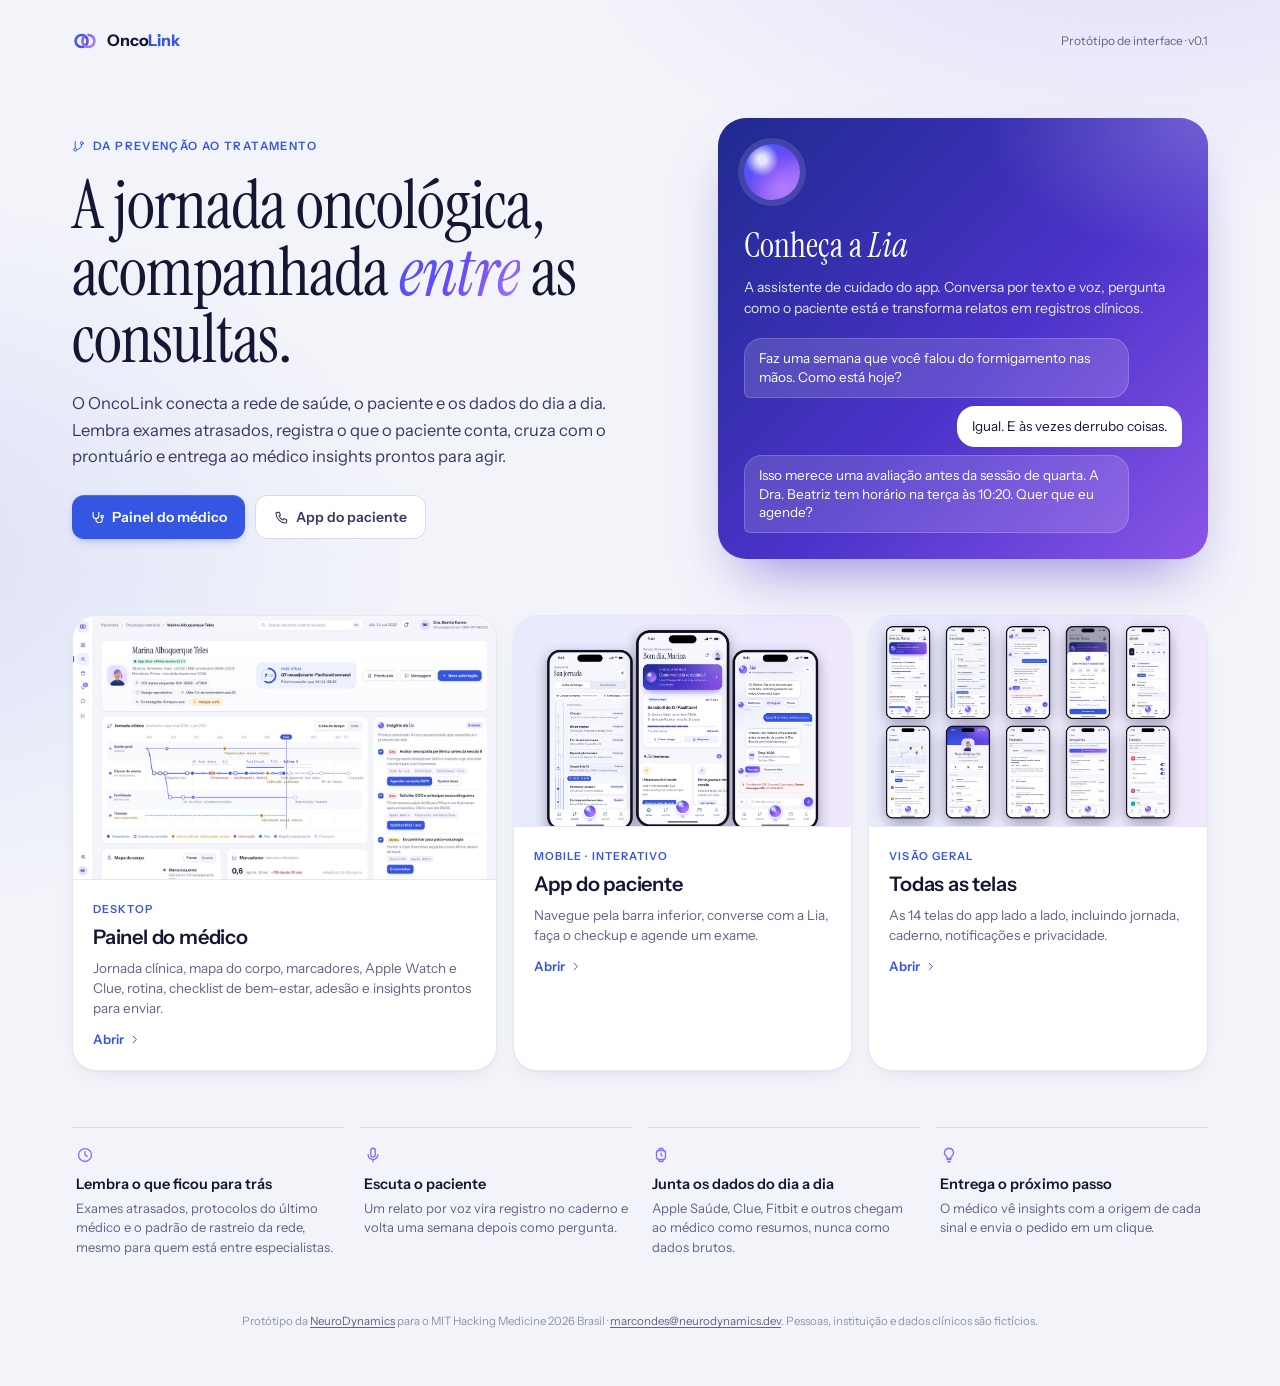
<file: index.html>
<!doctype html>
<html lang="pt-BR">
<head>
<meta charset="utf-8">
<meta name="viewport" content="width=device-width,initial-scale=1">
<title>OncoLink · Protótipo</title>
<meta name="description" content="Protótipo do OncoLink: painel do médico e app do paciente para o acompanhamento contínuo da jornada oncológica, da prevenção ao tratamento.">
<link rel="icon" href="favicon.ico" sizes="any">
<link rel="icon" href="assets/img/favicon.svg" type="image/svg+xml">
<link rel="apple-touch-icon" href="assets/img/apple-touch-icon.png">
<link rel="preconnect" href="https://fonts.googleapis.com">
<link rel="preconnect" href="https://fonts.gstatic.com" crossorigin>
<link href="https://fonts.googleapis.com/css2?family=Instrument+Sans:wght@400;500;600;700&family=Instrument+Serif:ital@0;1&family=IBM+Plex+Mono:wght@400;500&display=swap" rel="stylesheet">
<link rel="stylesheet" href="assets/css/base.css?v=7">
<style>
  body{background:
    radial-gradient(1000px 640px at 88% -12%,rgba(139,108,246,.2),transparent 60%),
    radial-gradient(900px 600px at -10% 40%,rgba(52,86,227,.12),transparent 60%),#F3F4FA}
  .wrap{max-width:1200px;margin:0 auto;padding:28px 32px 56px}
  .bar{display:flex;align-items:center;justify-content:space-between}
  .bar small{font-size:12px;color:var(--muted)}
  .hero{display:grid;grid-template-columns:minmax(0,1.1fr) minmax(0,.9fr);gap:48px;align-items:center;margin:64px 0 56px}
  .kick{display:inline-flex;align-items:center;gap:8px;font-size:11.5px;font-weight:600;letter-spacing:.12em;text-transform:uppercase;color:var(--blue)}
  .hero h1{font-size:clamp(42px,5.6vw,68px);line-height:.98;letter-spacing:-.015em;margin:14px 0 18px}
  .hero h1 em{font-style:italic;background:var(--lia);-webkit-background-clip:text;background-clip:text;color:transparent}
  .hero p{font-size:16.5px;color:var(--ink-2);line-height:1.6;max-width:560px}
  .cta{display:flex;gap:10px;flex-wrap:wrap;margin-top:26px}
  .cta .btn{height:44px;padding:0 18px;font-size:14px;border-radius:12px}
  .lia-box{position:relative;padding:26px;border-radius:28px;color:#fff;overflow:hidden;
    background:linear-gradient(135deg,#1E2A8F 0%,#4B33C9 55%,#8A55E8 100%);box-shadow:0 30px 60px -24px rgba(75,51,201,.6)}
  .lia-box::before{content:"";position:absolute;inset:0;background:radial-gradient(320px 200px at 100% 0%,rgba(255,255,255,.22),transparent 70%)}
  .lia-box>*{position:relative}
  .lia-box .lia-orb{--s:56px;box-shadow:0 0 0 6px rgba(255,255,255,.12)}
  .lia-box h2{font-family:var(--fd);font-weight:400;font-size:34px;margin:16px 0 6px}
  .lia-box h2 i{font-style:italic}
  .lia-box p{font-size:14px;line-height:1.55;color:rgba(255,255,255,.88)}
  .bub{margin-top:18px;display:flex;flex-direction:column;gap:8px}
  .bub span{align-self:flex-start;max-width:88%;font-size:13.5px;line-height:1.4;padding:10px 14px;border-radius:18px 18px 18px 6px;background:rgba(255,255,255,.14);border:1px solid rgba(255,255,255,.18)}
  .bub span.me{align-self:flex-end;border-radius:18px 18px 6px 18px;background:#fff;color:var(--ink)}
  .cards{display:grid;grid-template-columns:1.25fr 1fr 1fr;gap:16px}
  .cardx{display:flex;flex-direction:column;background:#fff;border:1px solid var(--line);border-radius:24px;overflow:hidden;box-shadow:var(--sh-2);transition:transform .2s var(--ease),box-shadow .2s}
  .cardx:hover{transform:translateY(-3px);box-shadow:var(--sh-3)}
  .cardx .pv{aspect-ratio:16/10;background:var(--bg-2);overflow:hidden;border-bottom:1px solid var(--line)}
  .cardx .pv img{width:100%;height:100%;object-fit:cover;object-position:top left;display:block}
  .cardx .pv.ph img{object-position:top center}
  .cardx .bd{padding:18px 20px 20px}
  .cardx small{font-size:11px;font-weight:600;letter-spacing:.1em;text-transform:uppercase;color:var(--blue)}
  .cardx h3{font-size:20px;font-weight:600;letter-spacing:-.01em;margin:4px 0 6px}
  .cardx p{font-size:13.5px;color:var(--muted);line-height:1.5}
  .cardx .go{display:inline-flex;align-items:center;gap:4px;margin-top:12px;font-size:13px;font-weight:600;color:var(--blue)}
  .how{display:grid;grid-template-columns:repeat(4,1fr);gap:16px;margin-top:56px}
  .how div{padding:18px 4px 0;border-top:1px solid var(--line-2)}
  .how .i{color:var(--violet);margin-bottom:10px}
  .how b{display:block;font-size:14.5px;font-weight:600;margin-bottom:4px}
  .how p{font-size:13px;color:var(--muted);line-height:1.5}
  .foot{margin-top:56px;text-align:center}
  .foot a{color:var(--muted);text-decoration:underline;text-underline-offset:2px}
  @media (max-width:960px){.hero{grid-template-columns:1fr;margin:40px 0}.cards{grid-template-columns:1fr 1fr}.cards .cardx:first-child{grid-column:1/-1}.how{grid-template-columns:1fr 1fr}}
  @media (max-width:600px){.wrap{padding:20px 16px 40px}.bar small{display:none}.cards,.how{grid-template-columns:1fr}.cta .btn{flex:1}}
</style>
</head>
<body>
<script src="assets/js/icons.js?v=7"></script>
<div class="wrap">
  <header class="bar">
    <span class="brand"><svg class="brand-mark"><use href="#oncolink-mark"/></svg><b>Onco<span>Link</span></b></span>
    <small>Protótipo de interface · v0.1</small>
  </header>

  <section class="hero">
    <div>
      <span class="kick"><svg class="i xs"><use href="#i-journey"/></svg>Da prevenção ao tratamento</span>
      <h1 class="serif">A jornada oncológica, acompanhada <em>entre</em> as consultas.</h1>
      <p>O OncoLink conecta a rede de saúde, o paciente e os dados do dia a dia. Lembra exames atrasados, registra o que o paciente conta, cruza com o prontuário e entrega ao médico insights prontos para agir.</p>
      <div class="cta">
        <a class="btn primary" href="medico.html"><svg class="i sm"><use href="#i-stetho"/></svg>Painel do médico</a>
        <a class="btn ghost" href="app.html"><svg class="i sm"><use href="#i-phone"/></svg>App do paciente</a>
      </div>
    </div>
    <aside class="lia-box">
      <span class="lia-orb"></span>
      <h2>Conheça a <i>Lia</i></h2>
      <p>A assistente de cuidado do app. Conversa por texto e voz, pergunta como o paciente está e transforma relatos em registros clínicos.</p>
      <div class="bub">
        <span>Faz uma semana que você falou do formigamento nas mãos. Como está hoje?</span>
        <span class="me">Igual. E às vezes derrubo coisas.</span>
        <span>Isso merece uma avaliação antes da sessão de quarta. A Dra. Beatriz tem horário na terça às 10:20. Quer que eu agende?</span>
      </div>
    </aside>
  </section>

  <section class="cards">
    <a class="cardx" href="medico.html">
      <div class="pv"><img src="assets/img/preview-medico.jpg" alt="Prévia do painel do médico" loading="lazy" width="1200" height="750"></div>
      <div class="bd"><small>Desktop</small><h3>Painel do médico</h3><p>Jornada clínica, mapa do corpo, marcadores, Apple Watch e Clue, rotina, checklist de bem-estar, adesão e insights prontos para enviar.</p><span class="go">Abrir<svg class="i xs"><use href="#i-right"/></svg></span></div>
    </a>
    <a class="cardx" href="app.html">
      <div class="pv ph"><img src="assets/img/preview-app.jpg" alt="Prévia do app do paciente" loading="lazy" width="1200" height="750"></div>
      <div class="bd"><small>Mobile · interativo</small><h3>App do paciente</h3><p>Navegue pela barra inferior, converse com a Lia, faça o checkup e agende um exame.</p><span class="go">Abrir<svg class="i xs"><use href="#i-right"/></svg></span></div>
    </a>
    <a class="cardx" href="telas.html">
      <div class="pv ph"><img src="assets/img/preview-telas.jpg" alt="Prévia de todas as telas" loading="lazy" width="1200" height="750"></div>
      <div class="bd"><small>Visão geral</small><h3>Todas as telas</h3><p>As 14 telas do app lado a lado, incluindo jornada, caderno, notificações e privacidade.</p><span class="go">Abrir<svg class="i xs"><use href="#i-right"/></svg></span></div>
    </a>
  </section>

  <section class="how">
    <div><svg class="i"><use href="#i-clock"/></svg><b>Lembra o que ficou para trás</b><p>Exames atrasados, protocolos do último médico e o padrão de rastreio da rede, mesmo para quem está entre especialistas.</p></div>
    <div><svg class="i"><use href="#i-mic"/></svg><b>Escuta o paciente</b><p>Um relato por voz vira registro no caderno e volta uma semana depois como pergunta.</p></div>
    <div><svg class="i"><use href="#i-watch"/></svg><b>Junta os dados do dia a dia</b><p>Apple Saúde, Clue, Fitbit e outros chegam ao médico como resumos, nunca como dados brutos.</p></div>
    <div><svg class="i"><use href="#i-bulb"/></svg><b>Entrega o próximo passo</b><p>O médico vê insights com a origem de cada sinal e envia o pedido em um clique.</p></div>
  </section>

  <p class="proto-note foot">Protótipo da <a href="https://neurodynamics.dev" target="_blank" rel="noopener">NeuroDynamics</a> para o MIT Hacking Medicine 2026 Brasil · <a href="mailto:marcondes@neurodynamics.dev">marcondes@neurodynamics.dev</a>. Pessoas, instituição e dados clínicos são fictícios.</p>
</div>
</body>
</html>
</file>
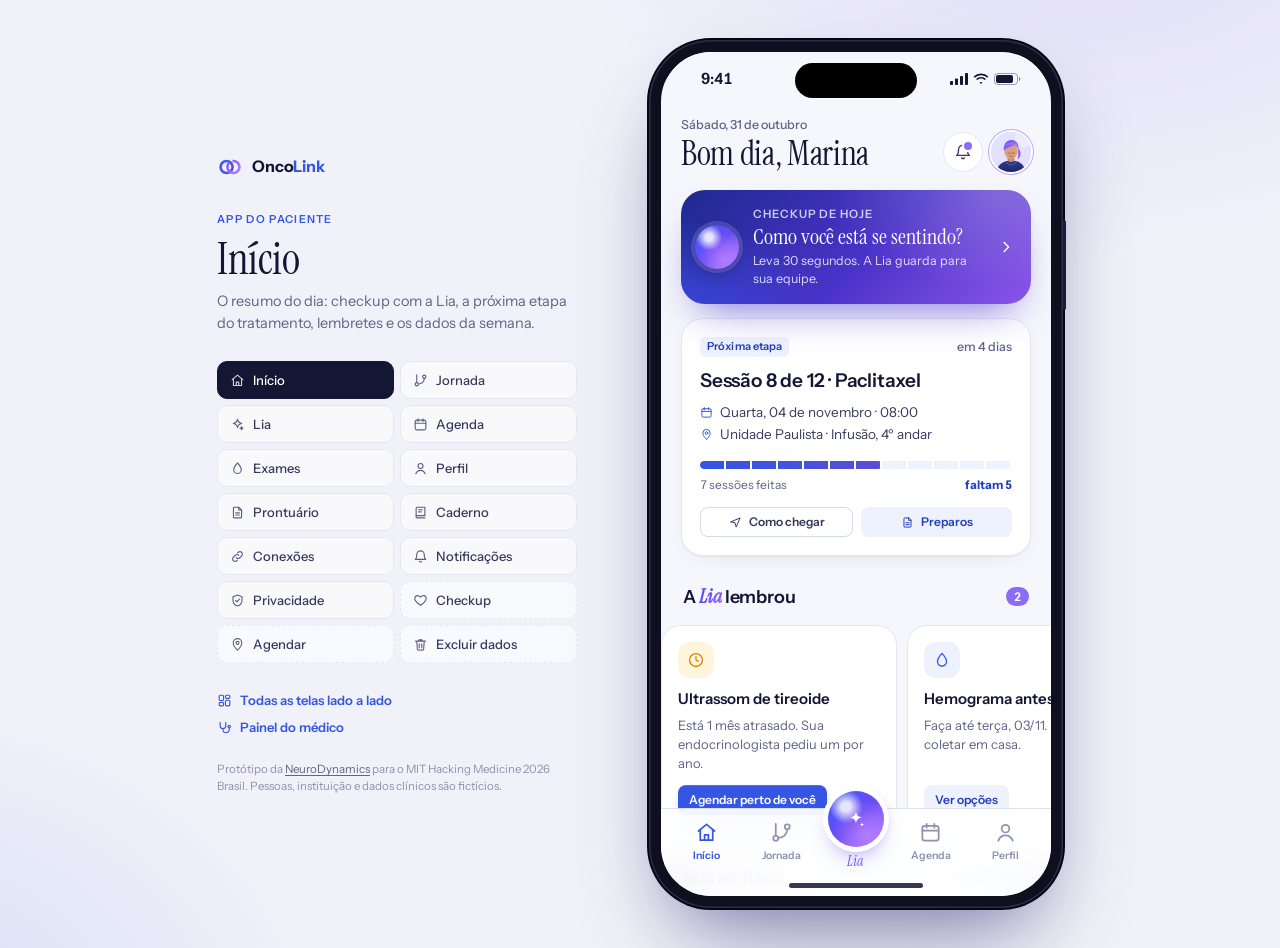
<file: app.html>
<!doctype html>
<html lang="pt-BR">
<head>
<meta charset="utf-8">
<meta name="viewport" content="width=device-width,initial-scale=1,viewport-fit=cover">
<meta name="theme-color" content="#F5F6FB">
<title>OncoLink · App do paciente</title>
<meta name="description" content="Protótipo do app do paciente do OncoLink: jornada, chat com a Lia, agenda, exames, prontuário, caderno e conexões.">
<link rel="icon" href="favicon.ico" sizes="any">
<link rel="icon" href="assets/img/favicon.svg" type="image/svg+xml">
<link rel="apple-touch-icon" href="assets/img/apple-touch-icon.png">
<link rel="manifest" href="manifest.webmanifest">
<meta name="mobile-web-app-capable" content="yes">
<meta name="apple-mobile-web-app-capable" content="yes">
<meta name="apple-mobile-web-app-title" content="OncoLink">
<meta name="apple-mobile-web-app-status-bar-style" content="default">
<link rel="preconnect" href="https://fonts.googleapis.com">
<link rel="preconnect" href="https://fonts.gstatic.com" crossorigin>
<link href="https://fonts.googleapis.com/css2?family=Instrument+Sans:wght@400;500;600;700&family=Instrument+Serif:ital@0;1&family=IBM+Plex+Mono:wght@400;500&display=swap" rel="stylesheet">
<link rel="stylesheet" href="assets/css/base.css?v=7">
<link rel="stylesheet" href="assets/css/app.css?v=7">
</head>
<body class="pa">
<script src="assets/js/icons.js?v=7"></script>

<div class="stage">
  <!-- painel lateral (desktop) -->
  <aside class="side">
    <a class="brand" href="index.html"><svg class="brand-mark"><use href="#oncolink-mark"/></svg><b>Onco<span>Link</span></b></a>
    <p class="side-kicker">App do paciente</p>
    <h1 class="serif side-title" id="sideTitle">Início</h1>
    <p class="side-desc" id="sideDesc"></p>
    <nav class="side-nav" id="sideNav" aria-label="Telas do protótipo"></nav>
    <div class="side-links">
      <a href="telas.html"><svg class="i sm"><use href="#i-grid"/></svg>Todas as telas lado a lado</a>
      <a href="medico.html"><svg class="i sm"><use href="#i-stetho"/></svg>Painel do médico</a>
    </div>
    <p class="proto-note">Protótipo da <a href="https://neurodynamics.dev" target="_blank" rel="noopener">NeuroDynamics</a> para o MIT Hacking Medicine 2026 Brasil. Pessoas, instituição e dados clínicos são fictícios.</p>
  </aside>

  <!-- celular -->
  <div class="phone-wrap">
    <div class="phone">
      <div class="screen" id="screen">
        <div class="status" aria-hidden="true">
          <span class="num">9:41</span>
          <span class="island"></span>
          <span class="sig">
            <svg viewBox="0 0 18 12" width="18" height="12"><rect x="0" y="8" width="3" height="4" rx=".8"/><rect x="5" y="5.5" width="3" height="6.5" rx=".8"/><rect x="10" y="3" width="3" height="9" rx=".8"/><rect x="15" y="0" width="3" height="12" rx=".8"/></svg>
            <svg viewBox="0 0 16 12" width="16" height="12"><path d="M8 2.2c2.4 0 4.6.9 6.2 2.5l1.2-1.2A10.4 10.4 0 0 0 8 .5 10.4 10.4 0 0 0 .6 3.5l1.2 1.2A8.7 8.7 0 0 1 8 2.2zm0 3.4c1.5 0 2.8.6 3.8 1.5L13 5.9A7 7 0 0 0 8 3.9a7 7 0 0 0-5 2l1.2 1.2c1-.9 2.3-1.5 3.8-1.5zm0 3.4c.6 0 1.1.2 1.5.6L8 11.1 6.5 9.6c.4-.4.9-.6 1.5-.6z"/></svg>
            <svg viewBox="0 0 27 12" width="27" height="12"><rect x=".5" y=".5" width="23" height="11" rx="3.2" fill="none" stroke="currentColor" opacity=".4"/><rect x="2" y="2" width="17" height="8" rx="2"/><path d="M25 4v4c.8-.3 1.3-1.1 1.3-2S25.8 4.3 25 4z" opacity=".5"/></svg>
          </span>
        </div>

        <div class="views">

          <!-- ============ INÍCIO ============ -->
          <section class="scr" data-s="inicio">
            <header class="hd">
              <div>
                <small class="hd-k">Sábado, 31 de outubro</small>
                <h1 class="serif">Bom dia, Marina</h1>
              </div>
              <div class="hd-r">
                <button class="ib" data-go="notificacoes" aria-label="Notificações"><svg class="i"><use href="#i-bell"/></svg><i class="badge"></i></button>
                <button class="me-btn" data-go="perfil" aria-label="Perfil"><img src="assets/img/marina.svg" alt="" width="40" height="40"></button>
              </div>
            </header>

            <button class="lia-card" data-open="checkup">
              <span class="lia-orb" style="--s:44px"></span>
              <span class="lc-tx"><small>Checkup de hoje</small><b>Como você está se sentindo?</b><span>Leva 30 segundos. A Lia guarda para sua equipe.</span></span>
              <svg class="i"><use href="#i-right"/></svg>
            </button>

            <article class="card nextc">
              <div class="nc-top"><span class="tag blue">Próxima etapa</span><span class="nc-when">em 4 dias</span></div>
              <h3>Sessão 8 de 12 · Paclitaxel</h3>
              <p class="nc-meta"><svg class="i xs"><use href="#i-calendar"/></svg>Quarta, 04 de novembro · 08:00</p>
              <p class="nc-meta"><svg class="i xs"><use href="#i-pin"/></svg>Unidade Paulista · Infusão, 4º andar</p>
              <div class="prog" style="--p:58.3"><i></i></div>
              <div class="prog-l num"><span>7 sessões feitas</span><span><b>faltam 5</b></span></div>
              <div class="nc-btns">
                <button class="btn ghost sm"><svg class="i xs"><use href="#i-nav"/></svg>Como chegar</button>
                <button class="btn soft sm"><svg class="i xs"><use href="#i-file"/></svg>Preparos</button>
              </div>
            </article>

            <div class="sec-h"><h2>A <span class="lia-name">Lia</span> lembrou</h2><span class="cnt num">2</span></div>
            <div class="hscroll">
              <article class="rem warn">
                <span class="rem-ic"><svg class="i"><use href="#i-clock"/></svg></span>
                <b>Ultrassom de tireoide</b>
                <p>Está 1 mês atrasado. Sua endocrinologista pediu um por ano.</p>
                <button class="btn primary sm" data-open="agendar">Agendar perto de você</button>
              </article>
              <article class="rem">
                <span class="rem-ic"><svg class="i"><use href="#i-drop"/></svg></span>
                <b>Hemograma antes da sessão</b>
                <p>Faça até terça, 03/11. Dá para coletar em casa.</p>
                <button class="btn soft sm" data-go="exames">Ver opções</button>
              </article>
              <article class="rem">
                <span class="rem-ic"><svg class="i"><use href="#i-pill"/></svg></span>
                <b>Omeprazol</b>
                <p>Você esqueceu 2 doses esta semana. Quer um alarme às 7h?</p>
                <button class="btn soft sm">Criar alarme</button>
              </article>
            </div>

            <div class="sec-h"><h2>Sua semana</h2><button class="lnk" data-go="conexoes">Conexões<svg class="i xs"><use href="#i-right"/></svg></button></div>
            <div class="wk">
              <div class="wk-t"><span class="wk-ic b"><svg class="i sm"><use href="#i-steps"/></svg></span><b class="num">6.240</b><small>passos por dia</small></div>
              <div class="wk-t"><span class="wk-ic v"><svg class="i sm"><use href="#i-moon"/></svg></span><b class="num">6h12</b><small>de sono</small></div>
              <div class="wk-t"><span class="wk-ic p"><svg class="i sm"><use href="#i-flame"/></svg></span><b class="num">3×</b><small>exercícios</small></div>
            </div>
            <p class="fine"><svg class="i xs"><use href="#i-lock"/></svg>Do Apple Watch e do Clue. Sua equipe vê só resumos.</p>

            <button class="connect" data-go="conexoes">
              <span class="cn-ics"><img src="assets/img/marcas/fitbit.svg" alt="" width="28" height="28"><img src="assets/img/marcas/health-connect.svg" alt="" width="28" height="28"><img src="assets/img/marcas/garmin.svg" alt="" width="28" height="28"></span>
              <span><b>Conecte mais dados</b><small>Fitbit, Health Connect, Garmin e medidores</small></span>
              <svg class="i sm"><use href="#i-right"/></svg>
            </button>
          </section>

          <!-- ============ JORNADA ============ -->
          <section class="scr" data-s="jornada">
            <header class="hd">
              <div><small class="hd-k">Desde 2019</small><h1 class="serif">Sua jornada</h1></div>
              <div class="hd-r"><button class="ib" aria-label="Compartilhar"><svg class="i"><use href="#i-share"/></svg></button></div>
            </header>
            <div class="seg wide" id="jseg"><button class="on" data-v="linha">Linha do tempo</button><button data-v="trat">Tratamentos</button></div>

            <div id="jv-linha">
              <div class="lanes" id="lanes"></div>
              <div class="jv" id="jv"></div>
            </div>

            <div id="jv-trat" hidden>
              <h3 class="grp">Em andamento</h3>
              <article class="tc">
                <div class="tc-h"><span class="tc-dot" style="--c:#3456E3"></span><b>Paclitaxel semanal</b><span class="tag blue">Em andamento</span></div>
                <p>Quimioterapia neoadjuvante · Câncer de mama</p>
                <div class="prog" style="--p:58.3"><i></i></div>
                <div class="prog-l num"><span>7 de 12 sessões · desde 09/09</span><span>fim previsto 02/12</span></div>
                <div class="tc-ev"><span class="tag warn"><svg class="i xs"><use href="#i-pause"/></svg>1 interrupção</span><span class="tag warn"><svg class="i xs"><use href="#i-alert"/></svg>1 intercorrência</span></div>
              </article>
              <article class="tc">
                <div class="tc-h"><span class="tc-dot" style="--c:#8B6CF6"></span><b>Gosserrelina mensal</b><span class="tag blue">Em andamento</span></div>
                <p>Proteção dos ovários durante a quimioterapia · Fertilidade</p>
                <div class="prog-l num"><span>5 aplicações · desde 02/07</span><span>próxima 26/11</span></div>
              </article>
              <article class="tc">
                <div class="tc-h"><span class="tc-dot" style="--c:#1F9BB8"></span><b>Acompanhamento da tireoide</b><span class="tag warn">Exame atrasado</span></div>
                <p>Ultrassom anual · sem médico responsável desde a alta</p>
              </article>
              <h3 class="grp">Encerrados</h3>
              <article class="tc done">
                <div class="tc-h"><span class="tc-dot" style="--c:#3456E3"></span><b>AC dose densa</b><span class="tag ok">Concluído</span></div>
                <p>4 de 4 ciclos · 01/07 a 19/08/2026</p>
                <div class="tc-ev"><span class="tag bad"><svg class="i xs"><use href="#i-bed"/></svg>1 internação · 3 dias</span><span class="tag ok"><svg class="i xs"><use href="#i-checkc"/></svg>Alta em 27/07</span></div>
              </article>
              <article class="tc done">
                <div class="tc-h"><span class="tc-dot" style="--c:#8B6CF6"></span><b>Preservação da fertilidade</b><span class="tag ok">Concluído</span></div>
                <p>14 óvulos congelados · 19/06/2026</p>
              </article>
              <article class="tc done">
                <div class="tc-h"><span class="tc-dot" style="--c:#C77DDB"></span><b>Septoplastia</b><span class="tag ok">Alta</span></div>
                <p>Cirurgia de desvio de septo · mai/2019</p>
              </article>
            </div>
          </section>

          <!-- ============ LIA ============ -->
          <section class="scr chat-scr" data-s="lia">
            <header class="lia-hd">
              <span class="lia-orb" style="--s:38px"></span>
              <div><b class="lia-name">Lia</b><small><i class="online"></i>Assistente de cuidado da Meridiano</small></div>
              <button class="ib" aria-label="Mais opções"><svg class="i"><use href="#i-more"/></svg></button>
            </header>
            <div class="chat" id="chat">
              <div class="day">Sáb, 24 out</div>
              <div class="m me voice">
                <div class="vb"><span class="play"><svg class="i xs fill"><use href="#i-play"/></svg></span><span class="wave" data-n="26"></span><span class="num dur">0:12</span></div>
                <p class="tr">“Tô sentindo um formigamento na ponta dos dedos, principalmente de manhã. Começou essa semana.”</p>
                <time>19:02</time>
              </div>
              <div class="m lia">
                <p>Obrigada por me contar, Marina. Formigamento pode ser um efeito do paclitaxel, e é importante que sua equipe saiba.</p>
                <div class="rec"><span class="rec-ic"><svg class="i xs"><use href="#i-book"/></svg></span><div><b>Registrado no seu caderno</b><small>Formigamento nas pontas dos dedos · desde 19/10</small></div><span class="rec-sh"><svg class="i xs"><use href="#i-users"/></svg>Equipe</span></div>
                <p>Vou avisar a Dra. Beatriz antes da próxima sessão e te pergunto de novo em alguns dias.</p>
                <time>19:02</time>
              </div>
              <div class="day">Hoje</div>
              <div class="m lia">
                <p>Oi, Marina. Faz uma semana que você falou do formigamento nas mãos. Como está hoje?</p>
                <div class="qr"><button>Melhorou</button><button class="picked">Está igual</button><button>Piorou</button></div>
                <time>09:10</time>
              </div>
              <div class="m me">
                <p>Igual. E às vezes derrubo coisas.</p>
                <time>09:14 <svg class="i xs"><use href="#i-check"/></svg></time>
              </div>
              <div class="m lia">
                <p>Entendi. Isso merece uma avaliação antes da sessão de quarta. A Dra. Beatriz tem horário na terça:</p>
                <div class="slot" id="slot">
                  <div class="sl-d num"><b>03</b>nov</div>
                  <div class="sl-tx"><b>Terça · 10:20</b><small>Dra. Beatriz Kanno · Unidade Paulista · 2,1 km</small></div>
                </div>
                <div class="slot-btns"><button class="btn lia sm" id="slotOk">Agendar</button><button class="btn ghost sm" data-open="agendar">Outros horários</button></div>
                <time>09:14</time>
              </div>
              <div class="safety"><svg class="i xs"><use href="#i-thermo"/></svg><span>Teve febre de 37,8 °C ou mais? Ligue para a <b>Central Oncológica 24h</b>: (11) 4002-8922.</span></div>
            </div>
            <div class="quick" id="quick" hidden>
              <button data-q="sintoma"><svg class="i sm"><use href="#i-thermo"/></svg>Registrar sintoma</button>
              <button data-q="exame"><svg class="i sm"><use href="#i-clip"/></svg>Enviar exame</button>
              <button data-q="contar"><svg class="i sm"><use href="#i-book"/></svg>Contar algo sobre mim</button>
            </div>
            <div class="composer" id="composer">
              <button class="ib plus" id="plusBtn" aria-label="Ações rápidas"><svg class="i"><use href="#i-plus"/></svg></button>
              <label class="cmp-in">
                <input id="msgIn" type="text" placeholder="Conte algo para a Lia…" autocomplete="off">
              </label>
              <button class="mic" id="micBtn" aria-label="Falar com a Lia"><svg class="i"><use href="#i-mic"/></svg></button>
            </div>
            <div class="rec-bar" id="recBar" hidden>
              <span class="rec-dot"></span><span class="num" id="recT">0:00</span>
              <span class="live-wave" id="liveWave"></span>
              <button class="btn sm ghost" id="recCancel">Cancelar</button>
              <button class="mic on" id="recStop" aria-label="Parar e enviar"><svg class="i"><use href="#i-send"/></svg></button>
            </div>
          </section>

          <!-- ============ AGENDA ============ -->
          <section class="scr" data-s="agenda">
            <header class="hd">
              <div><small class="hd-k">Novembro 2026</small><h1 class="serif">Agenda</h1></div>
              <div class="hd-r"><button class="ib" data-open="agendar" aria-label="Novo agendamento"><svg class="i"><use href="#i-plus"/></svg></button></div>
            </header>
            <div class="seg wide"><button class="on">Agendamentos</button><button data-go="exames">Exames</button></div>
            <div class="week" id="week"></div>

            <h3 class="grp">Próximos</h3>
            <article class="ap sug">
              <div class="ap-d num"><small>ter</small><b>03</b></div>
              <div class="ap-b">
                <span class="tag violet"><svg class="i xs"><use href="#i-sparkle"/></svg>Sugerido pela Lia</span>
                <b>Consulta · Dra. Beatriz Kanno</b>
                <small><svg class="i xs"><use href="#i-clock"/></svg>10:20 · Oncologia clínica</small>
                <small><svg class="i xs"><use href="#i-pin"/></svg>Unidade Paulista · 2,1 km</small>
                <div class="ap-btns"><button class="btn primary sm">Confirmar</button><button class="btn ghost sm" data-open="agendar">Remarcar</button></div>
              </div>
            </article>
            <article class="ap">
              <div class="ap-d num"><small>qua</small><b>04</b></div>
              <div class="ap-b">
                <span class="tag blue">Sessão 8 de 12</span>
                <b>Paclitaxel</b>
                <small><svg class="i xs"><use href="#i-clock"/></svg>08:00 · cerca de 3 horas</small>
                <small><svg class="i xs"><use href="#i-pin"/></svg>Unidade Paulista · Infusão, 4º andar</small>
                <p class="ap-note">Leve um casaco e um lanche leve. Hemograma até terça.</p>
              </div>
            </article>
            <article class="ap">
              <div class="ap-d num"><small>sex</small><b>06</b></div>
              <div class="ap-b">
                <span class="tag gray"><svg class="i xs"><use href="#i-globe"/></svg>Teleconsulta</span>
                <b>Nutrição oncológica</b>
                <small><svg class="i xs"><use href="#i-clock"/></svg>15:00 · Camila Duarte</small>
              </div>
            </article>
            <article class="ap">
              <div class="ap-d num"><small>qui</small><b>12</b></div>
              <div class="ap-b">
                <span class="tag gray">Retorno</span>
                <b>Reprodução humana</b>
                <small><svg class="i xs"><use href="#i-clock"/></svg>09:30 · Dr. Rafael Couto</small>
                <small><svg class="i xs"><use href="#i-pin"/></svg>Centro de Reprodução · Itaim · 5,4 km</small>
              </div>
            </article>
            <h3 class="grp">Anteriores</h3>
            <ul class="past">
              <li><span class="num">28/10</span><b>Paclitaxel · sessão 7</b><svg class="i sm ok"><use href="#i-checkc"/></svg></li>
              <li><span class="num">27/10</span><b>Hemograma</b><svg class="i sm ok"><use href="#i-checkc"/></svg></li>
              <li><span class="num">21/10</span><b>Consulta · Dra. Beatriz</b><svg class="i sm ok"><use href="#i-checkc"/></svg></li>
              <li><span class="num">06/10</span><b>Pronto atendimento · infecção urinária</b><svg class="i sm warn"><use href="#i-alert"/></svg></li>
            </ul>
          </section>

          <!-- ============ EXAMES ============ -->
          <section class="scr" data-s="exames">
            <header class="hd sub">
              <button class="back" data-go="agenda"><svg class="i"><use href="#i-left"/></svg>Agenda</button>
            </header>
            <h1 class="serif page-t">Exames</h1>
            <div class="map card" id="map"></div>
            <h3 class="grp">Próximos · perto de você</h3>
            <article class="ex">
              <span class="ex-n" style="--c:#3456E3">1</span>
              <div class="ex-b">
                <div class="ex-t"><b>Hemograma</b><span class="tag blue">Até ter, 03/11</span></div>
                <small>Laboratório Meridiano · Vila Mariana · 1,2 km</small>
                <small class="ok-tx"><svg class="i xs"><use href="#i-check"/></svg>Sem jejum · coleta em casa disponível</small>
                <div class="ap-btns"><button class="btn primary sm" data-open="agendar">Agendar</button><button class="btn ghost sm">Coleta em casa</button></div>
              </div>
            </article>
            <article class="ex">
              <span class="ex-n" style="--c:#5A4ED4">2</span>
              <div class="ex-b">
                <div class="ex-t"><b>Ecocardiograma</b><span class="tag blue">Até 06/11</span></div>
                <small>Unidade Paulista · Cardiologia, 2º andar · 2,1 km</small>
                <small>Pedido pela Dra. Beatriz · controle do coração</small>
              </div>
            </article>
            <article class="ex">
              <span class="ex-n" style="--c:#D58A00">3</span>
              <div class="ex-b">
                <div class="ex-t"><b>Ultrassom de tireoide</b><span class="tag warn">Atrasado</span></div>
                <small>Meridiano Diagnósticos · Moema · 3,4 km</small>
                <small>Pedido anual da endocrinologia · último em 15/09/2025</small>
                <div class="ap-btns"><button class="btn primary sm" data-open="agendar">Agendar</button></div>
              </div>
            </article>
            <h3 class="grp">Recentes</h3>
            <ul class="res">
              <li><span class="res-ic ok"><svg class="i sm"><use href="#i-drop"/></svg></span><div><b>Hemograma</b><small>27/10 · Liberada para a sessão 7</small></div><button class="lnk">Laudo<svg class="i xs"><use href="#i-right"/></svg></button></li>
              <li><span class="res-ic v"><svg class="i sm"><use href="#i-chart"/></svg></span><div><b>Hormônios e reserva ovariana</b><small>21/10 · Comente com o Dr. Rafael no dia 12</small></div><button class="lnk">Laudo<svg class="i xs"><use href="#i-right"/></svg></button></li>
              <li><span class="res-ic ok"><svg class="i sm"><use href="#i-heart"/></svg></span><div><b>Ecocardiograma</b><small>26/08 · Dentro do esperado</small></div><button class="lnk">Laudo<svg class="i xs"><use href="#i-right"/></svg></button></li>
              <li><span class="res-ic"><svg class="i sm"><use href="#i-file"/></svg></span><div><b>Biópsia de mama</b><small>20/05 · Discutido em consulta</small></div><button class="lnk">Laudo<svg class="i xs"><use href="#i-right"/></svg></button></li>
            </ul>
          </section>

          <!-- ============ PERFIL ============ -->
          <section class="scr" data-s="perfil">
            <div class="pf-cover"></div>
            <div class="pf">
              <div class="pf-photo"><img src="assets/img/marina.svg" alt="Foto de Marina" width="112" height="112"><button aria-label="Trocar foto"><svg class="i xs"><use href="#i-edit"/></svg></button></div>
              <h1 class="serif">Marina Albuquerque Teles</h1>
              <p class="num">38 anos · prontuário 0048-2213</p>
              <span class="chip"><svg class="i"><use href="#i-building"/></svg>Vinculada à Meridiano Saúde</span>
            </div>
            <div class="pf-stats">
              <button data-go="conexoes"><b class="num">3</b><small>conexões</small></button>
              <button data-go="caderno"><b class="num">42</b><small>no caderno</small></button>
              <button data-go="jornada"><b class="num">7/12</b><small>sessões</small></button>
            </div>
            <h3 class="grp">Sua saúde</h3>
            <ul class="menu">
              <li><button data-go="prontuario"><span class="mi b"><svg class="i sm"><use href="#i-file"/></svg></span><span><b>Prontuário</b><small>Diagnósticos, medicações e histórico</small></span><svg class="i sm ch"><use href="#i-right"/></svg></button></li>
              <li><button data-go="caderno"><span class="mi v"><svg class="i sm"><use href="#i-book"/></svg></span><span><b>Meu caderno</b><small>O que você contou à Lia</small></span><svg class="i sm ch"><use href="#i-right"/></svg></button></li>
              <li><button data-go="exames"><span class="mi b"><svg class="i sm"><use href="#i-drop"/></svg></span><span><b>Exames</b><small>Resultados e próximos locais</small></span><svg class="i sm ch"><use href="#i-right"/></svg></button></li>
              <li><button data-go="conexoes"><span class="mi v"><svg class="i sm"><use href="#i-link"/></svg></span><span><b>Conexões</b><small>Apple Saúde, Clue e mais</small></span><span class="pill num">3 ativas</span><svg class="i sm ch"><use href="#i-right"/></svg></button></li>
            </ul>
            <h3 class="grp">Equipe de cuidado</h3>
            <ul class="team">
              <li><span class="t-av">BK</span><span><b>Dra. Beatriz Kanno</b><small>Oncologia clínica</small></span><button class="ib sm" aria-label="Mensagem"><svg class="i sm"><use href="#i-msg"/></svg></button></li>
              <li><span class="t-av v">RC</span><span><b>Dr. Rafael Couto</b><small>Reprodução humana</small></span><button class="ib sm" aria-label="Mensagem"><svg class="i sm"><use href="#i-msg"/></svg></button></li>
              <li><span class="t-av g">JP</span><span><b>Joana Prado</b><small>Enfermeira navegadora · 24h</small></span><button class="ib sm" aria-label="Ligar"><svg class="i sm"><use href="#i-phone"/></svg></button></li>
            </ul>
            <h3 class="grp">Conta</h3>
            <ul class="menu">
              <li><button data-go="notificacoes"><span class="mi g"><svg class="i sm"><use href="#i-bell"/></svg></span><span><b>Notificações</b></span><svg class="i sm ch"><use href="#i-right"/></svg></button></li>
              <li><button data-go="privacidade"><span class="mi g"><svg class="i sm"><use href="#i-shield"/></svg></span><span><b>Privacidade e LGPD</b></span><svg class="i sm ch"><use href="#i-right"/></svg></button></li>
            </ul>
            <footer class="about">
              <img src="assets/img/neurodynamics.png" alt="NeuroDynamics" width="36" height="36">
              <p>Protótipo da <a href="https://neurodynamics.dev" target="_blank" rel="noopener">NeuroDynamics</a> para o MIT Hacking Medicine 2026 Brasil.</p>
              <a class="about-mail" href="mailto:marcondes@neurodynamics.dev"><svg class="i xs"><use href="#i-mail"/></svg>marcondes@neurodynamics.dev</a>
            </footer>
          </section>

          <!-- ============ PRONTUÁRIO ============ -->
          <section class="scr" data-s="prontuario">
            <header class="hd sub"><button class="back" data-go="perfil"><svg class="i"><use href="#i-left"/></svg>Perfil</button></header>
            <h1 class="serif page-t">Prontuário</h1>
            <p class="lead">Registro oficial da Meridiano Saúde · atualizado em 28/10</p>
            <div class="seg wide" id="prSeg"><button class="on" data-v="resumo">Resumo</button><button data-v="meds">Medicações</button><button data-v="hist">Histórico</button></div>

            <div data-pr="resumo">
              <article class="card dx">
                <small>Diagnóstico principal</small>
                <b>Carcinoma ductal invasivo · mama esquerda</b>
                <div class="dx-tags"><span class="tag blue">RH+</span><span class="tag blue">HER2−</span><span class="tag blue">Estágio IIA</span></div>
                <p>Em quimioterapia antes da cirurgia (neoadjuvante). Equipe: oncologia clínica, mastologia e reprodução humana.</p>
              </article>
              <ul class="kv">
                <li><span class="kv-ic bad"><svg class="i sm"><use href="#i-alert"/></svg></span><div><small>Alergias</small><b>Sulfa · urticária</b></div></li>
                <li><span class="kv-ic"><svg class="i sm"><use href="#i-heart"/></svg></span><div><small>Outras condições</small><b>Nódulo de tireoide benigno</b></div></li>
                <li><span class="kv-ic"><svg class="i sm"><use href="#i-plus"/></svg></span><div><small>Cirurgias e procedimentos</small><b>Septoplastia (2019) · Cateter implantado (2026)</b></div></li>
                <li><span class="kv-ic v"><svg class="i sm"><use href="#i-users"/></svg></span><div><small>Histórico familiar</small><b>Mãe: câncer de endométrio · Avó: câncer de ovário</b></div></li>
                <li><span class="kv-ic"><svg class="i sm"><use href="#i-drop"/></svg></span><div><small>Tipo sanguíneo</small><b>O positivo</b></div></li>
              </ul>
            </div>

            <div data-pr="meds" hidden>
              <p class="lead">Marque quando tomar. Sua equipe vê a adesão das últimas 4 semanas.</p>
              <ul class="medl" id="medl"></ul>
            </div>

            <div data-pr="hist" hidden>
              <ul class="hl">
                <li><span class="hl-y num">2026</span><div><b>Internação por neutropenia febril</b><small>24 a 27/07 · alta sem sequelas</small></div></li>
                <li><span class="hl-y num">2026</span><div><b>Congelamento de óvulos</b><small>19/06 · 14 óvulos</small></div></li>
                <li><span class="hl-y num">2026</span><div><b>Implante de cateter</b><small>24/06 · para a quimioterapia</small></div></li>
                <li><span class="hl-y num">2026</span><div><b>Diagnóstico de câncer de mama</b><small>27/05 · biópsia de 20/05</small></div></li>
                <li><span class="hl-y num">2023</span><div><b>Nódulo de tireoide</b><small>Punção benigna · ultrassom anual</small></div></li>
                <li><span class="hl-y num">2019</span><div><b>Septoplastia</b><small>Cirurgia de desvio de septo</small></div></li>
              </ul>
            </div>
          </section>

          <!-- ============ CADERNO ============ -->
          <section class="scr" data-s="caderno">
            <header class="hd sub"><button class="back" data-go="perfil"><svg class="i"><use href="#i-left"/></svg>Perfil</button></header>
            <h1 class="serif page-t">Meu caderno</h1>
            <p class="lead">O que você contou à Lia e quer que sua equipe leve em conta. Você decide o que é compartilhado.</p>
            <button class="btn lia block" data-go="lia"><span class="lia-orb still" style="--s:20px"></span>Contar algo à Lia</button>
            <div class="nb" id="nb"></div>
          </section>

          <!-- ============ CONEXÕES ============ -->
          <section class="scr" data-s="conexoes">
            <header class="hd sub"><button class="back" data-go="perfil"><svg class="i"><use href="#i-left"/></svg>Perfil</button></header>
            <h1 class="serif page-t">Conexões</h1>
            <p class="lead">Conecte apps e dispositivos. Sua equipe vê resumos, como “se exercitou 3 vezes por semana”, e nunca os dados brutos.</p>

            <h3 class="grp">Conectados</h3>
            <article class="svc-card open">
              <div class="svc-h">
                <img class="svc-ic" src="assets/img/marcas/apple-saude.svg" alt="" width="40" height="40">
                <span><b>Apple Saúde</b><small><i class="on-dot"></i>Sincronizado há 12 min</small></span>
                <svg class="i sm ch"><use href="#i-up"/></svg>
              </div>
              <ul class="perm">
                <li><span><svg class="i xs"><use href="#i-steps"/></svg>Passos e exercícios</span><label class="sw"><input type="checkbox" checked><i></i></label></li>
                <li><span><svg class="i xs"><use href="#i-moon"/></svg>Sono</span><label class="sw"><input type="checkbox" checked><i></i></label></li>
                <li><span><svg class="i xs"><use href="#i-heart"/></svg>Frequência cardíaca</span><label class="sw"><input type="checkbox" checked><i></i></label></li>
                <li><span><svg class="i xs"><use href="#i-scale"/></svg>Peso</span><label class="sw"><input type="checkbox"><i></i></label></li>
              </ul>
              <p class="svc-note"><img src="assets/img/marcas/apple.svg" alt="" width="16" height="16">Inclui os dados do seu Apple Watch</p>
            </article>
            <article class="svc-card">
              <div class="svc-h">
                <img class="svc-ic" src="assets/img/marcas/clue.svg" alt="" width="40" height="40">
                <span><b>Clue</b><small><i class="on-dot"></i>Ciclo e sintomas · hoje, 07:30</small></span>
                <svg class="i sm ch"><use href="#i-down"/></svg>
              </div>
            </article>

            <h3 class="grp">Disponíveis</h3>
            <ul class="avail">
              <li><img class="svc-ic" src="assets/img/marcas/fitbit.svg" alt="" width="40" height="40"><span><b>Fitbit</b><small>Atividade, sono e FC</small></span><button class="btn soft sm" data-connect>Conectar</button></li>
              <li><img class="svc-ic" src="assets/img/marcas/health-connect.svg" alt="" width="40" height="40"><span><b>Health Connect</b><small>Android · dados do celular</small></span><button class="btn soft sm" data-connect>Conectar</button></li>
              <li><img class="svc-ic" src="assets/img/marcas/garmin.svg" alt="" width="40" height="40"><span><b>Garmin Connect</b><small>Treinos e recuperação</small></span><button class="btn soft sm" data-connect>Conectar</button></li>
              <li><span class="svc-ic" style="background:#5A4ED4"><svg class="i"><use href="#i-gauge"/></svg></span><span><b>Medidor de pressão</b><small>Bluetooth</small></span><button class="btn soft sm" data-connect>Parear</button></li>
              <li><span class="svc-ic" style="background:#3456E3"><svg class="i"><use href="#i-scale"/></svg></span><span><b>Balança inteligente</b><small>Bluetooth</small></span><button class="btn soft sm" data-connect>Parear</button></li>
            </ul>
            <button class="privacy" data-go="privacidade"><svg class="i"><use href="#i-shield"/></svg><p><b>Seus dados, suas regras.</b> Você pode desconectar quando quiser. A Meridiano só usa esses dados para o seu cuidado.</p><svg class="i sm ch"><use href="#i-right"/></svg></button>
          </section>

          <!-- ============ NOTIFICAÇÕES ============ -->
          <section class="scr" data-s="notificacoes">
            <header class="hd sub"><button class="back" data-go="perfil"><svg class="i"><use href="#i-left"/></svg>Perfil</button></header>
            <h1 class="serif page-t">Notificações</h1>
            <p class="lead">A Lia avisa sobre exames, consultas e quando quer saber como você está.</p>
            <article class="card push-card" id="pushCard"></article>
            <h3 class="grp">Recentes</h3>
            <ul class="inbox">
              <li data-go="lia"><span class="lia-orb still" style="--s:30px"></span><div><b>Lia</b><p>Faz uma semana que você falou do formigamento. Como está hoje?</p></div><time>09:10</time></li>
              <li data-go="exames"><span class="ib-ic"><svg class="i sm"><use href="#i-drop"/></svg></span><div><b>Hemograma antes da sessão</b><p>Faça até terça, 03/11.</p></div><time>ontem</time></li>
              <li data-go="agenda"><span class="ib-ic"><svg class="i sm"><use href="#i-calendar"/></svg></span><div><b>Sessão 8 confirmada</b><p>Quarta, 04/11, às 08:00.</p></div><time>qui</time></li>
            </ul>
            <h3 class="grp">O que receber</h3>
            <ul class="toggles">
              <li><span>Mensagens da Lia</span><label class="sw"><input type="checkbox" data-pref="lia" checked><i></i></label></li>
              <li><span>Exames e resultados</span><label class="sw"><input type="checkbox" data-pref="exames" checked><i></i></label></li>
              <li><span>Consultas e sessões</span><label class="sw"><input type="checkbox" data-pref="consultas" checked><i></i></label></li>
              <li><span>Medicações</span><label class="sw"><input type="checkbox" data-pref="meds" checked><i></i></label></li>
              <li><span>Silenciar das 22h às 7h</span><label class="sw"><input type="checkbox" data-pref="silencio" checked><i></i></label></li>
            </ul>
          </section>

          <!-- ============ PRIVACIDADE (LGPD) ============ -->
          <section class="scr" data-s="privacidade">
            <header class="hd sub"><button class="back" data-go="perfil"><svg class="i"><use href="#i-left"/></svg>Perfil</button></header>
            <h1 class="serif page-t">Privacidade</h1>
            <p class="lead">Seus dados de saúde são dados sensíveis pela LGPD. Você decide o que é compartilhado e pode pedir a exclusão quando quiser.</p>
            <h3 class="grp">Consentimentos</h3>
            <ul class="toggles">
              <li><span><b>Equipe da Meridiano Saúde</b><small>Necessário para a Lia acompanhar seu cuidado</small></span><label class="sw"><input type="checkbox" checked data-cons="equipe"><i></i></label></li>
              <li><span><b>Apps e dispositivos</b><small>Resumos do Apple Saúde e do Clue</small></span><label class="sw"><input type="checkbox" checked data-cons="apps"><i></i></label></li>
              <li><span><b>Pesquisa anonimizada</b><small>Ajuda a rede a melhorar o rastreio</small></span><label class="sw"><input type="checkbox" data-cons="pesquisa"><i></i></label></li>
            </ul>
            <h3 class="grp">Seus direitos</h3>
            <ul class="menu">
              <li><button id="btnBaixar"><span class="mi b"><svg class="i sm"><use href="#i-download"/></svg></span><span><b>Baixar meus dados</b><small>Cópia em arquivo, para guardar ou levar a outro serviço</small></span><svg class="i sm ch"><use href="#i-right"/></svg></button></li>
              <li><button data-go="caderno"><span class="mi b"><svg class="i sm"><use href="#i-edit"/></svg></span><span><b>Corrigir informações</b><small>Edite o que você contou à Lia</small></span><svg class="i sm ch"><use href="#i-right"/></svg></button></li>
              <li><button id="btnAcessos"><span class="mi b"><svg class="i sm"><use href="#i-eye"/></svg></span><span><b>Quem acessou meus dados</b><small>Equipe e serviços nos últimos 30 dias</small></span><svg class="i sm ch"><use href="#i-right"/></svg></button></li>
            </ul>
            <button class="del-row" data-open="excluir"><svg class="i sm"><use href="#i-trash"/></svg><span><b>Solicitar exclusão dos dados</b><small>Apaga o que você registrou no app</small></span><svg class="i sm"><use href="#i-right"/></svg></button>
            <p class="fine">Encarregado de dados (DPO) da Meridiano Saúde · resposta em até 15 dias.</p>
          </section>
        </div>

        <!-- barra inferior -->
        <nav class="tabbar" id="tabbar" aria-label="Navegação do app">
          <button data-go="inicio" data-tab="inicio"><svg class="i"><use href="#i-home"/></svg><span>Início</span></button>
          <button data-go="jornada" data-tab="jornada"><svg class="i"><use href="#i-journey"/></svg><span>Jornada</span></button>
          <button data-go="lia" data-tab="lia" class="tb-lia" aria-label="Lia"><span class="lia-orb" style="--s:56px"><svg class="i fill"><use href="#i-sparkle"/></svg></span><span>Lia</span></button>
          <button data-go="agenda" data-tab="agenda"><svg class="i"><use href="#i-calendar"/></svg><span>Agenda</span></button>
          <button data-go="perfil" data-tab="perfil"><svg class="i"><use href="#i-user"/></svg><span>Perfil</span></button>
        </nav>

        <!-- ============ CHECKUP (pop-up) ============ -->
        <div class="sheet-bg" data-sheet="checkup" hidden>
          <div class="sheet" role="dialog" aria-modal="true" aria-labelledby="ckT">
            <span class="grab"></span>
            <button class="ib close" data-close aria-label="Fechar"><svg class="i"><use href="#i-x"/></svg></button>
            <div class="ck-step" data-step="1">
              <span class="lia-orb" style="--s:46px"></span>
              <h2 class="serif" id="ckT">Como você está se sentindo hoje?</h2>
              <div class="faces" id="faces"></div>
              <p class="faces-l" id="facesL">Toque em uma opção</p>
              <h4>Algo novo desde o último checkup?</h4>
              <div class="sym" id="sym">
                <button>Cansaço</button><button>Náusea</button><button>Formigamento</button><button>Dor</button>
                <button data-alert>Febre</button><button>Sono ruim</button><button>Ansiedade</button><button data-none>Nada de novo</button>
              </div>
              <h4>Sua energia hoje <span class="num" id="enV">6</span><small>/10</small></h4>
              <input type="range" min="0" max="10" value="6" id="energy" class="range">
              <button class="speak"><svg class="i sm"><use href="#i-mic"/></svg>Prefere falar? Conte para a Lia</button>
              <button class="btn primary block lg" id="ckSend">Enviar para a Lia</button>
            </div>
            <div class="ck-step done" data-step="2" hidden>
              <div class="ok-orb"><svg class="i lg"><use href="#i-check"/></svg></div>
              <h2 class="serif">Obrigada, Marina.</h2>
              <p class="lead c" id="ckMsg">Anotei no seu caderno. Sua equipe recebe o resumo da semana na segunda.</p>
              <div class="alert-card" id="ckAlert" hidden>
                <svg class="i"><use href="#i-thermo"/></svg>
                <div><b>Febre durante a quimioterapia é urgente.</b><p>Meça a temperatura. Se for 37,8 °C ou mais, ligue agora para a Central Oncológica 24h.</p>
                <button class="btn sm danger"><svg class="i xs"><use href="#i-phone"/></svg>Ligar · (11) 4002-8922</button></div>
              </div>
              <button class="btn ghost block" data-close>Voltar ao início</button>
            </div>
          </div>
        </div>

        <!-- ============ AGENDAR (pop-up) ============ -->
        <div class="sheet-bg" data-sheet="agendar" hidden>
          <div class="sheet" role="dialog" aria-modal="true" aria-labelledby="agT">
            <span class="grab"></span>
            <button class="ib close" data-close aria-label="Fechar"><svg class="i"><use href="#i-x"/></svg></button>
            <div class="ag-step" data-step="1">
              <small class="sh-k">Agendar exame</small>
              <h2 class="serif" id="agT">Ultrassom de tireoide</h2>
              <p class="lead">Não precisa de jejum.</p>
              <div class="combo">
                <div class="combo-h"><span class="lia-orb still" style="--s:20px"></span><b>Aproveite a ida de quarta</b></div>
                <p>Você já vai à Unidade Paulista na quarta, 04/11, para a sessão 8. Dá para fazer o ultrassom e o ecocardiograma antes, no mesmo lugar.</p>
                <ol class="combo-l">
                  <li><span class="num">07:00</span><div><b>Ultrassom de tireoide</b><small>Imagem, 1º andar</small></div></li>
                  <li><span class="num">07:30</span><div><b>Ecocardiograma</b><small>Cardiologia, 2º andar · pedido até 06/11</small></div></li>
                  <li class="fix"><span class="num">08:00</span><div><b>Sessão 8 de 12 · Paclitaxel</b><small>Infusão, 4º andar · já marcada</small></div></li>
                </ol>
                <div class="combo-f"><span class="tag ok">1 ida em vez de 3</span><button class="btn lia sm" id="comboOk">Agendar os dois</button></div>
              </div>
              <h4>Ou escolha outro local</h4>
              <div class="locs" id="locs">
                <label class="loc"><input type="radio" name="loc" checked><span class="loc-b"><b>Meridiano Diagnósticos · Moema</b><small><svg class="i xs"><use href="#i-pin"/></svg>3,4 km · 12 min de carro</small></span><span class="loc-n num">seg 09/11</span></label>
                <label class="loc"><input type="radio" name="loc"><span class="loc-b"><b>Unidade Paulista</b><small><svg class="i xs"><use href="#i-pin"/></svg>2,1 km · no dia da sua sessão</small></span><span class="loc-n num">qua 04/11</span></label>
                <label class="loc"><input type="radio" name="loc"><span class="loc-b"><b>Unidade Vila Mariana</b><small><svg class="i xs"><use href="#i-pin"/></svg>4,0 km · 15 min de carro</small></span><span class="loc-n num">ter 10/11</span></label>
              </div>
              <h4>Horários</h4>
              <div class="times" id="times"><button>07:40</button><button class="on">08:20</button><button>09:00</button><button>10:40</button><button>14:00</button><button>16:20</button></div>
              <button class="btn primary block lg" id="agOk">Confirmar agendamento</button>
            </div>
            <div class="ag-step done" data-step="2" hidden>
              <div class="ok-orb"><svg class="i lg"><use href="#i-calendar"/></svg></div>
              <h2 class="serif">Agendado!</h2>
              <p class="lead c" id="agMsg">Ultrassom de tireoide · seg, 09/11 · 08:20<br>Meridiano Diagnósticos · Moema</p>
              <p class="fine c" id="agFine">A Lia te lembra na véspera.</p>
              <button class="btn ghost block" data-close>Fechar</button>
            </div>
          </div>
        </div>

        <!-- ============ EXCLUIR DADOS (pop-up) ============ -->
        <div class="sheet-bg" data-sheet="excluir" hidden>
          <div class="sheet" role="dialog" aria-modal="true" aria-labelledby="exT">
            <span class="grab"></span>
            <button class="ib close" data-close aria-label="Fechar"><svg class="i"><use href="#i-x"/></svg></button>
            <div class="ex-step" data-step="1">
              <small class="sh-k bad-k">LGPD · art. 18</small>
              <h2 class="serif" id="exT">Excluir meus dados</h2>
              <p class="lead">Escolha o que apagar. O pedido vai para o encarregado de dados da Meridiano Saúde.</p>
              <div class="locs" id="exScope">
                <label class="loc"><input type="radio" name="ex" value="tudo" checked><span class="loc-b"><b>Tudo o que registrei no app</b><small>Caderno, conversas, checkups e conexões</small></span></label>
                <label class="loc"><input type="radio" name="ex" value="apps"><span class="loc-b"><b>Só dados de apps e dispositivos</b><small>Apple Saúde, Apple Watch e Clue</small></span></label>
                <label class="loc"><input type="radio" name="ex" value="chat"><span class="loc-b"><b>Só conversas e caderno</b><small>O que você contou à Lia</small></span></label>
              </div>
              <div class="keep"><svg class="i sm"><use href="#i-info"/></svg><p>O prontuário e os exames da rede continuam guardados por 20 anos, como exige a Lei 13.787/2018.</p></div>
              <label class="ack"><input type="checkbox" id="exAck"><span>Entendo que a Lia deixa de acompanhar o que for excluído.</span></label>
              <button class="btn block lg danger" id="exOk" disabled>Solicitar exclusão</button>
            </div>
            <div class="ex-step done" data-step="2" hidden>
              <div class="ok-orb plain"><svg class="i lg"><use href="#i-check"/></svg></div>
              <h2 class="serif">Pedido registrado</h2>
              <p class="lead c">Protocolo <b class="num" id="exProt"></b><br>Você recebe a confirmação em até 15 dias, aqui e por e-mail.</p>
              <button class="btn ghost block" data-close>Fechar</button>
            </div>
          </div>
        </div>

        <!-- notificação push (demonstração dentro da moldura) -->
        <button class="pushb" id="pushb" data-go="lia" hidden>
          <img src="assets/img/icone-192.png" alt="" width="38" height="38">
          <span><small>OncoLink<em>agora</em></small><b>Lia</b><span>Faz uma semana que você falou do formigamento. Como está hoje?</span></span>
        </button>

        <div class="ptoast" id="ptoast" role="status" aria-live="polite"></div>
      </div>
    </div>
  </div>
</div>

<script src="assets/js/push-config.js?v=7"></script>
<script src="assets/js/data.js?v=7"></script>
<script src="assets/js/app.js?v=7"></script>
</body>
</html>
</file>
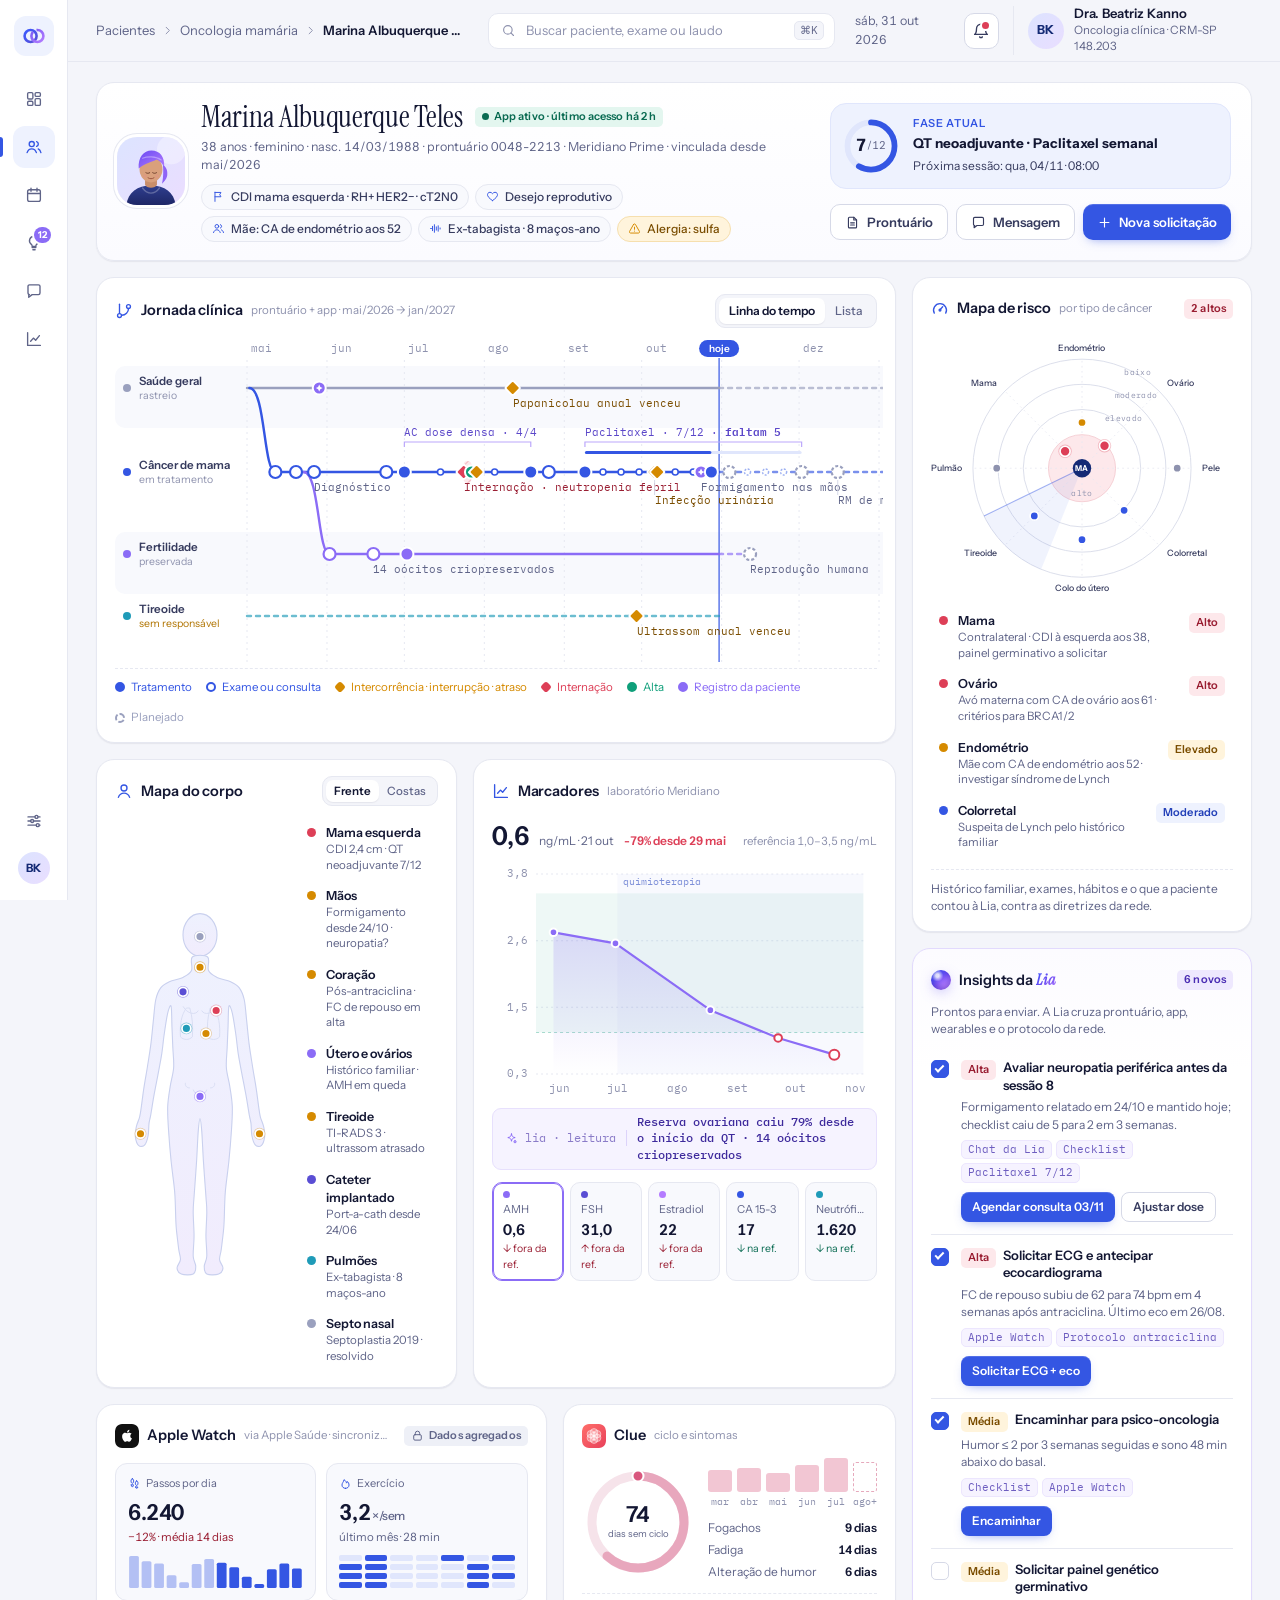
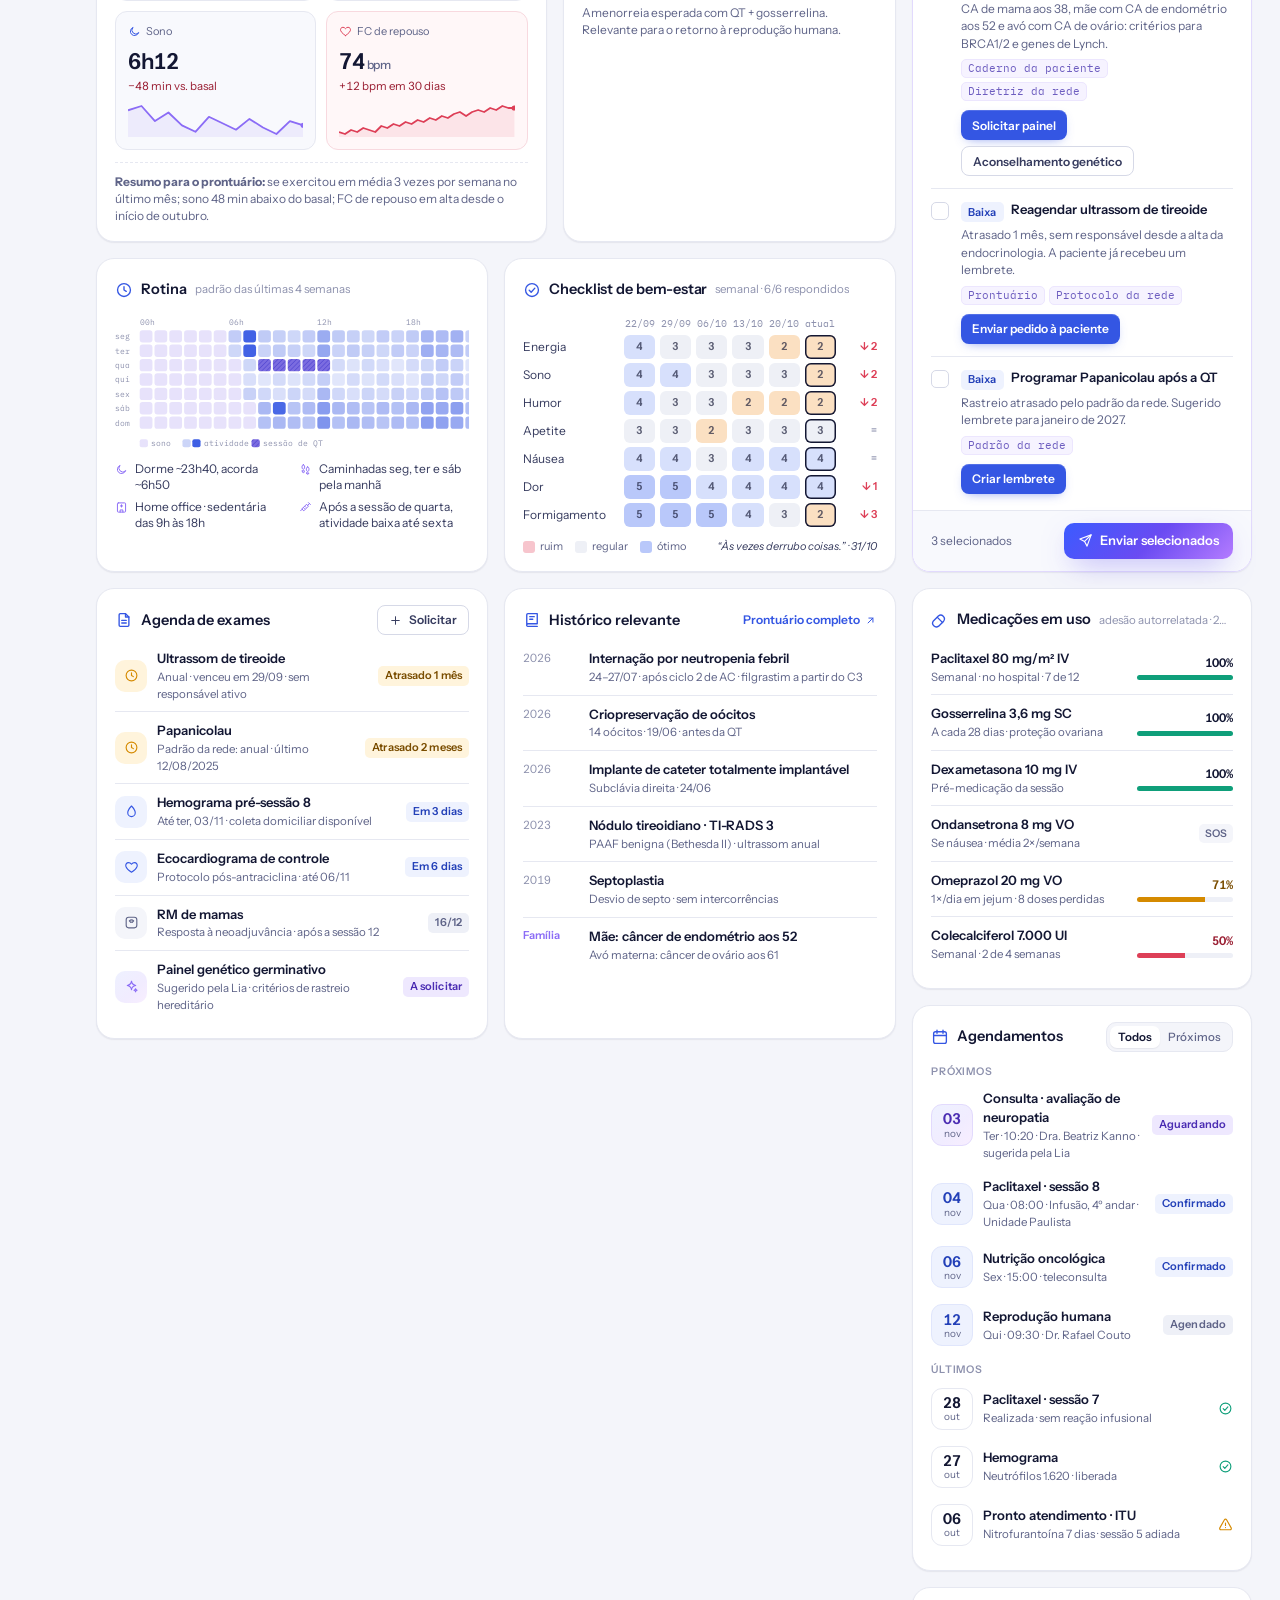
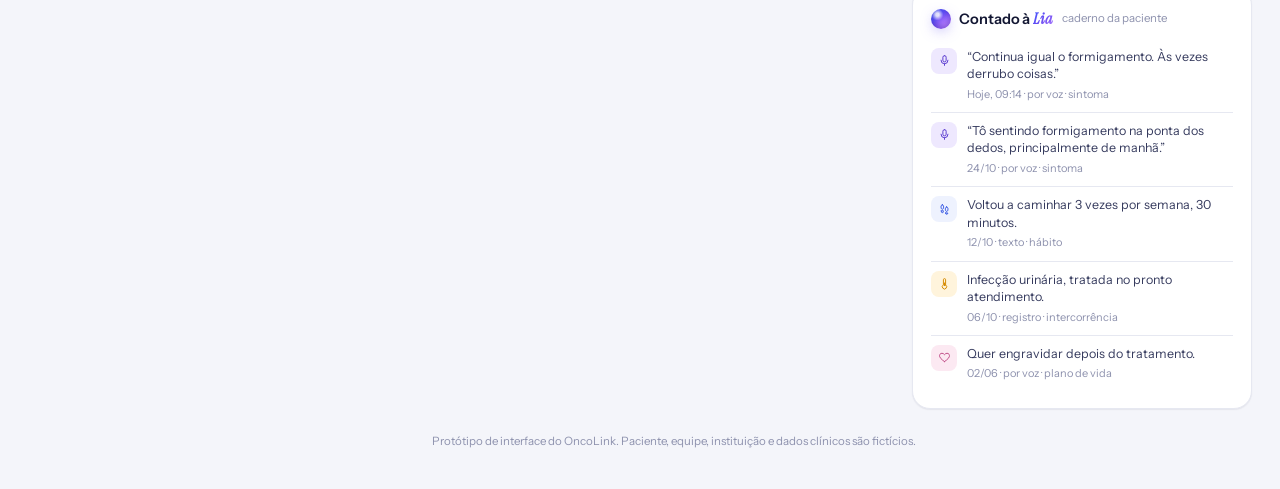
<file: medico.html>
<!doctype html>
<html lang="pt-BR">
<head>
<meta charset="utf-8">
<meta name="viewport" content="width=device-width,initial-scale=1">
<title>OncoLink · Painel do médico</title>
<meta name="description" content="Protótipo do painel clínico do OncoLink: jornada, sinais de wearables, marcadores, adesão e insights prontos para enviar.">
<link rel="icon" href="favicon.ico" sizes="any">
<link rel="icon" href="assets/img/favicon.svg" type="image/svg+xml">
<link rel="apple-touch-icon" href="assets/img/apple-touch-icon.png">
<link rel="preconnect" href="https://fonts.googleapis.com">
<link rel="preconnect" href="https://fonts.gstatic.com" crossorigin>
<link href="https://fonts.googleapis.com/css2?family=Instrument+Sans:wght@400;500;600;700&family=Instrument+Serif:ital@0;1&family=IBM+Plex+Mono:wght@400;500&display=swap" rel="stylesheet">
<link rel="stylesheet" href="assets/css/base.css?v=7">
<link rel="stylesheet" href="assets/css/medico.css?v=7">
</head>
<body class="md">
<script src="assets/js/icons.js?v=7"></script>

<aside class="rail" aria-label="Navegação principal">
  <a class="rail-logo" href="index.html" title="OncoLink"><svg class="brand-mark"><use href="#oncolink-mark"/></svg></a>
  <nav class="rail-nav">
    <a href="#" title="Visão geral"><svg class="i"><use href="#i-grid"/></svg></a>
    <a href="#" class="on" title="Pacientes"><svg class="i"><use href="#i-users"/></svg></a>
    <a href="#" title="Agenda"><svg class="i"><use href="#i-calendar"/></svg></a>
    <a href="#" title="Insights"><svg class="i"><use href="#i-bulb"/></svg><em>12</em></a>
    <a href="#" title="Mensagens"><svg class="i"><use href="#i-msg"/></svg></a>
    <a href="#" title="Relatórios"><svg class="i"><use href="#i-chart"/></svg></a>
  </nav>
  <div class="rail-foot">
    <a href="#" title="Configurações"><svg class="i"><use href="#i-sliders"/></svg></a>
    <span class="av sm" title="Dra. Beatriz Kanno">BK</span>
  </div>
</aside>

<div class="shell">
  <header class="top">
    <div class="crumbs">
      <a href="#">Pacientes</a><svg class="i xs"><use href="#i-right"/></svg>
      <a href="#">Oncologia mamária</a><svg class="i xs"><use href="#i-right"/></svg>
      <b>Marina Albuquerque Teles</b>
    </div>
    <label class="search">
      <svg class="i sm"><use href="#i-search"/></svg>
      <input type="search" placeholder="Buscar paciente, exame ou laudo">
      <kbd>⌘K</kbd>
    </label>
    <div class="top-r">
      <span class="today num">sáb, 31 out 2026</span>
      <button class="btn icon ghost bell" title="Notificações"><svg class="i"><use href="#i-bell"/></svg><i></i></button>
      <div class="me">
        <span class="av">BK</span>
        <span><b>Dra. Beatriz Kanno</b><small>Oncologia clínica · CRM-SP 148.203</small></span>
      </div>
    </div>
  </header>

  <main class="page">
    <!-- cabeçalho da paciente -->
    <section class="pt card">
      <div class="pt-id">
        <img class="pt-photo" src="assets/img/marina.svg" alt="Foto de Marina" width="68" height="68">
        <div>
          <div class="pt-name-row">
            <h1 class="serif">Marina Albuquerque Teles</h1>
            <span class="tag ok"><span class="dot"></span>App ativo · último acesso há 2 h</span>
          </div>
          <p class="pt-meta num">38 anos · feminino · nasc. 14/03/1988 · prontuário 0048-2213 · Meridiano Prime · vinculada desde mai/2026</p>
          <div class="pt-tags">
            <span class="chip"><svg class="i"><use href="#i-flag"/></svg>CDI mama esquerda · RH+ HER2− · cT2N0</span>
            <span class="chip"><svg class="i"><use href="#i-heart"/></svg>Desejo reprodutivo</span>
            <span class="chip"><svg class="i"><use href="#i-users"/></svg>Mãe: CA de endométrio aos 52</span>
            <span class="chip"><svg class="i"><use href="#i-wave"/></svg>Ex-tabagista · 8 maços-ano</span>
            <span class="chip warn-chip"><svg class="i"><use href="#i-alert"/></svg>Alergia: sulfa</span>
          </div>
        </div>
      </div>
      <div class="pt-phase">
        <div class="ring" style="--p:58.3">
          <svg viewBox="0 0 44 44"><circle cx="22" cy="22" r="18.5"/><circle class="v" cx="22" cy="22" r="18.5"/></svg>
          <span class="num"><b>7</b>/12</span>
        </div>
        <div>
          <small>Fase atual</small>
          <b>QT neoadjuvante · Paclitaxel semanal</b>
          <span class="num">Próxima sessão: qua, 04/11 · 08:00</span>
        </div>
      </div>
      <div class="pt-act">
        <button class="btn ghost"><svg class="i sm"><use href="#i-file"/></svg>Prontuário</button>
        <button class="btn ghost"><svg class="i sm"><use href="#i-msg"/></svg>Mensagem</button>
        <button class="btn primary"><svg class="i sm"><use href="#i-plus"/></svg>Nova solicitação</button>
      </div>
    </section>

    <div class="layout">
      <div class="col-main">

        <!-- jornada clínica -->
        <section class="card w-journey">
          <header class="w-h">
            <div class="w-t"><svg class="i"><use href="#i-journey"/></svg><h3>Jornada clínica</h3><span class="w-src">prontuário + app · mai/2026 → jan/2027</span></div>
            <div class="w-a">
              <div class="seg" role="tablist">
                <button class="on">Linha do tempo</button><button>Lista</button>
              </div>
            </div>
          </header>
          <div class="jg-wrap"><div id="jgraph" class="jgraph"></div></div>
          <footer class="jg-legend" id="jlegend"></footer>
        </section>

        <div class="row r2">
          <!-- mapa do corpo -->
          <section class="card w-body">
            <header class="w-h">
              <div class="w-t"><svg class="i"><use href="#i-user"/></svg><h3>Mapa do corpo</h3></div>
              <div class="w-a"><div class="seg sm"><button class="on">Frente</button><button>Costas</button></div></div>
            </header>
            <div class="body-wrap">
              <div class="body-fig" id="bodyfig"></div>
              <ul class="body-list" id="bodylist"></ul>
            </div>
          </section>

          <!-- marcadores -->
          <section class="card w-markers">
            <header class="w-h">
              <div class="w-t"><svg class="i"><use href="#i-chart"/></svg><h3>Marcadores</h3><span class="w-src">laboratório Meridiano</span></div>
            </header>
            <div class="mk-head" id="mkhead"></div>
            <div class="mk-chart" id="mkchart"></div>
            <div class="lens inline" id="mklens"></div>
            <div class="mk-table" id="mktable"></div>
          </section>
        </div>

        <div class="row r3">
          <!-- apple watch -->
          <section class="card w-watch">
            <header class="w-h">
              <div class="w-t"><img class="svc" src="assets/img/marcas/apple.svg" alt="" width="24" height="24"><h3>Apple Watch</h3><span class="w-src">via Apple Saúde · sincronizado há 12 min</span></div>
              <div class="w-a"><span class="tag gray"><svg class="i xs"><use href="#i-lock"/></svg>Dados agregados</span></div>
            </header>
            <div class="watch-grid">
              <div class="metric">
                <small><svg class="i xs"><use href="#i-steps"/></svg>Passos por dia</small>
                <b class="num">6.240</b><span class="delta down num">−12% · média 14 dias</span>
                <div class="spark" id="sp-passos"></div>
              </div>
              <div class="metric">
                <small><svg class="i xs"><use href="#i-flame"/></svg>Exercício</small>
                <b class="num">3,2<em>×/sem</em></b><span class="delta num">último mês · 28 min</span>
                <div class="weeks" id="wk-ex"></div>
              </div>
              <div class="metric">
                <small><svg class="i xs"><use href="#i-moon"/></svg>Sono</small>
                <b class="num">6h12</b><span class="delta down num">−48 min vs. basal</span>
                <div class="spark" id="sp-sono"></div>
              </div>
              <div class="metric hi">
                <small><svg class="i xs"><use href="#i-heart"/></svg>FC de repouso</small>
                <b class="num">74<em>bpm</em></b><span class="delta up num">+12 bpm em 30 dias</span>
                <div class="spark" id="sp-fc"></div>
              </div>
            </div>
            <p class="w-foot"><b>Resumo para o prontuário:</b> se exercitou em média 3 vezes por semana no último mês; sono 48 min abaixo do basal; FC de repouso em alta desde o início de outubro.</p>
          </section>

          <!-- clue -->
          <section class="card w-clue">
            <header class="w-h">
              <div class="w-t"><img class="svc" src="assets/img/marcas/clue.svg" alt="" width="24" height="24"><h3>Clue</h3><span class="w-src">ciclo e sintomas</span></div>
            </header>
            <div class="clue-body">
              <div class="clue-ring" id="cluering"></div>
              <div class="clue-info">
                <div class="clue-cyc" id="cluecyc"></div>
                <ul class="clue-sym">
                  <li><span>Fogachos</span><b class="num">9 dias</b></li>
                  <li><span>Fadiga</span><b class="num">14 dias</b></li>
                  <li><span>Alteração de humor</span><b class="num">6 dias</b></li>
                </ul>
              </div>
            </div>
            <p class="w-foot">Amenorreia esperada com QT + gosserrelina. Relevante para o retorno à reprodução humana.</p>
          </section>
        </div>

        <div class="row r4">
          <!-- rotina -->
          <section class="card w-routine">
            <header class="w-h">
              <div class="w-t"><svg class="i"><use href="#i-clock"/></svg><h3>Rotina</h3><span class="w-src">padrão das últimas 4 semanas</span></div>
            </header>
            <div class="heat" id="heat"></div>
            <ul class="routine-list">
              <li><svg class="i xs"><use href="#i-moon"/></svg>Dorme ~23h40, acorda ~6h50</li>
              <li><svg class="i xs"><use href="#i-steps"/></svg>Caminhadas seg, ter e sáb pela manhã</li>
              <li><svg class="i xs"><use href="#i-building"/></svg>Home office · sedentária das 9h às 18h</li>
              <li><svg class="i xs"><use href="#i-syringe"/></svg>Após a sessão de quarta, atividade baixa até sexta</li>
            </ul>
          </section>

          <!-- checklist -->
          <section class="card w-check">
            <header class="w-h">
              <div class="w-t"><svg class="i"><use href="#i-checkc"/></svg><h3>Checklist de bem-estar</h3><span class="w-src">semanal · 6/6 respondidos</span></div>
            </header>
            <div class="ck" id="ck"></div>
            <div class="ck-legend"><span><i class="s1"></i>ruim</span><span><i class="s3"></i>regular</span><span><i class="s5"></i>ótimo</span><span class="q">“Às vezes derrubo coisas.” · 31/10</span></div>
          </section>
        </div>

        <div class="row r5">
          <!-- agenda de exames -->
          <section class="card w-exams">
            <header class="w-h">
              <div class="w-t"><svg class="i"><use href="#i-file"/></svg><h3>Agenda de exames</h3></div>
              <div class="w-a"><button class="btn sm ghost"><svg class="i xs"><use href="#i-plus"/></svg>Solicitar</button></div>
            </header>
            <ul class="ex-list">
              <li class="late">
                <span class="ex-st"><svg class="i sm"><use href="#i-clock"/></svg></span>
                <div><b>Ultrassom de tireoide</b><small>Anual · venceu em 29/09 · sem responsável ativo</small></div>
                <span class="tag warn">Atrasado 1 mês</span>
              </li>
              <li class="late">
                <span class="ex-st"><svg class="i sm"><use href="#i-clock"/></svg></span>
                <div><b>Papanicolau</b><small>Padrão da rede: anual · último 12/08/2025</small></div>
                <span class="tag warn">Atrasado 2 meses</span>
              </li>
              <li>
                <span class="ex-st soon"><svg class="i sm"><use href="#i-drop"/></svg></span>
                <div><b>Hemograma pré-sessão 8</b><small>Até ter, 03/11 · coleta domiciliar disponível</small></div>
                <span class="tag blue">Em 3 dias</span>
              </li>
              <li>
                <span class="ex-st soon"><svg class="i sm"><use href="#i-heart"/></svg></span>
                <div><b>Ecocardiograma de controle</b><small>Protocolo pós-antraciclina · até 06/11</small></div>
                <span class="tag blue">Em 6 dias</span>
              </li>
              <li>
                <span class="ex-st"><svg class="i sm"><use href="#i-scale"/></svg></span>
                <div><b>RM de mamas</b><small>Resposta à neoadjuvância · após a sessão 12</small></div>
                <span class="tag gray">16/12</span>
              </li>
              <li class="sug">
                <span class="ex-st lia-st"><svg class="i sm"><use href="#i-sparkle"/></svg></span>
                <div><b>Painel genético germinativo</b><small>Sugerido pela Lia · critérios de rastreio hereditário</small></div>
                <span class="tag violet">A solicitar</span>
              </li>
            </ul>
          </section>

          <!-- histórico -->
          <section class="card w-hist">
            <header class="w-h">
              <div class="w-t"><svg class="i"><use href="#i-book"/></svg><h3>Histórico relevante</h3></div>
              <div class="w-a"><a class="link" href="#">Prontuário completo<svg class="i xs"><use href="#i-ext"/></svg></a></div>
            </header>
            <ul class="hist">
              <li><span class="y num">2026</span><div><b>Internação por neutropenia febril</b><small>24–27/07 · após ciclo 2 de AC · filgrastim a partir do C3</small></div></li>
              <li><span class="y num">2026</span><div><b>Criopreservação de oócitos</b><small>14 oócitos · 19/06 · antes da QT</small></div></li>
              <li><span class="y num">2026</span><div><b>Implante de cateter totalmente implantável</b><small>Subclávia direita · 24/06</small></div></li>
              <li><span class="y num">2023</span><div><b>Nódulo tireoidiano · TI-RADS 3</b><small>PAAF benigna (Bethesda II) · ultrassom anual</small></div></li>
              <li><span class="y num">2019</span><div><b>Septoplastia</b><small>Desvio de septo · sem intercorrências</small></div></li>
              <li class="fam"><span class="y">Família</span><div><b>Mãe: câncer de endométrio aos 52</b><small>Avó materna: câncer de ovário aos 61</small></div></li>
            </ul>
          </section>
        </div>
      </div>

      <div class="col-side">
        <!-- mapa de risco (sonar) -->
        <section class="card w-risk">
          <header class="w-h">
            <div class="w-t"><svg class="i"><use href="#i-gauge"/></svg><h3>Mapa de risco</h3><span class="w-src">por tipo de câncer</span></div>
            <div class="w-a"><span class="tag bad num">2 altos</span></div>
          </header>
          <div class="sonar" id="sonar"></div>
          <ul class="rk-list" id="rklist"></ul>
          <p class="w-foot">Histórico familiar, exames, hábitos e o que a paciente contou à Lia, contra as diretrizes da rede.</p>
        </section>

        <!-- insights -->
        <section class="card w-insights">
          <header class="w-h">
            <div class="w-t"><span class="lia-orb" style="--s:20px"></span><h3>Insights da <span class="lia-name">Lia</span></h3></div>
            <div class="w-a"><span class="tag violet num">6 novos</span></div>
          </header>
          <p class="ins-intro">Prontos para enviar. A Lia cruza prontuário, app, wearables e o protocolo da rede.</p>
          <ul class="ins" id="ins">
            <li class="p-hi" data-on="1">
              <label class="ins-ck"><input type="checkbox" checked><span></span></label>
              <div class="ins-b">
                <div class="ins-t"><span class="tag bad">Alta</span><b>Avaliar neuropatia periférica antes da sessão 8</b></div>
                <p>Formigamento relatado em 24/10 e mantido hoje; checklist caiu de 5 para 2 em 3 semanas.</p>
                <div class="ins-src"><span>Chat da Lia</span><span>Checklist</span><span>Paclitaxel 7/12</span></div>
                <div class="ins-act"><button class="btn sm primary">Agendar consulta 03/11</button><button class="btn sm ghost">Ajustar dose</button></div>
              </div>
            </li>
            <li class="p-hi" data-on="1">
              <label class="ins-ck"><input type="checkbox" checked><span></span></label>
              <div class="ins-b">
                <div class="ins-t"><span class="tag bad">Alta</span><b>Solicitar ECG e antecipar ecocardiograma</b></div>
                <p>FC de repouso subiu de 62 para 74 bpm em 4 semanas após antraciclina. Último eco em 26/08.</p>
                <div class="ins-src"><span>Apple Watch</span><span>Protocolo antraciclina</span></div>
                <div class="ins-act"><button class="btn sm primary">Solicitar ECG + eco</button></div>
              </div>
            </li>
            <li class="p-md" data-on="1">
              <label class="ins-ck"><input type="checkbox" checked><span></span></label>
              <div class="ins-b">
                <div class="ins-t"><span class="tag warn">Média</span><b>Encaminhar para psico-oncologia</b></div>
                <p>Humor ≤ 2 por 3 semanas seguidas e sono 48 min abaixo do basal.</p>
                <div class="ins-src"><span>Checklist</span><span>Apple Watch</span></div>
                <div class="ins-act"><button class="btn sm primary">Encaminhar</button></div>
              </div>
            </li>
            <li class="p-md">
              <label class="ins-ck"><input type="checkbox"><span></span></label>
              <div class="ins-b">
                <div class="ins-t"><span class="tag warn">Média</span><b>Solicitar painel genético germinativo</b></div>
                <p>CA de mama aos 38, mãe com CA de endométrio aos 52 e avó com CA de ovário: critérios para BRCA1/2 e genes de Lynch.</p>
                <div class="ins-src"><span>Caderno da paciente</span><span>Diretriz da rede</span></div>
                <div class="ins-act"><button class="btn sm primary">Solicitar painel</button><button class="btn sm ghost">Aconselhamento genético</button></div>
              </div>
            </li>
            <li class="p-lo">
              <label class="ins-ck"><input type="checkbox"><span></span></label>
              <div class="ins-b">
                <div class="ins-t"><span class="tag blue">Baixa</span><b>Reagendar ultrassom de tireoide</b></div>
                <p>Atrasado 1 mês, sem responsável desde a alta da endocrinologia. A paciente já recebeu um lembrete.</p>
                <div class="ins-src"><span>Prontuário</span><span>Protocolo da rede</span></div>
                <div class="ins-act"><button class="btn sm primary">Enviar pedido à paciente</button></div>
              </div>
            </li>
            <li class="p-lo">
              <label class="ins-ck"><input type="checkbox"><span></span></label>
              <div class="ins-b">
                <div class="ins-t"><span class="tag blue">Baixa</span><b>Programar Papanicolau após a QT</b></div>
                <p>Rastreio atrasado pelo padrão da rede. Sugerido lembrete para janeiro de 2027.</p>
                <div class="ins-src"><span>Padrão da rede</span></div>
                <div class="ins-act"><button class="btn sm primary">Criar lembrete</button></div>
              </div>
            </li>
          </ul>
          <footer class="ins-foot">
            <span id="inscount" class="num">3 selecionados</span>
            <button class="btn lia" id="inssend"><svg class="i sm"><use href="#i-send"/></svg>Enviar selecionados</button>
          </footer>
        </section>

        <!-- medicações -->
        <section class="card w-meds">
          <header class="w-h">
            <div class="w-t"><svg class="i"><use href="#i-pill"/></svg><h3>Medicações em uso</h3><span class="w-src">adesão autorrelatada · 28 dias</span></div>
          </header>
          <ul class="meds">
            <li><div><b>Paclitaxel 80 mg/m² IV</b><small>Semanal · no hospital · 7 de 12</small></div><div class="adh" style="--v:100"><span class="num">100%</span><i></i></div></li>
            <li><div><b>Gosserrelina 3,6 mg SC</b><small>A cada 28 dias · proteção ovariana</small></div><div class="adh" style="--v:100"><span class="num">100%</span><i></i></div></li>
            <li><div><b>Dexametasona 10 mg IV</b><small>Pré-medicação da sessão</small></div><div class="adh" style="--v:100"><span class="num">100%</span><i></i></div></li>
            <li><div><b>Ondansetrona 8 mg VO</b><small>Se náusea · média 2×/semana</small></div><div class="adh sos"><span>SOS</span></div></li>
            <li class="low"><div><b>Omeprazol 20 mg VO</b><small>1×/dia em jejum · 8 doses perdidas</small></div><div class="adh warn" style="--v:71"><span class="num">71%</span><i></i></div></li>
            <li class="low"><div><b>Colecalciferol 7.000 UI</b><small>Semanal · 2 de 4 semanas</small></div><div class="adh bad" style="--v:50"><span class="num">50%</span><i></i></div></li>
          </ul>
        </section>

        <!-- agendamentos -->
        <section class="card w-agenda">
          <header class="w-h">
            <div class="w-t"><svg class="i"><use href="#i-calendar"/></svg><h3>Agendamentos</h3></div>
            <div class="w-a"><div class="seg sm"><button class="on">Todos</button><button>Próximos</button></div></div>
          </header>
          <ol class="ag">
            <li class="ag-sec">Próximos</li>
            <li class="next sug"><span class="ag-d num"><b>03</b>nov</span><div><b>Consulta · avaliação de neuropatia</b><small>Ter · 10:20 · Dra. Beatriz Kanno · sugerida pela Lia</small></div><span class="tag violet">Aguardando</span></li>
            <li class="next"><span class="ag-d num"><b>04</b>nov</span><div><b>Paclitaxel · sessão 8</b><small>Qua · 08:00 · Infusão, 4º andar · Unidade Paulista</small></div><span class="tag blue">Confirmado</span></li>
            <li class="next"><span class="ag-d num"><b>06</b>nov</span><div><b>Nutrição oncológica</b><small>Sex · 15:00 · teleconsulta</small></div><span class="tag blue">Confirmado</span></li>
            <li class="next"><span class="ag-d num"><b>12</b>nov</span><div><b>Reprodução humana</b><small>Qui · 09:30 · Dr. Rafael Couto</small></div><span class="tag gray">Agendado</span></li>
            <li class="ag-sec">Últimos</li>
            <li><span class="ag-d num"><b>28</b>out</span><div><b>Paclitaxel · sessão 7</b><small>Realizada · sem reação infusional</small></div><svg class="i sm ok-ic"><use href="#i-checkc"/></svg></li>
            <li><span class="ag-d num"><b>27</b>out</span><div><b>Hemograma</b><small>Neutrófilos 1.620 · liberada</small></div><svg class="i sm ok-ic"><use href="#i-checkc"/></svg></li>
            <li><span class="ag-d num"><b>06</b>out</span><div><b>Pronto atendimento · ITU</b><small>Nitrofurantoína 7 dias · sessão 5 adiada</small></div><svg class="i sm warn-ic"><use href="#i-alert"/></svg></li>
          </ol>
        </section>

        <!-- contado à Lia -->
        <section class="card w-notes">
          <header class="w-h">
            <div class="w-t"><span class="lia-orb still" style="--s:20px"></span><h3>Contado à <span class="lia-name">Lia</span></h3><span class="w-src">caderno da paciente</span></div>
          </header>
          <ul class="notes">
            <li><span class="n-ic sym"><svg class="i xs"><use href="#i-mic"/></svg></span><div><p>“Continua igual o formigamento. Às vezes derrubo coisas.”</p><small>Hoje, 09:14 · por voz · sintoma</small></div></li>
            <li><span class="n-ic sym"><svg class="i xs"><use href="#i-mic"/></svg></span><div><p>“Tô sentindo formigamento na ponta dos dedos, principalmente de manhã.”</p><small>24/10 · por voz · sintoma</small></div></li>
            <li><span class="n-ic hab"><svg class="i xs"><use href="#i-steps"/></svg></span><div><p>Voltou a caminhar 3 vezes por semana, 30 minutos.</p><small>12/10 · texto · hábito</small></div></li>
            <li><span class="n-ic ev"><svg class="i xs"><use href="#i-thermo"/></svg></span><div><p>Infecção urinária, tratada no pronto atendimento.</p><small>06/10 · registro · intercorrência</small></div></li>
            <li><span class="n-ic plan"><svg class="i xs"><use href="#i-heart"/></svg></span><div><p>Quer engravidar depois do tratamento.</p><small>02/06 · por voz · plano de vida</small></div></li>
          </ul>
        </section>
      </div>
    </div>

    <p class="proto-note foot">Protótipo de interface do OncoLink. Paciente, equipe, instituição e dados clínicos são fictícios.</p>
  </main>
</div>

<div class="toast" id="toast" role="status" aria-live="polite"></div>
<div class="tip" id="tip" role="tooltip"></div>

<script src="assets/js/data.js?v=7"></script>
<script src="assets/js/medico.js?v=7"></script>
</body>
</html>
</file>
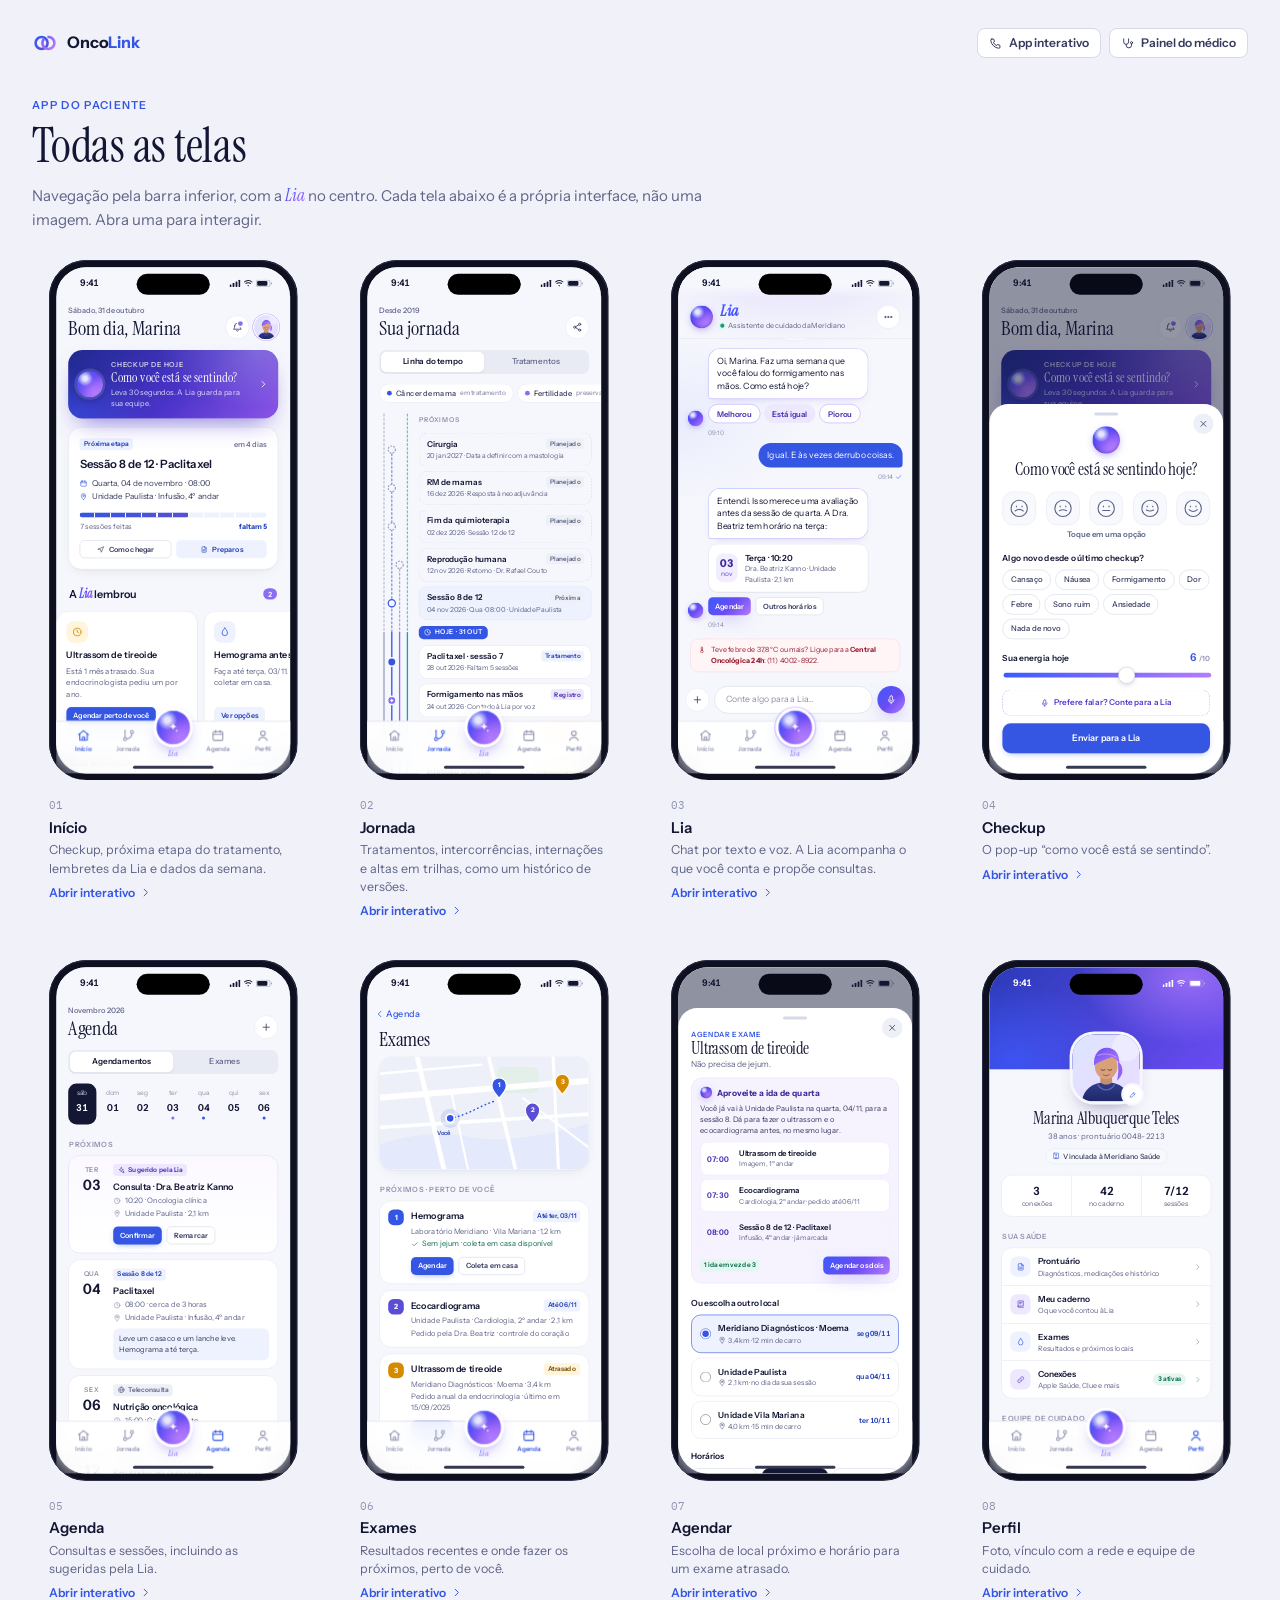
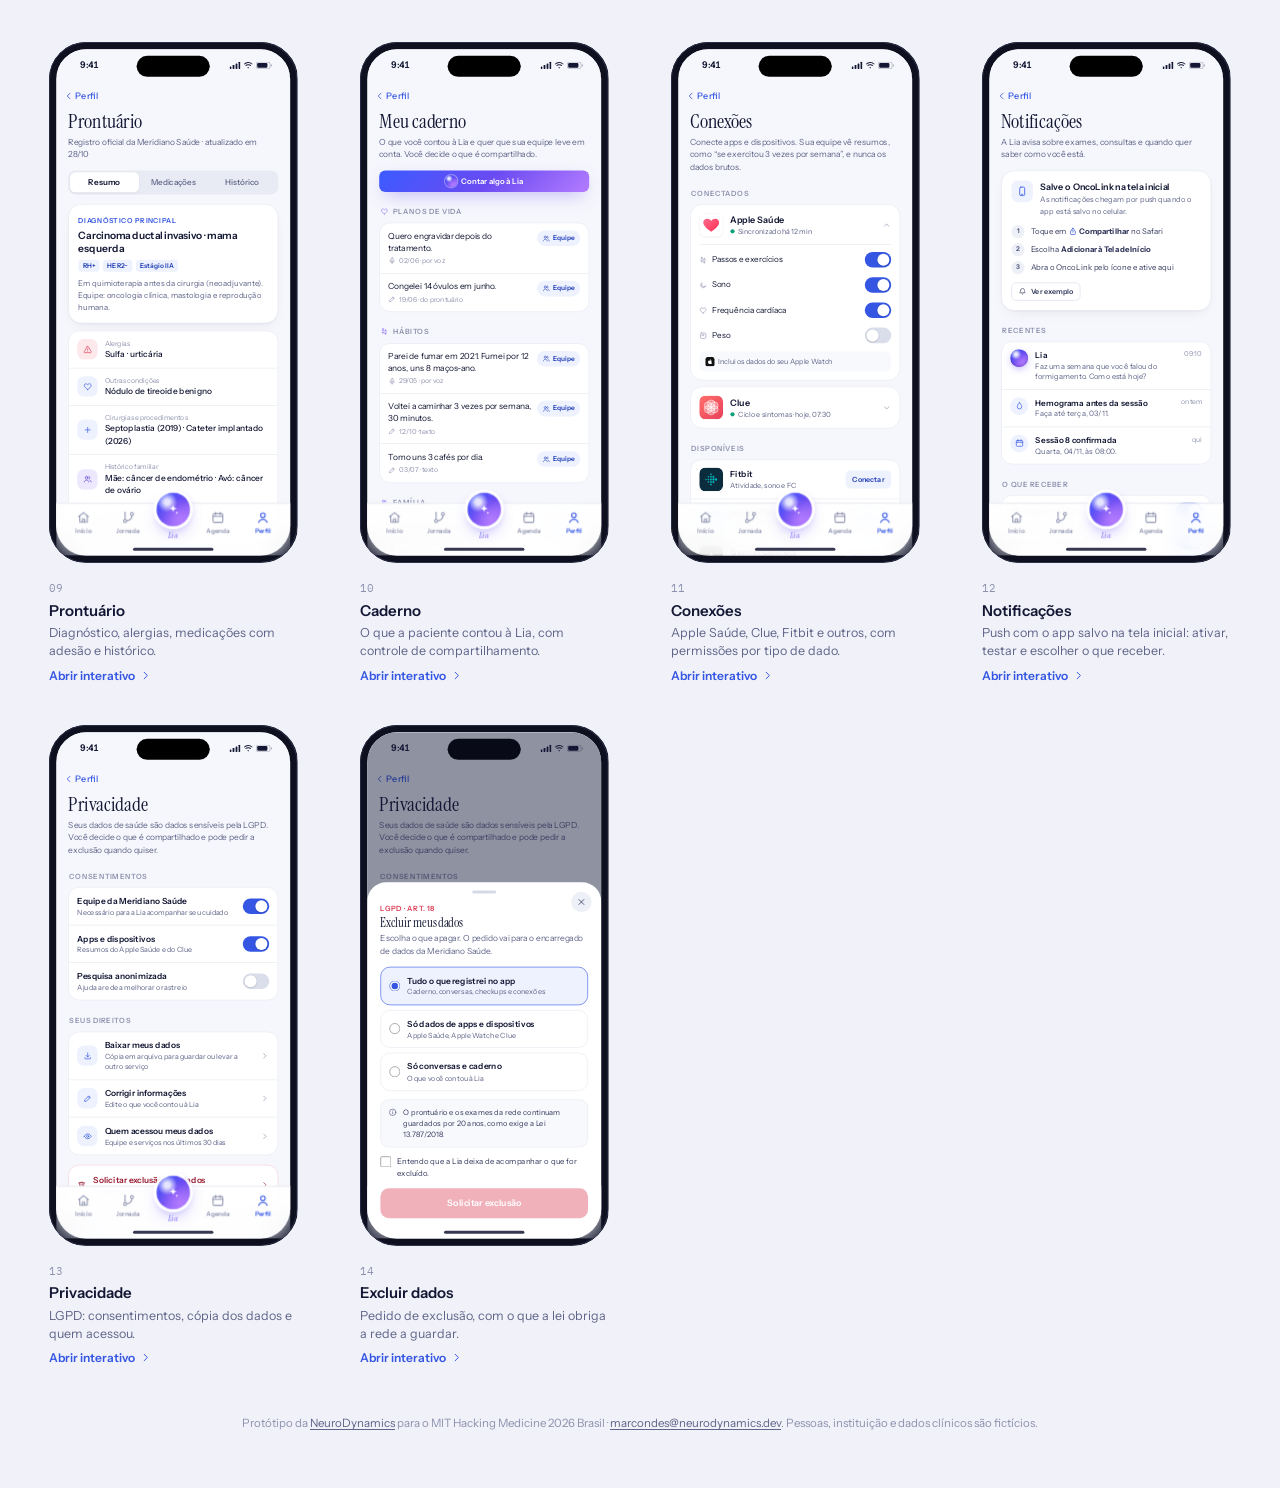
<file: telas.html>
<!doctype html>
<html lang="pt-BR">
<head>
<meta charset="utf-8">
<meta name="viewport" content="width=device-width,initial-scale=1">
<title>OncoLink · Telas do app</title>
<meta name="description" content="Todas as telas do app do paciente do OncoLink, lado a lado.">
<link rel="icon" href="favicon.ico" sizes="any">
<link rel="icon" href="assets/img/favicon.svg" type="image/svg+xml">
<link rel="apple-touch-icon" href="assets/img/apple-touch-icon.png">
<link rel="preconnect" href="https://fonts.googleapis.com">
<link rel="preconnect" href="https://fonts.gstatic.com" crossorigin>
<link href="https://fonts.googleapis.com/css2?family=Instrument+Sans:wght@400;500;600;700&family=Instrument+Serif:ital@0;1&family=IBM+Plex+Mono:wght@400;500&display=swap" rel="stylesheet">
<link rel="stylesheet" href="assets/css/base.css?v=7">
<style>
  body{background:radial-gradient(900px 500px at 90% -10%,rgba(139,108,246,.14),transparent 60%),#F1F2F9}
  .wrap{max-width:1480px;margin:0 auto;padding:28px 32px 56px}
  .bar{display:flex;align-items:center;justify-content:space-between;gap:16px;flex-wrap:wrap}
  .bar nav{display:flex;gap:8px;flex-wrap:wrap}
  .intro{margin:36px 0 28px;max-width:720px}
  .intro small{font-size:11px;font-weight:600;letter-spacing:.12em;text-transform:uppercase;color:var(--blue)}
  .intro h1{font-size:48px;line-height:1;margin:8px 0 12px}
  .intro p{font-size:15px;color:var(--muted);line-height:1.55}
  .grid{--s:.6;display:grid;grid-template-columns:repeat(auto-fill,minmax(calc(414px * var(--s)),1fr));gap:40px 28px;justify-items:center}
  .shot{width:calc(414px * var(--s))}
  .fr{width:calc(414px * var(--s));height:calc(868px * var(--s));overflow:hidden;border-radius:calc(62px * var(--s))}
  .fr iframe{width:414px;height:868px;border:0;transform:scale(var(--s));transform-origin:0 0;background:transparent;display:block}
  .cap{margin-top:14px}
  .cap span{font-family:var(--fm);font-size:11px;color:var(--dim)}
  .cap b{display:block;font-size:15px;font-weight:600;margin:2px 0 3px}
  .cap p{font-size:12.5px;color:var(--muted);line-height:1.45}
  .cap a{display:inline-flex;align-items:center;gap:4px;font-size:12px;font-weight:600;color:var(--blue);margin-top:6px}
  .foot{margin-top:48px;text-align:center}
  .foot a{color:var(--muted);text-decoration:underline;text-underline-offset:2px}
  @media (max-width:640px){.wrap{padding:20px 16px 40px}.intro h1{font-size:36px}.grid{--s:.72}}
</style>
</head>
<body>
<script src="assets/js/icons.js?v=7"></script>
<div class="wrap">
  <header class="bar">
    <a class="brand" href="index.html"><svg class="brand-mark"><use href="#oncolink-mark"/></svg><b>Onco<span>Link</span></b></a>
    <nav>
      <a class="btn ghost sm" href="app.html"><svg class="i xs"><use href="#i-phone"/></svg>App interativo</a>
      <a class="btn ghost sm" href="medico.html"><svg class="i xs"><use href="#i-stetho"/></svg>Painel do médico</a>
    </nav>
  </header>
  <section class="intro">
    <small>App do paciente</small>
    <h1 class="serif">Todas as telas</h1>
    <p>Navegação pela barra inferior, com a <span class="lia-name">Lia</span> no centro. Cada tela abaixo é a própria interface, não uma imagem. Abra uma para interagir.</p>
  </section>
  <div class="grid" id="grid"></div>
  <p class="proto-note foot">Protótipo da <a href="https://neurodynamics.dev" target="_blank" rel="noopener">NeuroDynamics</a> para o MIT Hacking Medicine 2026 Brasil · <a href="mailto:marcondes@neurodynamics.dev">marcondes@neurodynamics.dev</a>. Pessoas, instituição e dados clínicos são fictícios.</p>
</div>
<script>
  const T = [
    ['inicio','Início','Checkup, próxima etapa do tratamento, lembretes da Lia e dados da semana.'],
    ['jornada','Jornada','Tratamentos, intercorrências, internações e altas em trilhas, como um histórico de versões.'],
    ['lia','Lia','Chat por texto e voz. A Lia acompanha o que você conta e propõe consultas.'],
    ['checkup','Checkup','O pop-up “como você está se sentindo”.'],
    ['agenda','Agenda','Consultas e sessões, incluindo as sugeridas pela Lia.'],
    ['exames','Exames','Resultados recentes e onde fazer os próximos, perto de você.'],
    ['agendar','Agendar','Escolha de local próximo e horário para um exame atrasado.'],
    ['perfil','Perfil','Foto, vínculo com a rede e equipe de cuidado.'],
    ['prontuario','Prontuário','Diagnóstico, alergias, medicações com adesão e histórico.'],
    ['caderno','Caderno','O que a paciente contou à Lia, com controle de compartilhamento.'],
    ['conexoes','Conexões','Apple Saúde, Clue, Fitbit e outros, com permissões por tipo de dado.'],
    ['notificacoes','Notificações','Push com o app salvo na tela inicial: ativar, testar e escolher o que receber.'],
    ['privacidade','Privacidade','LGPD: consentimentos, cópia dos dados e quem acessou.'],
    ['excluir','Excluir dados','Pedido de exclusão, com o que a lei obriga a rede a guardar.']
  ];
  document.getElementById('grid').innerHTML = T.map(([k, n, d], i) => `
    <figure class="shot" style="margin:0">
      <div class="fr"><iframe src="app.html?tela=${k}&solo=1" title="Tela ${n}" loading="lazy" tabindex="-1"></iframe></div>
      <figcaption class="cap"><span>${String(i + 1).padStart(2, '0')}</span><b>${n}</b><p>${d}</p>
      <a href="app.html?tela=${k}">Abrir interativo ${ic('right','xs')}</a></figcaption>
    </figure>`).join('');
</script>
</body>
</html>
</file>
<file: assets/css/base.css>
/* ============================================================
   OncoLink · base
   Tokens, reset e peças comuns às duas interfaces (médico e paciente).
   Azuis e roxos vêm das famílias Retina, Nexo e Dendrito da paleta
   NeuroDynamics; o resto é neutro frio para a leitura clínica.
   ============================================================ */
:root{
  /* superfícies */
  --bg:#F4F5FA;
  --bg-2:#EEF0F7;
  --surface:#FFFFFF;
  --surface-2:#F8F9FD;
  --line:#E6E8F1;
  --line-2:#D6D9E7;

  /* tinta */
  --ink:#131733;
  --ink-2:#363B5E;
  --muted:#5F6488;
  --dim:#8E92AE;

  /* azuis e roxos */
  --blue:#3456E3;
  --blue-700:#2340B8;
  --blue-900:#142A75;
  --blue-100:#E0E6FC;
  --blue-50:#EEF2FE;
  --indigo:#5A4ED4;
  --indigo-100:#E7E5FA;
  --violet:#8B6CF6;
  --violet-300:#BCA8FB;
  --violet-100:#EEE8FE;
  --violet-50:#F6F3FF;

  /* estados (só interface) */
  --ok:#0F9F7A;    --ok-50:#E3F6EF;   --ok-tx:#0A6B52;
  --warn:#D58A00;  --warn-50:#FFF4DC; --warn-tx:#7A4D00;
  --bad:#DD3F57;   --bad-50:#FDE8EB;  --bad-tx:#9A1F33;
  --info:var(--blue); --info-50:var(--blue-50);

  /* Lia: a única superfície em gradiente */
  --lia-a:#3B5BFF;
  --lia-b:#6A4BF2;
  --lia-c:#B47CFF;
  --lia:linear-gradient(135deg,var(--lia-a) 0%,var(--lia-b) 52%,var(--lia-c) 100%);
  --lia-soft:linear-gradient(135deg,#EEF1FF 0%,#F1ECFF 60%,#F8EEFF 100%);

  /* tipo */
  --f:'Instrument Sans',-apple-system,BlinkMacSystemFont,'Segoe UI',Roboto,Arial,sans-serif;
  --fd:'Instrument Serif',Georgia,'Times New Roman',serif;
  --fm:'IBM Plex Mono',ui-monospace,SFMono-Regular,Menlo,monospace;

  /* forma */
  --r-xs:6px; --r-sm:10px; --r-md:14px; --r-lg:18px; --r-xl:24px;
  --sh-1:0 1px 2px rgba(19,23,51,.04),0 1px 1px rgba(19,23,51,.03);
  --sh-2:0 1px 2px rgba(19,23,51,.04),0 8px 24px -12px rgba(19,23,51,.12);
  --sh-3:0 2px 4px rgba(19,23,51,.05),0 24px 48px -16px rgba(19,23,51,.22);
  --sh-lia:0 10px 30px -10px rgba(90,70,240,.55);
  --ease:cubic-bezier(.2,.7,.2,1);
}

*,*::before,*::after{box-sizing:border-box}
html{-webkit-text-size-adjust:100%;text-size-adjust:100%}
body{
  margin:0;font-family:var(--f);font-size:14px;line-height:1.45;color:var(--ink);
  background:var(--bg);-webkit-font-smoothing:antialiased;-moz-osx-font-smoothing:grayscale;
  font-feature-settings:"ss01","cv11";
}
h1,h2,h3,h4,p{margin:0}
button{font:inherit;color:inherit;background:none;border:0;padding:0;cursor:pointer}
a{color:inherit;text-decoration:none}
input,textarea{font:inherit;color:inherit}
svg{display:block}
[hidden]{display:none !important}
.num{font-variant-numeric:tabular-nums}
.mono{font-family:var(--fm)}
.serif{font-family:var(--fd);font-weight:400;letter-spacing:-.005em}
.sr{position:absolute;width:1px;height:1px;overflow:hidden;clip:rect(0 0 0 0);white-space:nowrap}
:focus-visible{outline:2px solid var(--blue);outline-offset:2px;border-radius:6px}

/* ícones (sprite em icons.js) */
.i{width:18px;height:18px;flex:none;stroke:currentColor;fill:none;stroke-width:1.8;stroke-linecap:round;stroke-linejoin:round}
.i.sm{width:15px;height:15px}
.i.xs{width:13px;height:13px}
.i.lg{width:22px;height:22px}
.i.fill{fill:currentColor;stroke:none}

/* marca OncoLink */
.brand{display:inline-flex;align-items:center;gap:9px;font-weight:600;letter-spacing:-.01em;font-size:16px}
.brand-mark{width:26px;height:26px}
.brand b{font-weight:700}
.brand span{color:var(--blue)}

/* Lia: orbe */
.lia-orb{
  --s:28px;display:inline-block;width:var(--s);height:var(--s);border-radius:50%;flex:none;position:relative;
  background:
    radial-gradient(circle at 32% 28%,rgba(255,255,255,.85) 0 8%,rgba(255,255,255,0) 30%),
    radial-gradient(circle at 70% 80%,rgba(180,124,255,.95),rgba(180,124,255,0) 60%),
    var(--lia);
  box-shadow:inset 0 -2px 6px rgba(40,20,140,.35),0 4px 14px -4px rgba(90,70,240,.6);
}
.lia-orb::after{
  content:"";position:absolute;inset:-3px;border-radius:50%;
  background:conic-gradient(from 0deg,rgba(59,91,255,0),rgba(180,124,255,.55),rgba(59,91,255,0) 60%);
  filter:blur(4px);opacity:.7;z-index:-1;animation:lia-spin 6s linear infinite;
}
.lia-orb.still::after{animation:none}
@keyframes lia-spin{to{transform:rotate(360deg)}}
.lia-name{font-family:var(--fd);font-style:italic;font-size:1.12em;letter-spacing:.005em;
  background:var(--lia);-webkit-background-clip:text;background-clip:text;color:transparent}

/* chips e etiquetas */
.chip{display:inline-flex;align-items:center;gap:6px;height:26px;padding:0 10px;border-radius:999px;
  font-size:12px;font-weight:500;color:var(--ink-2);background:var(--surface-2);border:1px solid var(--line);white-space:nowrap}
.chip .i{width:13px;height:13px}
.tag{display:inline-flex;align-items:center;gap:5px;height:20px;padding:0 7px;border-radius:5px;
  font-size:11px;font-weight:600;letter-spacing:.01em;white-space:nowrap}
.tag.blue{background:var(--blue-50);color:var(--blue-700)}
.tag.violet{background:var(--violet-100);color:#4B2DB3}
.tag.ok{background:var(--ok-50);color:var(--ok-tx)}
.tag.warn{background:var(--warn-50);color:var(--warn-tx)}
.tag.bad{background:var(--bad-50);color:var(--bad-tx)}
.tag.gray{background:var(--bg-2);color:var(--muted)}
.dot{width:7px;height:7px;border-radius:50%;flex:none;background:currentColor}

/* botões */
.btn{display:inline-flex;align-items:center;justify-content:center;gap:7px;height:36px;padding:0 14px;
  border-radius:var(--r-sm);font-weight:600;font-size:13px;white-space:nowrap;
  transition:background .15s var(--ease),border-color .15s var(--ease),box-shadow .15s var(--ease),transform .1s}
.btn:active{transform:translateY(1px)}
.btn.primary{background:var(--blue);color:#fff;box-shadow:0 1px 0 rgba(255,255,255,.15) inset,0 4px 12px -6px rgba(52,86,227,.7)}
.btn.primary:hover{background:var(--blue-700)}
.btn.ghost{background:var(--surface);border:1px solid var(--line-2);color:var(--ink-2)}
.btn.ghost:hover{border-color:var(--dim);background:var(--surface-2)}
.btn.soft{background:var(--blue-50);color:var(--blue-700)}
.btn.soft:hover{background:var(--blue-100)}
.btn.lia{background:var(--lia);color:#fff;box-shadow:var(--sh-lia)}
.btn.sm{height:30px;padding:0 11px;font-size:12px;border-radius:8px}
.btn.icon{width:36px;padding:0}
.btn.icon.sm{width:30px}

/* aviso de protótipo */
.proto-note{font-size:11.5px;color:var(--dim)}
</file>
<file: assets/css/app.css>
/* OncoLink · app do paciente (mobile) */
body.pa{min-height:100vh;background:
  radial-gradient(900px 600px at 85% -10%,rgba(139,108,246,.16),transparent 60%),
  radial-gradient(800px 600px at -10% 110%,rgba(52,86,227,.14),transparent 60%),
  #F1F2F9}

/* palco */
.stage{min-height:100vh;display:grid;grid-template-columns:minmax(260px,360px) auto;justify-content:center;align-items:center;gap:72px;padding:40px 32px}
.side{display:flex;flex-direction:column;gap:10px;max-width:360px}
.side .brand{margin-bottom:22px}
.side-kicker{font-size:11px;font-weight:600;letter-spacing:.12em;text-transform:uppercase;color:var(--blue)}
.side-title{font-size:44px;line-height:1;letter-spacing:-.01em}
.side-desc{font-size:14.5px;color:var(--muted);line-height:1.5;min-height:44px}
.side-nav{display:grid;grid-template-columns:1fr 1fr;gap:6px;margin:16px 0 10px}
.side-nav button{display:flex;align-items:center;gap:8px;height:38px;padding:0 12px;border-radius:10px;font-size:13px;font-weight:500;color:var(--ink-2);
  background:rgba(255,255,255,.6);border:1px solid var(--line);text-align:left;transition:.15s}
.side-nav button:hover{background:#fff;border-color:var(--line-2)}
.side-nav button.on{background:var(--ink);color:#fff;border-color:var(--ink)}
.side-nav button .i{width:15px;height:15px;opacity:.8}
.side-nav button.ov{border-style:dashed}
.side-links{display:flex;flex-direction:column;gap:8px;margin:8px 0 14px}
.side-links a{display:inline-flex;align-items:center;gap:8px;font-size:13px;font-weight:600;color:var(--blue)}
.side-links a:hover{color:var(--blue-700)}

/* celular */
.phone-wrap{display:grid;place-items:center}
.phone{width:414px;height:868px;border-radius:62px;padding:12px;background:#0E1020;position:relative;
  box-shadow:0 0 0 1.5px #2A2E48 inset,0 0 0 2px #050610,0 50px 100px -30px rgba(30,30,80,.45),0 30px 60px -30px rgba(80,60,200,.35)}
.phone::before{content:"";position:absolute;right:-3px;top:180px;width:3px;height:90px;border-radius:0 2px 2px 0;background:#1A1D33}
.screen{position:relative;width:390px;height:844px;border-radius:50px;overflow:hidden;background:#F6F7FC;isolation:isolate}
.screen::after{content:"";position:absolute;left:50%;bottom:8px;width:134px;height:5px;border-radius:3px;background:#131733;transform:translateX(-50%);z-index:40;opacity:.85}

.status{position:absolute;top:0;left:0;right:0;height:50px;z-index:30;display:flex;align-items:center;justify-content:space-between;padding:4px 30px 0 40px;
  font-size:15.5px;font-weight:600;color:var(--ink);pointer-events:none}
.status .island{position:absolute;left:50%;top:11px;width:122px;height:35px;border-radius:20px;background:#000;transform:translateX(-50%)}
.status .sig{display:flex;align-items:center;gap:5px}
.status .sig svg{fill:currentColor}
.status:not(.dark){background:linear-gradient(#F6F7FC 62%,rgba(246,247,252,0))}
.status.dark{color:#fff}

.views{position:absolute;inset:0}
.scr{position:absolute;inset:0;overflow-y:auto;overflow-x:hidden;padding:56px 20px 118px;display:none;scrollbar-width:none;-webkit-overflow-scrolling:touch}
.scr::-webkit-scrollbar{display:none}
.scr.on{display:block;animation:in .28s var(--ease)}
@keyframes in{from{opacity:0;transform:translateY(6px)}to{opacity:1;transform:none}}

/* cabeçalho */
.hd{display:flex;align-items:flex-end;justify-content:space-between;gap:12px;margin:8px 0 18px}
.hd-k{display:block;font-size:12.5px;color:var(--muted);font-weight:500;margin-bottom:2px}
.hd h1{font-size:34px;line-height:1.05;letter-spacing:-.01em}
.hd-r{display:flex;align-items:center;gap:8px}
.hd.sub{margin:4px 0 6px;align-items:center}
.ib{position:relative;width:40px;height:40px;border-radius:50%;display:grid;place-items:center;color:var(--ink-2);background:#fff;border:1px solid var(--line)}
.ib.sm{width:34px;height:34px}
.ib .badge{position:absolute;top:9px;right:10px;width:8px;height:8px;border-radius:50%;background:var(--violet);box-shadow:0 0 0 2px #fff}
.me-btn{width:40px;height:40px;border-radius:50%;overflow:hidden;box-shadow:0 0 0 2px #fff,0 0 0 3px var(--violet-300)}
.me-btn img{width:100%;height:100%}
.back{display:inline-flex;align-items:center;gap:2px;height:36px;margin-left:-8px;padding-right:8px;font-size:15px;font-weight:500;color:var(--blue)}
.page-t{font-size:34px;line-height:1.05;letter-spacing:-.01em;margin:2px 0 6px}
.lead{font-size:14px;color:var(--muted);line-height:1.5;margin-bottom:16px}
.lead.c,.fine.c{text-align:center}
.fine{display:flex;align-items:center;gap:6px;font-size:12px;color:var(--dim);margin-top:8px}
.grp{font-size:12px;font-weight:600;letter-spacing:.08em;text-transform:uppercase;color:var(--dim);margin:24px 2px 10px}
.card{background:#fff;border:1px solid var(--line);border-radius:22px;box-shadow:var(--sh-2)}
.btn.block{display:flex;width:100%}
.btn.lg{height:50px;font-size:15px;border-radius:14px}
.btn.danger{background:var(--bad);color:#fff}
.lnk{display:inline-flex;align-items:center;gap:2px;font-size:13px;font-weight:600;color:var(--blue)}

.seg{display:flex;padding:3px;border-radius:12px;background:#E9EBF4;margin-bottom:16px}
.seg button{flex:1;height:34px;border-radius:9px;font-size:13.5px;font-weight:500;color:var(--muted)}
.seg button.on{background:#fff;color:var(--ink);font-weight:600;box-shadow:0 1px 3px rgba(19,23,51,.1)}

/* ------- início ------- */
.lia-card{position:relative;display:flex;align-items:center;gap:14px;width:100%;padding:16px 16px 16px 14px;border-radius:24px;text-align:left;overflow:hidden;
  background:linear-gradient(135deg,#1E2A8F 0%,#4B33C9 55%,#8A55E8 100%);color:#fff;box-shadow:0 20px 40px -18px rgba(75,51,201,.7)}
.lia-card::before{content:"";position:absolute;inset:0;background:radial-gradient(240px 140px at 90% 0%,rgba(255,255,255,.22),transparent 70%),radial-gradient(200px 120px at 0% 100%,rgba(59,91,255,.5),transparent 70%)}
.lia-card>*{position:relative}
.lia-card .lia-orb{box-shadow:0 0 0 4px rgba(255,255,255,.14),0 6px 18px -4px rgba(0,0,0,.4)}
.lc-tx{flex:1;min-width:0}
.lc-tx small{display:block;font-size:11.5px;font-weight:600;letter-spacing:.08em;text-transform:uppercase;opacity:.75}
.lc-tx b{display:block;font-family:var(--fd);font-weight:400;font-size:22px;line-height:1.15;margin:2px 0}
.lc-tx span{display:block;font-size:12.5px;opacity:.82}

.nextc{padding:18px;margin-top:14px}
.nc-top{display:flex;justify-content:space-between;align-items:center;margin-bottom:10px}
.nc-when{font-size:12.5px;color:var(--muted);font-weight:500}
.nextc h3{font-size:19px;font-weight:600;letter-spacing:-.01em;margin-bottom:8px}
.nc-meta{display:flex;align-items:center;gap:7px;font-size:13.5px;color:var(--ink-2);margin-top:3px}
.nc-meta .i{color:var(--blue)}
.prog{height:8px;border-radius:5px;background:var(--blue-50);margin-top:16px;overflow:hidden;position:relative}
.prog i{position:absolute;inset:0 auto 0 0;width:calc(var(--p)*1%);border-radius:5px;background:linear-gradient(90deg,var(--blue),var(--indigo))}
.prog::after{content:"";position:absolute;inset:0;background:repeating-linear-gradient(90deg,transparent 0 calc(100%/12 - 2px),#fff calc(100%/12 - 2px) calc(100%/12))}
.prog-l{display:flex;justify-content:space-between;font-size:12px;color:var(--muted);margin-top:7px}
.prog-l b{color:var(--blue-700)}
.nc-btns{display:flex;gap:8px;margin-top:14px}
.nc-btns .btn{flex:1}

.sec-h{display:flex;align-items:center;justify-content:space-between;margin:26px 2px 12px}
.sec-h h2{font-size:18px;font-weight:600;letter-spacing:-.01em}
.sec-h .cnt{font-size:12px;font-weight:600;color:#fff;background:var(--violet);border-radius:10px;padding:1px 8px}
.hscroll{display:flex;gap:10px;overflow-x:auto;margin:0 -20px;padding:2px 20px 6px;scroll-snap-type:x mandatory;scrollbar-width:none}
.hscroll::-webkit-scrollbar{display:none}
.rem{flex:none;width:236px;scroll-snap-align:start;padding:16px;border-radius:20px;background:#fff;border:1px solid var(--line);display:flex;flex-direction:column;gap:6px;box-shadow:var(--sh-1)}
.rem-ic{width:36px;height:36px;border-radius:12px;display:grid;place-items:center;background:var(--blue-50);color:var(--blue);margin-bottom:4px}
.rem.warn .rem-ic{background:var(--warn-50);color:var(--warn)}
.rem b{font-size:15px;font-weight:600}
.rem p{font-size:13px;color:var(--muted);line-height:1.45;flex:1}
.rem .btn{margin-top:6px;align-self:flex-start}

.wk{display:grid;grid-template-columns:repeat(3,1fr);gap:8px}
.wk-t{background:#fff;border:1px solid var(--line);border-radius:18px;padding:12px;display:flex;flex-direction:column;gap:2px}
.wk-ic{width:28px;height:28px;border-radius:9px;display:grid;place-items:center;margin-bottom:6px}
.wk-ic.b{background:var(--blue-50);color:var(--blue)}
.wk-ic.v{background:var(--violet-100);color:#5A3BD0}
.wk-ic.p{background:#FCE9F2;color:#C04B86}
.wk-t b{font-size:20px;font-weight:600;letter-spacing:-.02em}
.wk-t small{font-size:11.5px;color:var(--muted)}
.connect{display:flex;align-items:center;gap:12px;width:100%;margin-top:14px;padding:14px;border-radius:18px;border:1.5px dashed var(--line-2);text-align:left;color:var(--ink)}
.connect b{display:block;font-size:14px;font-weight:600}
.connect small{display:block;font-size:12px;color:var(--muted)}
.connect>span:nth-child(2){flex:1}
.cn-ics{display:flex}
.cn-ics img{width:28px;height:28px;border-radius:8px;box-shadow:0 0 0 2px #F6F7FC;margin-left:-6px}
.cn-ics img:first-child{margin-left:0}

/* ------- jornada ------- */
.lanes{display:flex;gap:6px;overflow-x:auto;margin:0 -20px 8px;padding:0 20px 4px;scrollbar-width:none}
.lanes::-webkit-scrollbar{display:none}
.lanes button{flex:none;display:inline-flex;align-items:center;gap:7px;height:32px;padding:0 12px;border-radius:999px;background:#fff;border:1px solid var(--line);font-size:12.5px;font-weight:500;color:var(--ink-2)}
.lanes button i{width:8px;height:8px;border-radius:50%;background:var(--c)}
.lanes button small{font-size:11px;color:var(--dim)}
.lanes button.on{border-color:var(--c);box-shadow:0 0 0 1px var(--c) inset}
.jv{position:relative;margin:4px -4px 0}
.jv svg.jl{position:absolute;left:0;top:0;pointer-events:none;overflow:visible}
.jrow{position:relative;display:flex;align-items:center;padding-left:var(--g);transition:opacity .2s}
.jrow.dim{opacity:.28}
.jrow .jc{flex:1;min-width:0;padding:8px 12px;border-radius:14px;display:flex;flex-direction:column;gap:2px}
.jrow.ev .jc{background:#fff;border:1px solid var(--line)}
.jrow.fut .jc{background:transparent;border:1px dashed var(--line-2)}
.jrow.nx .jc{background:var(--blue-50);border:1px solid var(--blue-100)}
.jrow .jt{display:flex;align-items:center;justify-content:space-between;gap:8px}
.jrow b{font-size:13.5px;font-weight:600;white-space:nowrap;overflow:hidden;text-overflow:ellipsis}
.jrow small{font-size:11.5px;color:var(--muted);white-space:nowrap;overflow:hidden;text-overflow:ellipsis}
.jrow .tag{flex:none;height:18px;font-size:10.5px;padding:0 6px}
.jrow.sep{font-size:11px;font-weight:600;letter-spacing:.1em;text-transform:uppercase;color:var(--dim)}
.jrow.sep.today{color:var(--blue)}
.jrow.sep span{background:#F6F7FC;padding-right:8px}
.jrow.sep.today span{display:inline-flex;align-items:center;gap:6px;color:#fff;background:var(--blue);border-radius:8px;padding:3px 8px;letter-spacing:.06em}

.tc{background:#fff;border:1px solid var(--line);border-radius:20px;padding:16px;margin-bottom:10px}
.tc.done{background:#FBFBFE}
.tc-h{display:flex;align-items:center;gap:8px}
.tc-h b{font-size:15px;font-weight:600;flex:1}
.tc-dot{width:10px;height:10px;border-radius:50%;background:var(--c);box-shadow:0 0 0 3px color-mix(in srgb,var(--c) 18%,transparent)}
.tc>p{font-size:13px;color:var(--muted);margin:4px 0 0 18px}
.tc .prog{margin-left:18px;margin-top:12px}
.tc .prog-l{margin-left:18px}
.tc-ev{display:flex;flex-wrap:wrap;gap:6px;margin:12px 0 0 18px}

/* ------- lia (chat) ------- */
.chat-scr.on{display:flex;flex-direction:column;padding:50px 0 0;overflow:hidden;
  background:radial-gradient(420px 260px at 50% -40px,rgba(139,108,246,.2),transparent 70%),radial-gradient(300px 200px at 0% 30%,rgba(59,91,255,.07),transparent 70%),#F6F7FC}
.lia-hd{display:flex;align-items:center;gap:12px;padding:10px 20px 12px;border-bottom:1px solid rgba(214,217,231,.6)}
.lia-hd>div{flex:1;min-width:0}
.lia-hd .lia-name{display:block;font-size:26px;line-height:1}
.lia-hd small{display:flex;align-items:center;gap:6px;font-size:12px;color:var(--muted);margin-top:3px}
.online{width:7px;height:7px;border-radius:50%;background:var(--ok);box-shadow:0 0 0 3px var(--ok-50)}
.chat{flex:1;overflow-y:auto;padding:12px 16px 14px;display:flex;flex-direction:column;gap:10px;scrollbar-width:none}
.chat::-webkit-scrollbar{display:none}
.day{align-self:center;font-size:11.5px;font-weight:600;color:var(--dim);background:rgba(255,255,255,.7);border:1px solid var(--line);border-radius:999px;padding:3px 10px;margin:6px 0 2px}
.m{max-width:84%;display:flex;flex-direction:column;gap:8px;animation:in .3s var(--ease)}
.m p{font-size:14.5px;line-height:1.45}
.m time{display:flex;align-items:center;gap:3px;font-size:10.5px;color:var(--dim)}
.m.me{align-self:flex-end;align-items:flex-end}
.m.me>p:not(.tr){background:var(--blue);color:#fff;padding:10px 14px;border-radius:20px 20px 6px 20px}
.m.me time .i{color:var(--blue)}
.m.lia{align-self:flex-start;position:relative;padding-left:34px}
.m.lia::before{content:"";position:absolute;left:0;bottom:18px;width:26px;height:26px;border-radius:50%;
  background:radial-gradient(circle at 32% 28%,rgba(255,255,255,.85) 0 8%,rgba(255,255,255,0) 30%),var(--lia);box-shadow:0 3px 10px -3px rgba(90,70,240,.6)}
.m.lia>p{background:#fff;padding:10px 14px;border-radius:20px 20px 20px 6px;border:1px solid transparent;
  background-image:linear-gradient(#fff,#fff),linear-gradient(135deg,rgba(59,91,255,.35),rgba(180,124,255,.45));background-origin:border-box;background-clip:padding-box,border-box;
  box-shadow:0 6px 16px -10px rgba(90,70,240,.35)}
.m.voice{gap:6px}
.vb{display:flex;align-items:center;gap:10px;background:var(--blue);color:#fff;padding:10px 14px 10px 10px;border-radius:20px 20px 6px 20px}
.play{width:28px;height:28px;border-radius:50%;background:rgba(255,255,255,.22);display:grid;place-items:center}
.wave{display:flex;align-items:center;gap:2px;height:24px}
.wave i{display:block;width:2.5px;border-radius:2px;background:rgba(255,255,255,.85)}
.dur{font-size:12px;opacity:.85}
.tr{font-size:13px !important;color:var(--muted);font-style:italic;max-width:260px;text-align:right}
.rec{display:flex;align-items:center;gap:10px;padding:10px 12px;border-radius:16px;background:var(--violet-50);border:1px solid #E6DEFD}
.rec-ic{width:30px;height:30px;border-radius:10px;display:grid;place-items:center;background:#fff;color:var(--violet);flex:none}
.rec>div{flex:1;min-width:0}
.rec b{display:block;font-size:12.5px;font-weight:600}
.rec small{display:block;font-size:11.5px;color:var(--muted)}
.rec-sh{display:inline-flex;align-items:center;gap:4px;font-size:10.5px;font-weight:600;color:#5A3BD0;flex:none}
.qr{display:flex;flex-wrap:wrap;gap:6px}
.qr button{height:32px;padding:0 13px;border-radius:999px;background:#fff;border:1px solid var(--violet-300);color:#4B2DB3;font-size:13px;font-weight:600}
.qr button.picked{background:var(--violet-100);border-color:transparent}
.slot{display:flex;align-items:center;gap:12px;padding:12px;border-radius:16px;background:#fff;border:1px solid var(--line);box-shadow:var(--sh-1)}
.sl-d{width:44px;height:48px;border-radius:12px;background:var(--lia-soft);display:flex;flex-direction:column;align-items:center;justify-content:center;font-size:11px;color:#5A3BD0;line-height:1.1}
.sl-d b{font-size:18px;color:#3E2A9C}
.sl-tx b{display:block;font-size:14px;font-weight:600}
.sl-tx small{display:block;font-size:12px;color:var(--muted)}
.slot-btns{display:flex;gap:8px}
.slot.booked{border-color:var(--ok);background:var(--ok-50)}
.safety{display:flex;gap:8px;align-items:flex-start;margin:6px 4px 2px;padding:10px 12px;border-radius:14px;background:#FFF5F6;border:1px solid #F8D9DF;font-size:12px;color:var(--bad-tx);line-height:1.4}
.safety .i{flex:none;margin-top:1px}
.typing{display:flex;gap:4px;background:#fff;padding:12px 14px;border-radius:20px 20px 20px 6px;border:1px solid var(--line);align-self:flex-start}
.typing i{width:6px;height:6px;border-radius:50%;background:var(--violet-300);animation:blink 1s infinite}
.typing i:nth-child(2){animation-delay:.15s}.typing i:nth-child(3){animation-delay:.3s}
@keyframes blink{0%,100%{opacity:.3;transform:none}50%{opacity:1;transform:translateY(-2px)}}

.quick{display:flex;gap:6px;overflow-x:auto;padding:0 16px 8px;scrollbar-width:none}
.quick::-webkit-scrollbar{display:none}
.quick button{flex:none;display:inline-flex;align-items:center;gap:6px;height:34px;padding:0 12px;border-radius:12px;background:#fff;border:1px solid var(--line);font-size:12.5px;font-weight:500;color:var(--ink-2)}
.quick button .i{color:var(--violet)}
.composer,.rec-bar{display:flex;align-items:center;gap:8px;padding:8px 12px;margin:0 0 92px}
.composer .plus{flex:none;background:#fff}
.composer .plus.on .i{transform:rotate(45deg)}
.composer .plus .i{transition:transform .2s}
.cmp-in{flex:1;height:46px;border-radius:23px;background:#fff;border:1px solid var(--line-2);display:flex;align-items:center;padding:0 16px}
.cmp-in input{flex:1;border:0;outline:0;background:none;font-size:14.5px;min-width:0}
.cmp-in input::placeholder{color:var(--dim)}
.mic{flex:none;width:46px;height:46px;border-radius:50%;display:grid;place-items:center;color:#fff;background:var(--lia);box-shadow:var(--sh-lia)}
.mic.send{background:var(--blue)}
.rec-bar{background:#fff;border-top:1px solid var(--line);margin:0 0 92px;padding:10px 12px}
.rec-dot{width:10px;height:10px;border-radius:50%;background:var(--bad);animation:blink 1s infinite}
.live-wave{flex:1;display:flex;align-items:center;gap:2px;height:30px;overflow:hidden}
.live-wave i{display:block;width:3px;border-radius:2px;background:linear-gradient(var(--lia-a),var(--lia-c));animation:wv .9s ease-in-out infinite}
@keyframes wv{0%,100%{transform:scaleY(.35)}50%{transform:scaleY(1)}}

/* ------- agenda ------- */
.week{display:grid;grid-template-columns:repeat(7,1fr);gap:4px;margin-bottom:6px}
.week button{display:flex;flex-direction:column;align-items:center;gap:4px;padding:8px 0;border-radius:14px;font-size:11px;color:var(--dim)}
.week button b{font-size:16px;font-weight:600;color:var(--ink)}
.week button i{width:5px;height:5px;border-radius:50%;background:transparent}
.week button.ev i{background:var(--blue)}
.week button.sg i{background:var(--violet)}
.week button.td{background:var(--ink);color:#C9CCE0}
.week button.td b{color:#fff}
.ap{display:flex;gap:12px;background:#fff;border:1px solid var(--line);border-radius:20px;padding:14px;margin-bottom:10px}
.ap.sug{border-color:#E2DAFD;background:linear-gradient(180deg,#FBF9FF,#fff)}
.ap-d{width:48px;flex:none;display:flex;flex-direction:column;align-items:center;padding-top:2px}
.ap-d small{font-size:11px;text-transform:uppercase;letter-spacing:.06em;color:var(--dim);font-weight:600}
.ap-d b{font-size:24px;font-weight:600;letter-spacing:-.02em}
.ap-b{flex:1;min-width:0;display:flex;flex-direction:column;gap:3px;align-items:flex-start}
.ap-b>b{font-size:15px;font-weight:600;margin-top:4px}
.ap-b small{display:flex;align-items:center;gap:6px;font-size:12.5px;color:var(--muted)}
.ap-b small .i{color:var(--dim)}
.ap-note{font-size:12.5px;color:var(--ink-2);background:var(--blue-50);border-radius:10px;padding:8px 10px;margin-top:6px;align-self:stretch}
.ap-btns{display:flex;gap:8px;margin-top:10px}
.past{list-style:none;margin:0;padding:0;background:#fff;border:1px solid var(--line);border-radius:18px}
.past li{display:flex;align-items:center;gap:12px;padding:12px 14px;border-top:1px solid var(--line);font-size:13.5px}
.past li:first-child{border-top:0}
.past li span{width:42px;font-size:12px;color:var(--dim)}
.past li b{flex:1;font-weight:500}
.i.ok{color:var(--ok)} .i.warn{color:var(--warn)}
.ok-tx{color:var(--ok-tx) !important}

/* ------- exames ------- */
.map{height:190px;overflow:hidden;position:relative;margin:10px 0 0;border-radius:22px}
.map svg{width:100%;height:100%;display:block}
.ex{display:flex;gap:12px;background:#fff;border:1px solid var(--line);border-radius:20px;padding:14px;margin-bottom:10px}
.ex-n{width:26px;height:26px;border-radius:50% 50% 50% 4px;transform:rotate(-45deg);flex:none;display:grid;place-items:center;background:var(--c);color:#fff;font-size:12px;font-weight:700}
.ex-n{transform:none;border-radius:9px}
.ex-b{flex:1;min-width:0;display:flex;flex-direction:column;gap:3px}
.ex-t{display:flex;justify-content:space-between;align-items:center;gap:8px;margin-bottom:2px}
.ex-t b{font-size:15px;font-weight:600}
.ex-b small{display:flex;align-items:center;gap:5px;font-size:12.5px;color:var(--muted)}
.res{list-style:none;margin:0;padding:0;background:#fff;border:1px solid var(--line);border-radius:18px}
.res li{display:flex;align-items:center;gap:12px;padding:12px 14px;border-top:1px solid var(--line)}
.res li:first-child{border-top:0}
.res li>div{flex:1;min-width:0}
.res b{display:block;font-size:14px;font-weight:600}
.res small{display:block;font-size:12px;color:var(--muted)}
.res-ic{width:34px;height:34px;border-radius:11px;display:grid;place-items:center;background:var(--bg-2);color:var(--muted);flex:none}
.res-ic.ok{background:var(--ok-50);color:var(--ok)}
.res-ic.v{background:var(--violet-100);color:#5A3BD0}

/* ------- perfil ------- */
[data-s="perfil"]{padding-top:0}
.pf-cover{height:170px;margin:0 -20px;background:
  radial-gradient(260px 160px at 85% 10%,rgba(180,124,255,.7),transparent 70%),
  radial-gradient(260px 180px at 10% 90%,rgba(59,91,255,.7),transparent 70%),
  linear-gradient(135deg,#2A3BB8,#6A4BF2)}
.pf{display:flex;flex-direction:column;align-items:center;text-align:center;margin-top:-58px}
.pf-photo{position:relative;width:112px;height:112px}
.pf-photo img{width:112px;height:112px;border-radius:36px;box-shadow:0 0 0 5px #F6F7FC,0 18px 30px -12px rgba(40,30,120,.45)}
.pf-photo button{position:absolute;right:-4px;bottom:-4px;width:32px;height:32px;border-radius:50%;background:#fff;color:var(--blue);display:grid;place-items:center;box-shadow:0 0 0 3px #F6F7FC,var(--sh-2)}
.pf h1{font-size:28px;line-height:1.1;margin-top:14px}
.pf p{font-size:13px;color:var(--muted);margin:4px 0 10px}
.pf .chip .i{color:var(--blue)}
.pf-stats{display:grid;grid-template-columns:repeat(3,1fr);margin-top:18px;background:#fff;border:1px solid var(--line);border-radius:18px}
.pf-stats button{padding:12px 0;display:flex;flex-direction:column;align-items:center;border-left:1px solid var(--line)}
.pf-stats button:first-child{border-left:0}
.pf-stats b{font-size:19px;font-weight:600}
.pf-stats small{font-size:11.5px;color:var(--muted)}
.menu,.team{list-style:none;margin:0;padding:0;background:#fff;border:1px solid var(--line);border-radius:18px;overflow:hidden}
.menu li+li,.team li+li{border-top:1px solid var(--line)}
.menu button{display:flex;align-items:center;gap:12px;width:100%;padding:12px 14px;text-align:left}
.menu button>span:nth-child(2){flex:1;min-width:0}
.menu b{display:block;font-size:14px;font-weight:600}
.menu small{display:block;font-size:12px;color:var(--muted)}
.mi{width:34px;height:34px;border-radius:11px;display:grid;place-items:center;flex:none}
.mi.b{background:var(--blue-50);color:var(--blue)}
.mi.v{background:var(--violet-100);color:#5A3BD0}
.mi.g{background:var(--bg-2);color:var(--muted)}
.ch{color:var(--dim)}
.pill{font-size:11px;font-weight:600;color:var(--ok-tx);background:var(--ok-50);border-radius:999px;padding:2px 8px}
.team li{display:flex;align-items:center;gap:12px;padding:12px 14px}
.team li>span:nth-child(2){flex:1}
.team b{display:block;font-size:14px;font-weight:600}
.team small{display:block;font-size:12px;color:var(--muted)}
.t-av{width:38px;height:38px;border-radius:50%;display:grid;place-items:center;font-size:12.5px;font-weight:700;background:var(--blue-50);color:var(--blue-700)}
.t-av.v{background:var(--violet-100);color:#4B2DB3}
.t-av.g{background:var(--ok-50);color:var(--ok-tx)}

/* ------- prontuário ------- */
.dx{padding:16px;margin-bottom:12px}
.dx small{font-size:11.5px;font-weight:600;letter-spacing:.08em;text-transform:uppercase;color:var(--blue)}
.dx>b{display:block;font-size:17px;font-weight:600;margin:4px 0 8px;line-height:1.3}
.dx-tags{display:flex;gap:6px;margin-bottom:10px}
.dx p{font-size:13px;color:var(--muted);line-height:1.5}
.kv{list-style:none;margin:0;padding:0;background:#fff;border:1px solid var(--line);border-radius:18px}
.kv li{display:flex;gap:12px;align-items:center;padding:12px 14px;border-top:1px solid var(--line)}
.kv li:first-child{border-top:0}
.kv small{display:block;font-size:11.5px;color:var(--dim)}
.kv b{display:block;font-size:14px;font-weight:500}
.kv-ic{width:34px;height:34px;border-radius:11px;display:grid;place-items:center;background:var(--blue-50);color:var(--blue);flex:none}
.kv-ic.bad{background:var(--bad-50);color:var(--bad)}
.kv-ic.v{background:var(--violet-100);color:#5A3BD0}
.medl{list-style:none;margin:0;padding:0;display:flex;flex-direction:column;gap:10px}
.medl li{background:#fff;border:1px solid var(--line);border-radius:18px;padding:14px}
.md-h{display:flex;align-items:center;gap:10px}
.md-h>div{flex:1;min-width:0}
.md-h b{display:block;font-size:14.5px;font-weight:600}
.md-h small{display:block;font-size:12px;color:var(--muted)}
.take{height:34px;padding:0 12px;border-radius:10px;font-size:12.5px;font-weight:600;background:var(--blue-50);color:var(--blue-700);display:inline-flex;align-items:center;gap:5px;flex:none}
.take.done{background:var(--ok-50);color:var(--ok-tx)}
.take.hosp{background:var(--bg-2);color:var(--muted);cursor:default}
.md-days{display:flex;align-items:center;gap:5px;margin-top:12px}
.md-days i{flex:1;height:22px;border-radius:6px;background:var(--ok-50);display:grid;place-items:center;font-style:normal;font-size:10px;color:var(--ok-tx);font-weight:600}
.md-days i.x{background:var(--bad-50);color:var(--bad-tx)}
.md-days i.n{background:var(--bg-2);color:var(--dim)}
.md-days span{font-size:12px;font-weight:600;margin-left:6px;width:38px;text-align:right}
.hl{list-style:none;margin:0;padding:0;position:relative}
.hl::before{content:"";position:absolute;left:52px;top:8px;bottom:8px;width:2px;background:var(--line)}
.hl li{display:flex;gap:24px;padding:10px 0;position:relative}
.hl li::before{content:"";position:absolute;left:48px;top:16px;width:10px;height:10px;border-radius:50%;background:#fff;border:2px solid var(--blue)}
.hl-y{width:40px;font-size:12px;color:var(--dim);padding-top:3px;flex:none}
.hl b{display:block;font-size:14px;font-weight:600}
.hl small{display:block;font-size:12.5px;color:var(--muted)}

/* ------- caderno ------- */
.btn.lia .lia-orb{box-shadow:0 0 0 2px rgba(255,255,255,.35)}
.nb h3{display:flex;align-items:center;gap:8px}
.nb h3 .i{color:var(--violet)}
.nb ul{list-style:none;margin:0;padding:0;background:#fff;border:1px solid var(--line);border-radius:18px}
.nb li{padding:12px 14px;border-top:1px solid var(--line);display:flex;gap:10px;align-items:flex-start}
.nb li:first-child{border-top:0}
.nb li>div{flex:1;min-width:0}
.nb p{font-size:14px;line-height:1.4}
.nb small{display:flex;align-items:center;gap:5px;font-size:11.5px;color:var(--dim);margin-top:3px}
.shr{flex:none;display:inline-flex;align-items:center;gap:4px;height:26px;padding:0 9px;border-radius:999px;font-size:11px;font-weight:600;background:var(--blue-50);color:var(--blue-700)}
.shr.me{background:var(--bg-2);color:var(--muted)}

/* ------- conexões ------- */
.svc-card{background:#fff;border:1px solid var(--line);border-radius:20px;padding:14px;margin-bottom:10px}
.svc-h{display:flex;align-items:center;gap:12px}
.svc-h>span:nth-child(2){flex:1}
.svc-h b{display:block;font-size:15px;font-weight:600}
.svc-h small{display:flex;align-items:center;gap:6px;font-size:12px;color:var(--muted)}
.on-dot{width:7px;height:7px;border-radius:50%;background:var(--ok)}
.svc-ic{width:40px;height:40px;border-radius:11px;display:grid;place-items:center;color:#fff;flex:none}
img.svc-ic{display:block;box-shadow:0 1px 2px rgba(19,23,51,.08)}
.perm{list-style:none;margin:12px 0 0;padding:4px 0 0;border-top:1px solid var(--line)}
.perm li{display:flex;align-items:center;justify-content:space-between;padding:8px 0;font-size:13.5px}
.perm li span{display:flex;align-items:center;gap:8px}
.perm li .i{color:var(--dim)}
.svc-note img{width:16px;height:16px;border-radius:4px}
.svc-note{display:flex;align-items:center;gap:6px;font-size:12px;color:var(--muted);background:var(--surface-2);border-radius:10px;padding:8px 10px;margin-top:6px}
.sw{position:relative;width:44px;height:26px;flex:none;cursor:pointer}
.sw input{position:absolute;opacity:0;inset:0;margin:0;cursor:pointer}
.sw i{position:absolute;inset:0;border-radius:13px;background:#DADDEA;transition:.2s}
.sw i::after{content:"";position:absolute;left:3px;top:3px;width:20px;height:20px;border-radius:50%;background:#fff;box-shadow:0 1px 3px rgba(0,0,0,.2);transition:.2s var(--ease)}
.sw input:checked+i{background:var(--blue)}
.sw input:checked+i::after{transform:translateX(18px)}
.avail{list-style:none;margin:0;padding:0;background:#fff;border:1px solid var(--line);border-radius:18px}
.avail li{display:flex;align-items:center;gap:12px;padding:12px 14px;border-top:1px solid var(--line)}
.avail li:first-child{border-top:0}
.avail li>span:nth-child(2){flex:1;min-width:0}
.avail b{display:block;font-size:14px;font-weight:600}
.avail small{display:block;font-size:12px;color:var(--muted)}
.avail .btn.connected{background:var(--ok-50);color:var(--ok-tx)}
.privacy{display:flex;align-items:center;gap:12px;width:100%;text-align:left;margin-top:16px;padding:14px;border-radius:18px;background:var(--lia-soft);color:var(--ink-2)}
.privacy .i{color:var(--violet);flex:none}
.privacy p{font-size:12.5px;line-height:1.5}

/* ------- barra inferior ------- */
.tabbar{position:absolute;left:0;right:0;bottom:0;height:88px;z-index:20;display:grid;grid-template-columns:repeat(5,1fr);align-items:start;padding:8px 8px 0;
  background:rgba(255,255,255,.9);backdrop-filter:saturate(1.6) blur(18px);-webkit-backdrop-filter:saturate(1.6) blur(18px);border-top:1px solid rgba(214,217,231,.8)}
.tabbar button{display:flex;flex-direction:column;align-items:center;gap:4px;padding-top:4px;font-size:10.5px;font-weight:600;color:var(--dim);transition:color .15s}
.tabbar button .i{width:23px;height:23px}
.tabbar button.on{color:var(--blue)}
.tabbar .tb-lia{position:relative;margin-top:-30px;gap:4px}
.tabbar .tb-lia .lia-orb{display:grid;place-items:center;color:#fff;box-shadow:0 0 0 5px #fff,0 12px 24px -8px rgba(90,70,240,.7)}
.tabbar .tb-lia .lia-orb .i{width:22px;height:22px;position:relative;z-index:1}
.tabbar .tb-lia>span:last-child{font-family:var(--fd);font-style:italic;font-weight:400;font-size:14px;background:var(--lia);-webkit-background-clip:text;background-clip:text;color:transparent}
.tabbar .tb-lia.on .lia-orb{box-shadow:0 0 0 5px #fff,0 0 0 7px rgba(139,108,246,.35),0 12px 24px -8px rgba(90,70,240,.7)}

/* ------- pop-ups ------- */
.sheet-bg{position:absolute;inset:0;z-index:35;background:rgba(19,23,51,.38);backdrop-filter:blur(3px);-webkit-backdrop-filter:blur(3px);display:flex;align-items:flex-end;animation:fade .2s}
.sheet-bg[hidden]{display:none}
@keyframes fade{from{opacity:0}}
.sheet{position:relative;width:100%;max-height:92%;overflow-y:auto;background:#fff;border-radius:32px 32px 0 0;padding:14px 22px 34px;animation:up .32s var(--ease);scrollbar-width:none}
.sheet::-webkit-scrollbar{display:none}
@keyframes up{from{transform:translateY(40px);opacity:.4}}
.grab{display:block;width:40px;height:5px;border-radius:3px;background:#D6D9E7;margin:0 auto 10px}
.close{position:absolute;top:16px;right:16px;border:0;background:var(--bg-2);width:34px;height:34px}
.ck-step,.ag-step{display:flex;flex-direction:column}
.ck-step>.lia-orb{align-self:center;margin:8px 0 12px}
.ck-step h2,.ag-step h2,.done h2{font-size:28px;line-height:1.1;text-align:center}
.ag-step h2{text-align:left}
.sh-k{font-size:12px;font-weight:600;letter-spacing:.08em;text-transform:uppercase;color:var(--blue);margin-top:6px}
.faces{display:flex;justify-content:space-between;margin:20px 0 6px}
.faces button{width:56px;height:56px;border-radius:18px;display:grid;place-items:center;background:var(--surface-2);border:1.5px solid var(--line);transition:.15s var(--ease)}
.faces button svg{width:34px;height:34px}
.faces button:hover{transform:translateY(-2px)}
.faces button.on{border-color:transparent;background:var(--lia);box-shadow:var(--sh-lia);transform:translateY(-3px) scale(1.04)}
.faces button.on svg *{stroke:#fff}
.faces-l{text-align:center;font-size:13px;font-weight:600;color:var(--muted);min-height:20px}
.sheet h4{font-size:14px;font-weight:600;margin:18px 0 10px;display:flex;align-items:baseline;gap:4px}
.sheet h4 .num{margin-left:auto;font-size:18px;color:var(--blue)}
.sheet h4 small{font-size:12px;color:var(--dim)}
.sym{display:flex;flex-wrap:wrap;gap:7px}
.sym button{height:34px;padding:0 13px;border-radius:999px;border:1px solid var(--line-2);font-size:13px;font-weight:500;color:var(--ink-2);background:#fff;transition:.15s}
.sym button.on{background:var(--blue);border-color:var(--blue);color:#fff}
.sym button[data-alert].on{background:var(--bad);border-color:var(--bad)}
.range{-webkit-appearance:none;appearance:none;width:100%;height:8px;border-radius:5px;background:linear-gradient(90deg,var(--lia-a),var(--lia-c));outline:none}
.range::-webkit-slider-thumb{-webkit-appearance:none;width:26px;height:26px;border-radius:50%;background:#fff;border:0;box-shadow:0 0 0 1px var(--line-2),0 3px 8px rgba(19,23,51,.2);cursor:pointer}
.range::-moz-range-thumb{width:26px;height:26px;border-radius:50%;background:#fff;border:0;box-shadow:0 0 0 1px var(--line-2),0 3px 8px rgba(19,23,51,.2);cursor:pointer}
.speak{display:flex;align-items:center;justify-content:center;gap:8px;margin:18px 0 12px;height:44px;border-radius:14px;border:1.5px dashed var(--violet-300);color:#5A3BD0;font-size:13.5px;font-weight:600}
.done{align-items:center;padding-top:10px}
.ok-orb{width:72px;height:72px;border-radius:50%;display:grid;place-items:center;color:#fff;background:var(--lia);box-shadow:var(--sh-lia),0 0 0 8px var(--violet-50);margin:12px 0 18px;animation:pop .4s var(--ease)}
@keyframes pop{from{transform:scale(.6);opacity:0}}
.done .lead{margin:10px 0 18px}
.done .btn{margin-top:8px}
.alert-card{display:flex;gap:12px;padding:14px;border-radius:18px;background:var(--bad-50);border:1px solid #F6C6CF;color:var(--bad-tx);margin-bottom:12px;text-align:left}
.alert-card .i{flex:none;margin-top:2px}
.alert-card b{display:block;font-size:14px}
.alert-card p{font-size:13px;margin:4px 0 10px;color:#7E2433}
.locs{display:flex;flex-direction:column;gap:8px}
.loc{display:flex;align-items:center;gap:12px;padding:12px 14px;border-radius:16px;border:1.5px solid var(--line);cursor:pointer;transition:.15s}
.loc input{width:18px;height:18px;accent-color:var(--blue);margin:0;flex:none}
.loc:has(input:checked){border-color:var(--blue);background:var(--blue-50)}
.loc-b{flex:1;min-width:0}
.loc-b b{display:block;font-size:14px;font-weight:600}
.loc-b small{display:flex;align-items:center;gap:4px;font-size:12px;color:var(--muted)}
.loc-n{font-size:12px;font-weight:600;color:var(--blue-700);flex:none}
.times{display:grid;grid-template-columns:repeat(3,1fr);gap:8px}
.times button{height:40px;border-radius:12px;border:1px solid var(--line-2);font-size:14px;font-weight:600;color:var(--ink-2)}
.times button.on{background:var(--ink);border-color:var(--ink);color:#fff}
.combo{border-radius:18px;padding:14px;background:var(--violet-50);border:1px solid #E7E0FD;margin:-4px 0 4px}
.combo-h{display:flex;align-items:center;gap:8px;font-size:14px;color:#3E2A9C}
.combo>p{font-size:12.5px;line-height:1.45;color:var(--ink-2);margin:8px 0 10px}
.combo-l{list-style:none;margin:0;padding:0;display:flex;flex-direction:column;gap:6px}
.combo-l li{display:grid;grid-template-columns:44px minmax(0,1fr);gap:10px;align-items:center;padding:9px 10px;border-radius:12px;background:#fff;border:1px solid #ECE6FD}
.combo-l li.fix{background:transparent;border-style:dashed}
.combo-l .num{font-size:13px;font-weight:600;color:#4B2DB3}
.combo-l b{display:block;font-size:13px;font-weight:600}
.combo-l small{display:block;font-size:11.5px;color:var(--muted)}
.combo-f{display:flex;align-items:center;justify-content:space-between;gap:8px;margin-top:12px}
.tip-lia{display:flex;align-items:center;gap:8px;font-size:12.5px;color:#4B2DB3;background:var(--violet-50);border-radius:12px;padding:10px 12px;margin:16px 0 14px}

.ptoast{position:absolute;left:50%;bottom:104px;z-index:45;transform:translate(-50%,10px);opacity:0;pointer-events:none;white-space:nowrap;
  display:flex;align-items:center;gap:8px;padding:10px 16px;border-radius:999px;background:#141832;color:#fff;font-size:13px;font-weight:500;box-shadow:var(--sh-3);transition:.25s var(--ease)}
.ptoast.on{opacity:1;transform:translate(-50%,0)}
.ptoast .i{color:#9DF0CF}

/* modo galeria (iframe de telas.html) */
body.solo{background:transparent}
body.solo .stage{display:block;padding:0;min-height:0}
body.solo .side{display:none}
body.solo .sheet-bg{backdrop-filter:none;-webkit-backdrop-filter:none;background:rgba(19,23,51,.45)}
body.solo .phone{box-shadow:0 0 0 1.5px #2A2E48 inset,0 0 0 2px #050610}

/* responsivo */
@media (max-width:980px){
  .stage{grid-template-columns:1fr;justify-items:center;gap:28px;padding:28px 16px}
  .side{max-width:440px;width:100%;text-align:left}
  .side-title{font-size:36px}
  .side-nav{grid-template-columns:repeat(3,1fr)}
}
@media (max-width:520px){
  body.pa:not(.solo){background:#F6F7FC}
  body.pa:not(.solo) .stage{display:block;padding:0}
  body.pa:not(.solo) .side{display:none}
  body.pa:not(.solo) .phone{width:100vw;height:100vh;height:100dvh;border-radius:0;padding:0;background:none;box-shadow:none}
  body.pa:not(.solo) .phone::before{display:none}
  body.pa:not(.solo) .screen{width:100%;height:100%;border-radius:0}
  body.pa:not(.solo) .screen::after,body.pa:not(.solo) .status{display:none}
  body.pa:not(.solo) .scr{padding-top:calc(env(safe-area-inset-top) + 14px)}
  body.pa:not(.solo) .chat-scr.on{padding-top:calc(env(safe-area-inset-top) + 6px)}
  body.pa:not(.solo) [data-s="perfil"]{padding-top:0}
}

/* ------- sobre o protótipo (perfil) ------- */
.about{display:flex;flex-direction:column;align-items:center;gap:8px;text-align:center;margin:28px 8px 4px}
.about img{border-radius:10px}
.about p{font-size:12.5px;color:var(--muted);line-height:1.5;max-width:280px}
.about p a{color:var(--ink-2);font-weight:600;text-decoration:underline;text-decoration-color:var(--line-2);text-underline-offset:2px}
.about-mail{display:inline-flex;align-items:center;gap:6px;font-size:12.5px;font-weight:600;color:var(--blue)}
.side .proto-note a{color:var(--muted);text-decoration:underline;text-underline-offset:2px}

/* ------- notificações ------- */
.push-card{padding:16px}
.pc-h{display:flex;gap:12px;align-items:flex-start}
.pc-h b{display:block;font-size:15px;font-weight:600}
.pc-h small{display:block;font-size:12.5px;color:var(--muted);line-height:1.45;margin-top:2px}
.pc-ic{width:36px;height:36px;border-radius:11px;display:grid;place-items:center;flex:none;background:var(--blue-50);color:var(--blue)}
.pc-ic.ok{background:var(--ok-50);color:var(--ok)}
.pc-ic.bad{background:var(--bad-50);color:var(--bad)}
.pc-steps{margin:14px 0 0;padding:0;list-style:none;counter-reset:p;display:flex;flex-direction:column;gap:8px}
.pc-steps li{counter-increment:p;display:flex;align-items:center;gap:10px;font-size:13px;color:var(--ink-2)}
.pc-steps li::before{content:counter(p);width:22px;height:22px;border-radius:50%;flex:none;display:grid;place-items:center;font-size:11px;font-weight:700;background:var(--bg-2);color:var(--muted)}
.pc-steps .i{display:inline;vertical-align:-3px;color:var(--blue)}
.pc-btns{display:flex;gap:8px;margin-top:14px}
.inbox,.toggles{list-style:none;margin:0;padding:0;background:#fff;border:1px solid var(--line);border-radius:18px}
.inbox li{display:flex;gap:12px;align-items:flex-start;padding:12px 14px;border-top:1px solid var(--line);cursor:pointer}
.inbox li:first-child{border-top:0}
.inbox li>div{flex:1;min-width:0}
.inbox b{display:block;font-size:13.5px;font-weight:600}
.inbox p{font-size:12.5px;color:var(--muted);line-height:1.4}
.inbox time{font-size:11.5px;color:var(--dim);flex:none}
.ib-ic{width:30px;height:30px;border-radius:50%;display:grid;place-items:center;flex:none;background:var(--blue-50);color:var(--blue)}
.toggles li{display:flex;align-items:center;justify-content:space-between;gap:12px;padding:12px 14px;border-top:1px solid var(--line);font-size:14px}
.toggles li:first-child{border-top:0}
.toggles b{display:block;font-size:14px;font-weight:600}
.toggles small{display:block;font-size:12px;color:var(--muted)}

/* ------- privacidade e exclusão ------- */
.del-row{display:flex;align-items:center;gap:12px;width:100%;margin-top:16px;padding:14px;border-radius:18px;background:#fff;border:1px solid #F6CDD4;color:var(--bad-tx);text-align:left}
.del-row>span{flex:1}
.del-row b{display:block;font-size:14px;font-weight:600}
.del-row small{display:block;font-size:12px;color:var(--muted)}
.sh-k.bad-k{color:var(--bad)}
.ex-step{display:flex;flex-direction:column}
.ex-step h2{text-align:left}
.keep{display:flex;gap:10px;margin:14px 0 10px;padding:12px;border-radius:14px;background:var(--surface-2);border:1px solid var(--line)}
.keep .i{color:var(--muted);margin-top:1px}
.keep p{font-size:12.5px;color:var(--ink-2);line-height:1.45}
.ack{display:flex;gap:10px;align-items:flex-start;font-size:13px;color:var(--ink-2);margin:4px 0 16px;cursor:pointer}
.ack input{width:18px;height:18px;accent-color:var(--bad);margin:1px 0 0;flex:none}
.btn.danger:disabled{opacity:.4;cursor:not-allowed}
.ok-orb.plain{background:var(--ink);box-shadow:0 0 0 8px var(--bg-2)}
.ex-step.done{align-items:center}
.ex-step.done h2{text-align:center}

/* ------- push simulado dentro da moldura ------- */
.pushb{position:absolute;top:52px;left:8px;right:8px;z-index:50;display:flex;gap:10px;align-items:flex-start;padding:11px 12px;border-radius:22px;text-align:left;
  background:rgba(250,250,253,.86);backdrop-filter:saturate(1.8) blur(20px);-webkit-backdrop-filter:saturate(1.8) blur(20px);
  box-shadow:0 12px 32px -10px rgba(19,23,51,.35),0 0 0 .5px rgba(19,23,51,.08);animation:drop .45s var(--ease)}
@keyframes drop{from{transform:translateY(-120%);opacity:.3}}
.pushb img{width:38px;height:38px;border-radius:9px;flex:none}
.pushb>span{flex:1;min-width:0}
.pushb small{display:flex;justify-content:space-between;font-size:11.5px;color:var(--muted);letter-spacing:.02em}
.pushb small em{font-style:normal}
.pushb b{display:block;font-size:14px;font-weight:600;margin-top:1px}
.pushb>span>span{display:block;font-size:13.5px;line-height:1.35;color:var(--ink-2)}

.ptoast{white-space:normal;text-align:center;width:max-content;max-width:330px;border-radius:16px}

/* ------- app salvo na tela inicial ------- */
body.standalone{background:#F6F7FC}
body.standalone .stage{display:block;padding:0}
body.standalone .side{display:none}
body.standalone .phone{width:100vw;height:100vh;height:100dvh;border-radius:0;padding:0;background:none;box-shadow:none}
body.standalone .phone::before,body.standalone .screen::after,body.standalone .status{display:none}
body.standalone .screen{width:100%;height:100%;border-radius:0}
body.standalone .scr{padding-top:calc(env(safe-area-inset-top) + 14px)}
body.standalone .chat-scr.on{padding-top:calc(env(safe-area-inset-top) + 6px)}
body.standalone [data-s="perfil"]{padding-top:0}
body.standalone .pf-cover{height:calc(170px + env(safe-area-inset-top))}
body.standalone .pushb{top:calc(env(safe-area-inset-top) + 8px)}
@media (max-width:520px){
  body.pa:not(.solo) .tabbar{height:calc(66px + env(safe-area-inset-bottom));padding-bottom:env(safe-area-inset-bottom)}
  body.pa:not(.solo) .composer,body.pa:not(.solo) .rec-bar{margin-bottom:calc(70px + env(safe-area-inset-bottom))}
}
body.standalone .tabbar{height:calc(66px + env(safe-area-inset-bottom));padding-bottom:env(safe-area-inset-bottom)}
body.standalone .composer,body.standalone .rec-bar{margin-bottom:calc(70px + env(safe-area-inset-bottom))}
</file>
<file: assets/css/medico.css>
/* OncoLink · painel do médico (desktop) */
body.md{background:var(--bg);min-height:100vh}

/* trilho de navegação */
.rail{position:fixed;inset:0 auto 0 0;width:68px;background:var(--surface);border-right:1px solid var(--line);
  display:flex;flex-direction:column;align-items:center;padding:16px 0;z-index:20}
.rail-logo{width:40px;height:40px;display:grid;place-items:center;border-radius:12px;background:var(--blue-50);margin-bottom:22px}
.rail-logo .brand-mark{width:26px;height:26px}
.rail-nav{display:flex;flex-direction:column;gap:6px}
.rail-nav a,.rail-foot a{position:relative;width:42px;height:42px;display:grid;place-items:center;border-radius:12px;color:var(--muted);transition:background .15s,color .15s}
.rail-nav a:hover,.rail-foot a:hover{background:var(--bg);color:var(--ink)}
.rail-nav a.on{background:var(--blue-50);color:var(--blue)}
.rail-nav a.on::before{content:"";position:absolute;left:-13px;top:11px;bottom:11px;width:3px;border-radius:0 3px 3px 0;background:var(--blue)}
.rail-nav em{position:absolute;top:5px;right:4px;min-width:16px;height:16px;padding:0 4px;border-radius:8px;background:var(--violet);color:#fff;
  font-size:9.5px;font-style:normal;font-weight:700;display:grid;place-items:center;box-shadow:0 0 0 2px var(--surface)}
.rail-foot{margin-top:auto;display:flex;flex-direction:column;align-items:center;gap:10px}

.av{width:36px;height:36px;border-radius:50%;display:grid;place-items:center;flex:none;
  background:linear-gradient(135deg,#DCE3FF,#E9DEFF);color:var(--blue-900);font-weight:700;font-size:12.5px;letter-spacing:.02em}
.av.sm{width:32px;height:32px;font-size:11.5px}

.shell{margin-left:68px;min-width:0}

/* barra superior */
.top{position:sticky;top:0;z-index:15;height:62px;display:flex;align-items:center;gap:20px;padding:0 28px;
  background:rgba(244,245,250,.86);backdrop-filter:saturate(1.4) blur(12px);-webkit-backdrop-filter:saturate(1.4) blur(12px);border-bottom:1px solid var(--line)}
.crumbs{display:flex;align-items:center;gap:6px;font-size:13px;color:var(--muted);min-width:0;white-space:nowrap;overflow:hidden}
.crumbs a:hover{color:var(--ink)}
.crumbs b{color:var(--ink);font-weight:600;overflow:hidden;text-overflow:ellipsis}
.crumbs .i{color:var(--dim)}
.search{margin-left:auto;display:flex;align-items:center;gap:8px;height:36px;width:min(360px,30vw);padding:0 10px 0 12px;
  background:var(--surface);border:1px solid var(--line);border-radius:10px;color:var(--dim)}
.search input{border:0;outline:0;background:none;flex:1;min-width:0;font-size:13px}
.search input::placeholder{color:var(--dim)}
.search kbd{font-family:var(--fm);font-size:10.5px;color:var(--muted);background:var(--bg);border:1px solid var(--line);border-radius:5px;padding:1px 5px}
.top-r{display:flex;align-items:center;gap:14px}
.today{font-size:12.5px;color:var(--muted)}
.bell{position:relative}
.bell i{position:absolute;top:8px;right:9px;width:7px;height:7px;border-radius:50%;background:var(--bad);box-shadow:0 0 0 2px var(--surface)}
.me{display:flex;align-items:center;gap:10px;padding-left:14px;border-left:1px solid var(--line)}
.me b{display:block;font-size:13px;font-weight:600;line-height:1.2}
.me small{display:block;font-size:11.5px;color:var(--muted)}

/* página */
.page{padding:20px 28px 40px;max-width:1720px}
.card{background:var(--surface);border:1px solid var(--line);border-radius:var(--r-lg);padding:16px 18px;box-shadow:var(--sh-1);min-width:0}
.w-h{display:flex;align-items:center;justify-content:space-between;gap:12px;margin-bottom:12px;min-height:30px}
.w-t{display:flex;align-items:center;gap:8px;min-width:0}
.w-t>.i{color:var(--blue)}
.w-t h3{font-size:14.5px;font-weight:600;letter-spacing:-.005em;white-space:nowrap}
.w-src{font-size:11.5px;color:var(--dim);white-space:nowrap;overflow:hidden;text-overflow:ellipsis}
.w-a{display:flex;align-items:center;gap:8px;flex:none}
.w-foot{font-size:12px;color:var(--muted);margin-top:12px;padding-top:10px;border-top:1px dashed var(--line)}
.link{display:inline-flex;align-items:center;gap:4px;font-size:12px;font-weight:600;color:var(--blue)}
.link:hover{color:var(--blue-700)}

.seg{display:inline-flex;padding:3px;border-radius:10px;background:var(--bg);border:1px solid var(--line)}
.seg button{height:26px;padding:0 10px;border-radius:7px;font-size:12px;font-weight:500;color:var(--muted)}
.seg button.on{background:var(--surface);color:var(--ink);font-weight:600;box-shadow:var(--sh-1)}
.seg.sm button{height:22px;padding:0 8px;font-size:11.5px}

/* cabeçalho da paciente */
.pt{display:grid;grid-template-columns:minmax(0,1fr) auto auto;align-items:center;gap:24px;padding:18px 20px;margin-bottom:16px;
  background:linear-gradient(180deg,#FFFFFF 0%,#FBFBFF 100%)}
.pt-id{display:flex;gap:16px;align-items:center;min-width:0}
.pt-photo{width:68px;height:68px;border-radius:20px;flex:none;box-shadow:0 0 0 3px #fff,0 0 0 4px var(--line)}
.pt-name-row{display:flex;align-items:center;gap:12px;flex-wrap:wrap}
.pt h1{font-size:30px;line-height:1.05;letter-spacing:-.01em}
.pt-meta{margin-top:5px;font-size:12.5px;color:var(--muted)}
.pt-tags{display:flex;flex-wrap:wrap;gap:6px;margin-top:10px}
.pt-tags .chip .i{color:var(--blue)}
.chip.warn-chip{background:var(--warn-50);border-color:#F6DFAE;color:var(--warn-tx)}
.chip.warn-chip .i{color:var(--warn)}
.pt-phase{display:flex;align-items:center;gap:14px;padding:12px 18px 12px 12px;border-radius:16px;background:var(--blue-50);border:1px solid var(--blue-100)}
.pt-phase small{display:block;font-size:11px;font-weight:600;letter-spacing:.06em;text-transform:uppercase;color:var(--blue)}
.pt-phase b{display:block;font-size:13.5px;margin:2px 0}
.pt-phase .num:not(.ring .num){font-size:12px;color:var(--ink-2)}
.ring{position:relative;width:56px;height:56px;flex:none}
.ring svg{width:56px;height:56px;transform:rotate(-90deg)}
.ring circle{fill:none;stroke:var(--blue-100);stroke-width:4.5}
.ring circle.v{stroke:var(--blue);stroke-linecap:round;stroke-dasharray:116.2;stroke-dashoffset:calc(116.2 - 116.2 * var(--p) / 100)}
.ring span{position:absolute;inset:0;display:flex;align-items:center;justify-content:center;gap:1px;font-size:11px;color:var(--muted)}
.ring span b{font-size:17px;color:var(--ink);display:inline;margin:0}
.pt-act{display:flex;gap:8px}

/* lente (leitura da Lia no gráfico de marcadores) */
.lens{display:inline-flex;align-items:center;gap:7px;min-height:30px;padding:5px 12px;border-radius:9px;
  font-family:var(--fm);font-size:11.5px;color:var(--muted);background:var(--violet-50);border:1px solid #E7E0FD}
.lens .i{color:var(--violet)}
.lens .src{color:#8A7BC8;white-space:nowrap}
.lens .src::after{content:"│";margin-left:7px;color:#D6CCF9}
.lens b{font-weight:500;color:#3E2A9C}
.lens .sep{color:#C7BAF6}
.lens.warn{background:#FFF8E8;border-color:#F6E2B5}
.lens.warn .i{color:var(--warn)}
.lens.warn .src{color:#A57A1E}
.lens.warn .src::after{color:#EED7A2}
.lens.warn b{color:var(--warn-tx)}
.lens.inline{display:flex;margin-top:10px;width:100%}

/* grade */
.layout{display:grid;grid-template-columns:minmax(0,1fr) 392px;gap:16px;align-items:start}
.col-main,.col-side{display:flex;flex-direction:column;gap:16px;min-width:0}
.row{display:grid;gap:16px;min-width:0}
.r2{grid-template-columns:minmax(0,.92fr) minmax(0,1.08fr)}
.r3{grid-template-columns:minmax(0,1.3fr) minmax(0,.7fr)}
.r4,.r5{grid-template-columns:minmax(0,1fr) minmax(0,1fr)}

/* jornada (grafo) */
.jg-wrap{overflow-x:auto;margin:0 -6px;padding:0 6px}
.jgraph{position:relative;min-width:860px}
.jgraph svg{overflow:visible}
.jg-lane-label{font-size:11.5px;font-weight:600;fill:var(--ink-2)}
.jg-month{font-size:10.5px;fill:var(--dim);font-family:var(--fm)}
.jg-node{cursor:pointer}
.jg-node:hover circle.c,.jg-node:focus circle.c{r:7.5}
.jg-ann{font-family:var(--fm);font-size:10.5px}
.jg-legend{display:flex;flex-wrap:wrap;gap:14px;margin-top:6px;padding-top:10px;border-top:1px dashed var(--line);font-size:11.5px;color:var(--muted)}
.jg-legend span{display:inline-flex;align-items:center;gap:6px}
.jg-legend i{width:10px;height:10px;border-radius:50%;border:2px solid currentColor;background:#fff}
.jg-legend i.f{background:currentColor}
.jg-legend i.sq{border-radius:3px;transform:rotate(45deg) scale(.85)}
.jg-legend i.dash{border-style:dashed}

/* mapa do corpo */
.body-wrap{display:grid;grid-template-columns:170px minmax(0,1fr);gap:14px;align-items:center}
.body-fig{position:relative}
.body-fig svg{width:170px;height:auto}
.body-fig .hs{cursor:pointer}
.body-fig .hs .halo{transform-box:fill-box;transform-origin:center;animation:halo 2.6s var(--ease) infinite}
.body-fig .hs:not(.act) .halo{animation:none;opacity:.5}
@keyframes halo{0%{transform:scale(.6);opacity:.7}70%{transform:scale(1.7);opacity:0}100%{opacity:0}}
.body-list{list-style:none;margin:0;padding:0;display:flex;flex-direction:column;gap:2px}
.body-list li{display:grid;grid-template-columns:10px minmax(0,1fr);gap:9px;padding:6px 8px;border-radius:10px;cursor:default;transition:background .15s}
.body-list li:hover,.body-list li.hl{background:var(--surface-2)}
.body-list li i{width:9px;height:9px;border-radius:50%;margin-top:4px;background:var(--c)}
.body-list b{display:block;font-size:12.5px;font-weight:600}
.body-list small{display:block;font-size:11.5px;color:var(--muted);line-height:1.35}

/* marcadores */
.mk-head{display:flex;align-items:baseline;gap:10px;flex-wrap:wrap}
.mk-head b{font-size:26px;font-weight:600;letter-spacing:-.02em}
.mk-head .u{font-size:12px;color:var(--muted)}
.mk-head .d{font-size:12px;font-weight:600}
.mk-head .d.down{color:var(--bad)}
.mk-head .d.up{color:var(--ok)}
.mk-head .ref{margin-left:auto;font-size:11.5px;color:var(--dim)}
.mk-chart{margin-top:6px}
.mk-chart svg{width:100%;height:236px}
.mk-chart .grid line{stroke:var(--line);stroke-dasharray:2 3}
.mk-chart .axis text{font-size:10.5px;fill:var(--dim);font-family:var(--fm)}
.mk-chart .band{fill:var(--ok);opacity:.07}
.mk-chart .band-l{stroke:var(--ok);stroke-opacity:.35;stroke-dasharray:3 3}

/* apple watch */
.svc{width:24px;height:24px;border-radius:7px;display:grid;place-items:center;flex:none;color:#fff}
img.svc{display:block}
.watch-grid{display:grid;grid-template-columns:repeat(4,minmax(0,1fr));gap:10px}
.metric{padding:12px;border-radius:12px;background:var(--surface-2);border:1px solid var(--line);min-width:0;display:flex;flex-direction:column}
.metric small{display:flex;align-items:center;gap:5px;font-size:11px;color:var(--muted);white-space:nowrap;overflow:hidden;text-overflow:ellipsis}
.metric small .i{color:var(--blue)}
.metric b{font-size:22px;font-weight:600;letter-spacing:-.02em;margin-top:6px}
.metric b em{font-style:normal;font-size:12px;font-weight:500;color:var(--muted);margin-left:2px}
.delta{font-size:11.5px;color:var(--muted)}
.delta.down{color:var(--bad-tx)}
.delta.up{color:var(--bad-tx)}
.metric.hi{background:#FFF7F8;border-color:#F8D9DF}
.metric.hi small .i{color:var(--bad)}
.spark{margin-top:auto;padding-top:8px}
.spark svg{width:100%;height:34px}
.weeks{margin-top:auto;padding-top:8px;display:grid;grid-template-columns:repeat(7,minmax(0,1fr));gap:3px}
.weeks i{display:block;height:6px;border-radius:2px;background:var(--blue-100)}
.weeks i.on{background:var(--blue)}

/* clue */
.clue-body{display:flex;gap:14px;align-items:center}
.clue-ring{flex:none}
.clue-ring svg{width:112px;height:112px}
.clue-info{min-width:0;flex:1}
.clue-cyc{display:flex;align-items:flex-end;gap:5px;height:46px;margin-bottom:10px}
.clue-cyc span{flex:1;display:flex;flex-direction:column;align-items:center;gap:3px;font-size:9.5px;color:var(--dim);font-family:var(--fm)}
.clue-cyc span i{display:block;width:100%;border-radius:3px;background:#F2C6D3}
.clue-cyc span.miss i{background:none;border:1.5px dashed #E6A9BC;height:30px}
.clue-sym{list-style:none;margin:0;padding:0;display:flex;flex-direction:column;gap:5px}
.clue-sym li{display:flex;justify-content:space-between;font-size:12px;color:var(--muted)}
.clue-sym li b{color:var(--ink);font-weight:600}

/* rotina */
.heat{overflow-x:auto}
.heat svg{width:100%;min-width:380px;height:auto}
.heat text{font-size:9.5px;fill:var(--dim);font-family:var(--fm)}
.routine-list{list-style:none;padding:0;margin:12px 0 0;display:grid;grid-template-columns:1fr 1fr;gap:6px 14px}
.routine-list li{display:flex;gap:7px;font-size:12px;color:var(--ink-2);line-height:1.35}
.routine-list .i{color:var(--violet);margin-top:2px}

/* checklist */
.ck{display:grid;grid-template-columns:96px repeat(6,minmax(0,1fr)) 36px;gap:4px 5px;align-items:center}
.ck .h{font-size:10px;color:var(--dim);text-align:center;font-family:var(--fm)}
.ck .k{font-size:12px;color:var(--ink-2);white-space:nowrap}
.ck .c{height:24px;border-radius:6px;display:grid;place-items:center;font-size:11px;font-weight:600;color:rgba(19,23,51,.66)}
.ck .s1{background:#F7C5CD}.ck .s2{background:#FBE0C2}.ck .s3{background:#EEF0F6}.ck .s4{background:#D7E0FC}.ck .s5{background:#B9C8FA}
.ck .c.now{box-shadow:0 0 0 1.5px var(--ink) inset}
.ck .t{font-size:11px;font-weight:600;text-align:right}
.ck .t.dn{color:var(--bad)}
.ck .t.eq{color:var(--dim)}
.ck-legend{display:flex;align-items:center;flex-wrap:wrap;gap:12px;margin-top:12px;font-size:11px;color:var(--muted)}
.ck-legend span{display:inline-flex;align-items:center;gap:5px}
.ck-legend i{width:12px;height:12px;border-radius:3px;display:inline-block}
.ck-legend .s1{background:#F7C5CD}.ck-legend .s3{background:#EEF0F6}.ck-legend .s5{background:#B9C8FA}
.ck-legend .q{margin-left:auto;font-style:italic;color:var(--ink-2)}

/* exames */
.ex-list,.hist,.meds,.ag,.notes,.ins{list-style:none;margin:0;padding:0}
.ex-list li{display:grid;grid-template-columns:32px minmax(0,1fr) auto;gap:10px;align-items:center;padding:9px 0;border-top:1px solid var(--line)}
.ex-list li:first-child{border-top:0;padding-top:2px}
.ex-st{width:32px;height:32px;border-radius:10px;display:grid;place-items:center;background:var(--bg);color:var(--muted)}
.ex-list li.late .ex-st{background:var(--warn-50);color:var(--warn)}
.ex-st.soon{background:var(--blue-50);color:var(--blue)}
.ex-st.lia-st{background:var(--lia-soft);color:var(--violet)}
.ex-list b,.hist b,.meds b,.ag b{display:block;font-size:13px;font-weight:600}
.ex-list small,.hist small,.meds small,.ag small{display:block;font-size:11.5px;color:var(--muted);margin-top:1px}

/* histórico */
.hist li{display:grid;grid-template-columns:56px minmax(0,1fr);gap:10px;padding:9px 0;border-top:1px solid var(--line)}
.hist li:first-child{border-top:0;padding-top:2px}
.hist .y{font-size:11.5px;color:var(--dim);padding-top:1px}
.hist li.fam .y{font-size:11px;font-weight:600;color:var(--violet)}

/* insights */
.w-insights{border-color:#E2DAFD;background:linear-gradient(180deg,#FCFBFF 0%,#FFFFFF 120px)}
.ins-intro{font-size:12px;color:var(--muted);margin:-4px 0 10px}
.ins li{display:grid;grid-template-columns:22px minmax(0,1fr);gap:8px;padding:12px 0;border-top:1px solid var(--line)}
.ins li:first-child{border-top:0}
.ins-ck{position:relative;width:18px;height:18px;margin-top:1px;cursor:pointer}
.ins-ck input{position:absolute;opacity:0;inset:0;margin:0;cursor:pointer}
.ins-ck span{position:absolute;inset:0;border-radius:5px;border:1.5px solid var(--line-2);background:#fff;transition:.15s}
.ins-ck input:checked+span{background:var(--blue);border-color:var(--blue)}
.ins-ck input:checked+span::after{content:"";position:absolute;left:5px;top:1.5px;width:4.5px;height:9px;border:solid #fff;border-width:0 2px 2px 0;transform:rotate(45deg)}
.ins-ck input:focus-visible+span{outline:2px solid var(--blue);outline-offset:2px}
.ins-t{display:flex;align-items:flex-start;gap:7px}
.ins-t .tag{margin-top:1px}
.ins-t b{font-size:13px;font-weight:600;line-height:1.35}
.ins-b p{font-size:12px;color:var(--muted);margin-top:4px;line-height:1.45}
.ins-src{display:flex;flex-wrap:wrap;gap:4px;margin-top:7px}
.ins-src span{font-family:var(--fm);font-size:10.5px;color:#6E5EC0;background:var(--violet-50);border:1px solid #ECE6FE;border-radius:5px;padding:1px 6px}
.ins-act{display:flex;flex-wrap:wrap;gap:6px;margin-top:9px}
.ins li.sent{opacity:.55}
.ins li.sent .ins-act{display:none}
.ins li.sent .ins-t b::after{content:" · enviado";font-weight:500;color:var(--ok-tx)}
.ins-foot{display:flex;align-items:center;justify-content:space-between;gap:10px;margin:4px -18px -16px;padding:12px 18px;border-top:1px solid var(--line);
  background:var(--surface-2);border-radius:0 0 var(--r-lg) var(--r-lg)}
.ins-foot span{font-size:12px;color:var(--muted)}

/* medicações */
.meds li{display:grid;grid-template-columns:minmax(0,1fr) 96px;gap:12px;align-items:center;padding:9px 0;border-top:1px solid var(--line)}
.meds li:first-child{border-top:0;padding-top:2px}
.adh{display:flex;flex-direction:column;align-items:flex-end;gap:4px}
.adh span{font-size:12px;font-weight:600}
.adh i{display:block;width:100%;height:5px;border-radius:3px;background:linear-gradient(90deg,var(--ok) calc(var(--v)*1%),var(--bg-2) 0)}
.adh.warn span{color:var(--warn-tx)}
.adh.warn i{background:linear-gradient(90deg,var(--warn) calc(var(--v)*1%),var(--bg-2) 0)}
.adh.bad span{color:var(--bad-tx)}
.adh.bad i{background:linear-gradient(90deg,var(--bad) calc(var(--v)*1%),var(--bg-2) 0)}
.adh.sos span{font-size:10.5px;font-weight:600;color:var(--muted);background:var(--bg);border-radius:5px;padding:2px 6px}

/* agendamentos */
.ag li{display:grid;grid-template-columns:42px minmax(0,1fr) auto;gap:10px;align-items:center;padding:8px 0}
.ag li.ag-sec{display:block;padding:8px 0 2px;font-size:10.5px;font-weight:600;letter-spacing:.08em;text-transform:uppercase;color:var(--dim)}
.ag li.ag-sec:first-child{padding-top:0}
.ag-d{width:42px;height:42px;border-radius:11px;border:1px solid var(--line);display:flex;flex-direction:column;align-items:center;justify-content:center;
  font-size:10px;color:var(--muted);line-height:1.1;background:var(--surface)}
.ag-d b{font-size:15px;color:var(--ink);font-weight:600}
.ag li.next .ag-d{background:var(--blue-50);border-color:var(--blue-100)}
.ag li.next .ag-d b{color:var(--blue-700)}
.ag li.sug .ag-d{background:var(--lia-soft);border-color:#E2DAFD}
.ag li.sug .ag-d b{color:#4B2DB3}
.ok-ic{color:var(--ok)}
.warn-ic{color:var(--warn)}

/* contado à Lia */
.notes li{display:grid;grid-template-columns:26px minmax(0,1fr);gap:10px;padding:9px 0;border-top:1px solid var(--line)}
.notes li:first-child{border-top:0;padding-top:2px}
.n-ic{width:26px;height:26px;border-radius:8px;display:grid;place-items:center}
.n-ic.sym{background:var(--violet-100);color:#5A3BD0}
.n-ic.hab{background:var(--blue-50);color:var(--blue)}
.n-ic.ev{background:var(--warn-50);color:var(--warn)}
.n-ic.plan{background:#FCE9F2;color:#C04B86}
.notes p{font-size:12.5px;color:var(--ink-2);line-height:1.4}
.notes small{font-size:11px;color:var(--dim)}

.foot{margin-top:24px;text-align:center}

/* tooltip e toast */
.tip{position:fixed;z-index:50;pointer-events:none;max-width:240px;padding:8px 10px;border-radius:10px;background:#141832;color:#fff;
  font-size:12px;line-height:1.35;box-shadow:var(--sh-3);opacity:0;transform:translateY(4px);transition:opacity .12s,transform .12s}
.tip.on{opacity:1;transform:none}
.tip b{display:block;font-weight:600}
.tip small{display:block;color:#B9BEDB;font-size:11px;margin-top:2px}
.toast{position:fixed;left:50%;bottom:24px;z-index:60;transform:translate(-50%,20px);opacity:0;pointer-events:none;
  display:flex;align-items:center;gap:10px;padding:11px 16px;border-radius:12px;background:#141832;color:#fff;font-size:13px;box-shadow:var(--sh-3);transition:.25s var(--ease)}
.toast.on{opacity:1;transform:translate(-50%,0)}
.toast .i{color:#9DF0CF}

/* responsivo */
@media (min-width:1181px) and (max-width:1440px){
  .pt{grid-template-columns:minmax(0,1fr) auto;grid-template-areas:"id phase" "id act";row-gap:12px}
  .pt-id{grid-area:id}.pt-phase{grid-area:phase}.pt-act{grid-area:act;justify-content:flex-end}
}
@media (max-width:1360px){
  .layout{grid-template-columns:minmax(0,1fr) 340px}
  .watch-grid{grid-template-columns:repeat(2,minmax(0,1fr))}
  .r3{grid-template-columns:minmax(0,1.15fr) minmax(0,.85fr)}
}
@media (max-width:1180px){
  .pt{grid-template-columns:minmax(0,1fr) auto}
  .pt-act{grid-column:1/-1}
  .layout{grid-template-columns:minmax(0,1fr)}
  .col-side{display:grid;grid-template-columns:1fr 1fr;align-items:start}
  .search{display:none}
}
@media (max-width:900px){
  .r2,.r3,.r4,.r5,.col-side{grid-template-columns:minmax(0,1fr)}
  .me>span:not(.av){display:none}
}
@media (max-width:640px){
  .rail{display:none}
  .shell{margin-left:0}
  .top{padding:0 16px;gap:10px}
  .crumbs a,.crumbs .i,.today{display:none}
  .me{border:0;padding:0}
  .page{padding:14px 16px 32px}
  .pt{grid-template-columns:minmax(0,1fr);gap:16px;padding:16px}
  .pt-id{align-items:flex-start}
  .pt h1{font-size:24px}
  .pt-photo{width:56px;height:56px;border-radius:16px}
  .pt-act{flex-wrap:wrap}
  .pt-act .btn{flex:1}
  .lens{font-size:11px;flex-wrap:wrap}
  .pt-tags .chip{white-space:normal;height:auto;min-height:26px;padding:4px 10px}
  .body-wrap{grid-template-columns:110px minmax(0,1fr)}
  .body-fig svg{width:110px}
  .routine-list{grid-template-columns:1fr}
  .ck{grid-template-columns:78px repeat(6,minmax(0,1fr)) 26px}
  .ck .k{font-size:11px}
  .ck-legend .q{margin-left:0;width:100%}
}

/* jornada em lista */
.jl{width:100%;border-collapse:collapse;font-size:12.5px}
.jl th{text-align:left;font-size:10.5px;font-weight:600;letter-spacing:.08em;text-transform:uppercase;color:var(--dim);padding:0 10px 8px 0;border-bottom:1px solid var(--line)}
.jl td{padding:8px 10px 8px 0;border-bottom:1px solid var(--line);vertical-align:top}
.jl td:first-child{white-space:nowrap;color:var(--muted)}
.jl td b{display:block;font-weight:600}
.jl td small{display:block;color:var(--muted);font-size:11.5px}
.jl .ln{display:inline-block;width:8px;height:8px;border-radius:50%;background:var(--c);margin-right:7px}
.jl tr.fut td{color:var(--muted)}
.jl tr.fut td b{font-weight:500}

/* últimos resultados */
.mk-table{display:grid;grid-template-columns:repeat(5,minmax(0,1fr));gap:6px;margin-top:12px}
.mk-table button{cursor:pointer}
.mk-table button{display:flex;flex-direction:column;align-items:flex-start;gap:1px;padding:8px 10px;border-radius:10px;border:1px solid var(--line);background:var(--surface-2);text-align:left;min-width:0}
.mk-table button.on{border-color:var(--c);background:#fff;box-shadow:0 0 0 1px var(--c) inset}
.mk-table i{width:7px;height:7px;border-radius:50%;background:var(--c);margin-bottom:3px}
.mk-table span{font-size:11px;color:var(--muted);white-space:nowrap;overflow:hidden;text-overflow:ellipsis;max-width:100%}
.mk-table b{font-size:15px;font-weight:600}
.mk-table em{font-style:normal;font-size:10.5px;color:var(--ok-tx)}
.mk-table em.out{color:var(--bad-tx)}
@media (max-width:640px){.mk-table{grid-template-columns:repeat(2,minmax(0,1fr))}}

/* mapa de risco (sonar) */
.sonar{position:relative;margin:-2px auto 4px;max-width:360px}
.sonar svg{display:block;width:100%;height:auto;overflow:visible}
.sn-ring{fill:none;stroke:var(--line-2);stroke-width:1}
.sn-ring.in{stroke:#F3C9D0}
.sn-zone{fill:var(--bad-50)}
.sn-spoke{stroke:var(--line);stroke-width:1;stroke-dasharray:2 4}
.sn-lbl{font-size:10.5px;fill:var(--ink-2);font-weight:500}
.sn-lvl{font-family:var(--fm);font-size:9px;fill:var(--dim);letter-spacing:.04em}
.sn-sweep{transform-origin:180px 160px;animation:sn-spin 7s linear infinite}
.sn-sweep path{fill:var(--blue);opacity:.07}
.sn-sweep line{stroke:var(--blue);stroke-width:1.2;opacity:.45}
.sn-me{fill:var(--blue-900)}
.sn-me-t{font-size:9.5px;font-weight:700;fill:#fff}
.sn-blip{cursor:pointer}
.sn-blip .halo{transform-box:fill-box;transform-origin:center;animation:halo 2.6s var(--ease) infinite}
.sn-blip.hl circle:last-child{stroke-width:3}
@keyframes sn-spin{to{transform:rotate(360deg)}}
@media (prefers-reduced-motion:reduce){.sn-sweep,.sn-blip .halo{animation:none}}
.rk-list{list-style:none;margin:0;padding:0;display:flex;flex-direction:column;gap:2px}
.rk-list li{display:grid;grid-template-columns:10px minmax(0,1fr) auto;gap:9px;align-items:start;padding:6px 8px;border-radius:10px;transition:background .15s}
.rk-list li:hover,.rk-list li.hl{background:var(--surface-2)}
.rk-list li i{width:9px;height:9px;border-radius:50%;margin-top:4px;background:var(--c)}
.rk-list b{display:block;font-size:12.5px;font-weight:600}
.rk-list small{display:block;font-size:11.5px;color:var(--muted);line-height:1.35}
.rk-list .tag{margin-top:1px}
</file>
